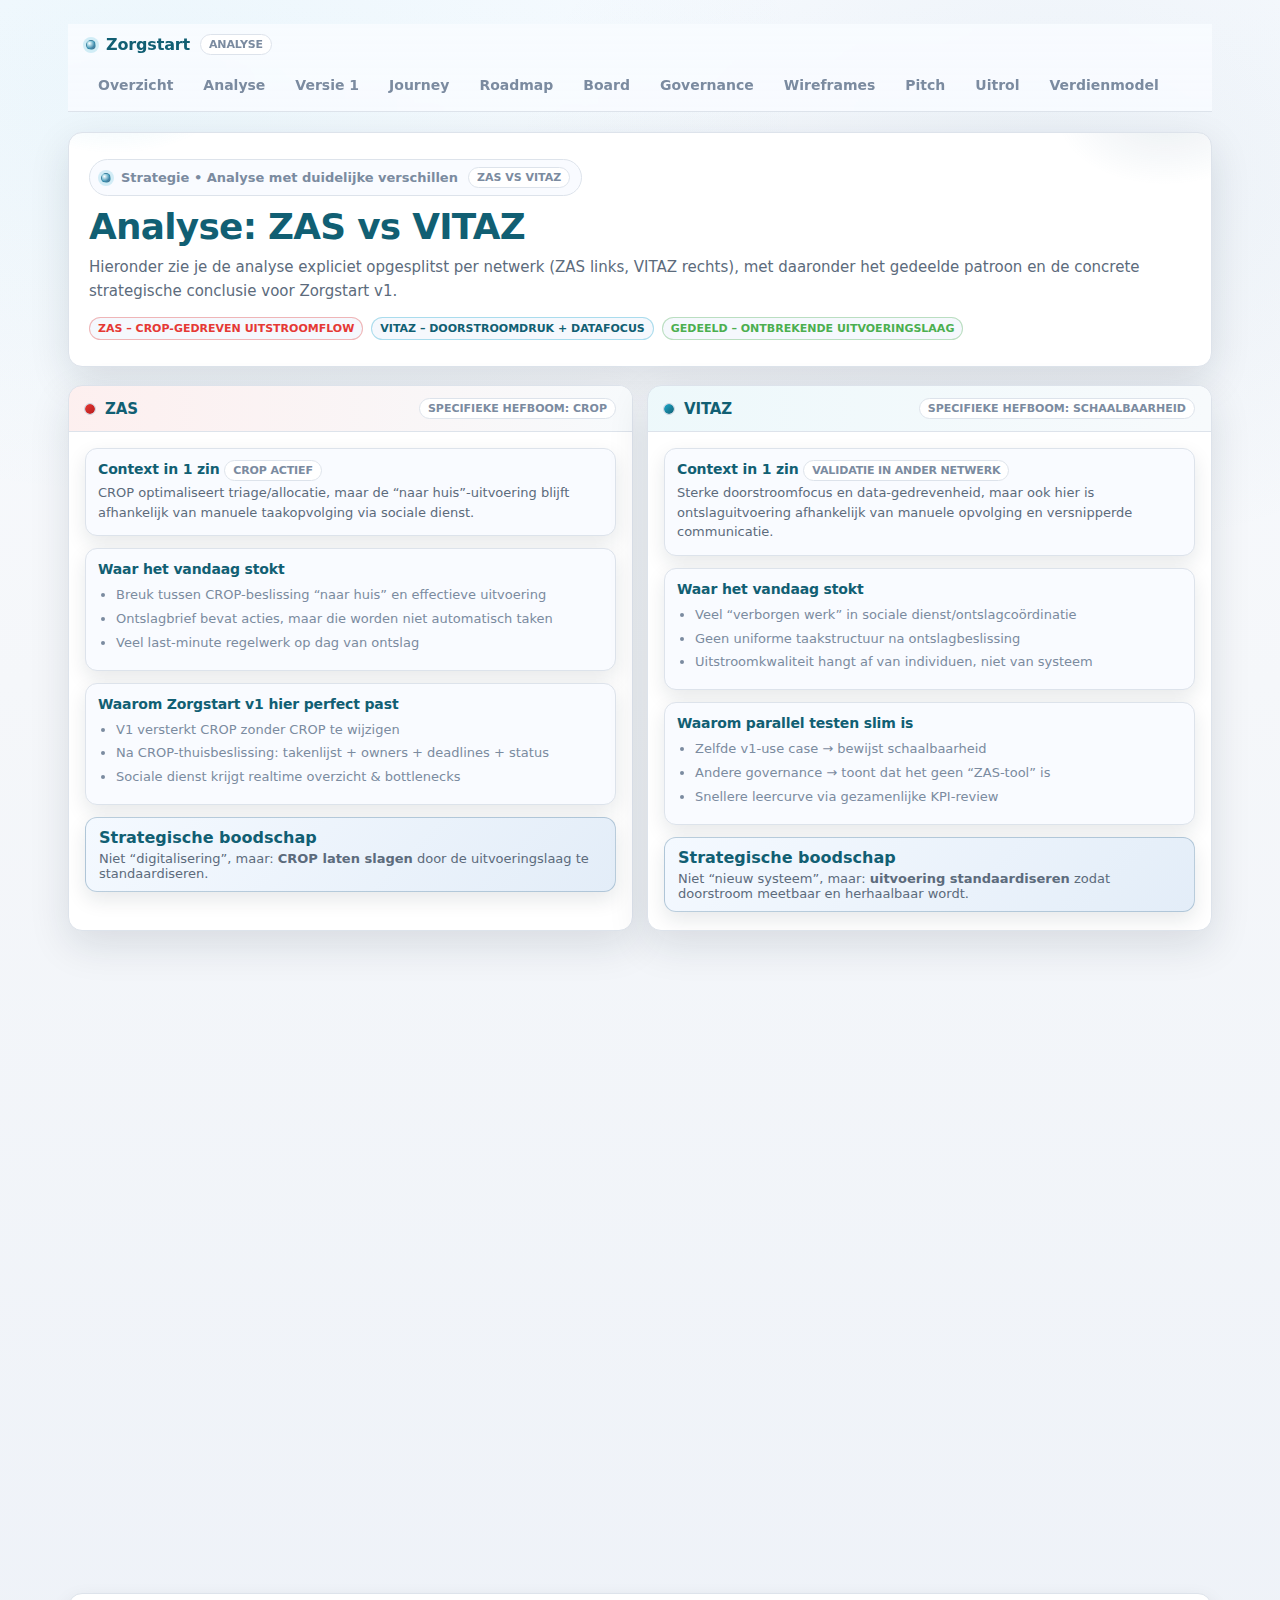
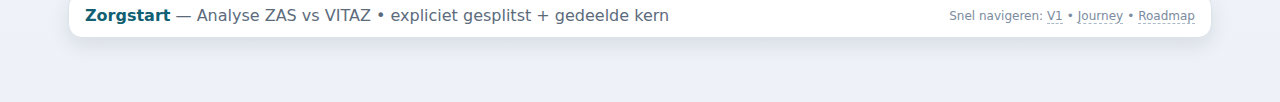
<file: analyse-zas-vitaz.html>
<!doctype html>
<html lang="nl">
<head>
  <meta charset="utf-8" />
  <meta name="viewport" content="width=device-width,initial-scale=1" />
  <title>Zorgstart — Analyse ZAS vs VITAZ</title>
  <meta name="description" content="Analyse expliciet opgesplitst per netwerk: ZAS (CROP-gedreven uitstroomflow) vs VITAZ (doorstroomdruk + datafocus), met gedeelde kernanalyse en strategische conclusie voor Zorgstart v1." />
  <link rel="stylesheet" href="style.css" />
</head>
<body>

<div class="wrap">
  <div class="topbar">
    <div class="topbar-inner">
      <div class="brand">
        <span class="dot"></span>
        <span>Zorgstart</span>
        <span class="badge">analyse</span>
      </div>
      <nav>
        <a class="navlink" href="index.html">Overzicht</a>
        <a class="navlink" href="strategy.html">Analyse</a>
        <a class="navlink" href="v1.html">Versie 1</a>
        <a class="navlink" href="journey.html">Journey</a>
        <a class="navlink" href="roadmap.html">Roadmap</a>
        <a class="navlink" href="board.html">Board</a>
        <a class="navlink" href="governance.html">Governance</a>
        <a class="navlink" href="wireframes.html">Wireframes</a>
        <a class="navlink" href="pitch.html">Pitch</a>
        <a class="navlink" href="uitrol.html">Uitrol</a>
        <a class="navlink" href="verdienmodel.html">Verdienmodel</a>
      </nav>
    </div>
  </div>

  <!-- Hero -->
  <section class="hero reveal">
    <div class="hero-inner" style="padding:26px 20px;">
      <div>
        <div class="pill">
          <span class="dot" style="width:10px;height:10px;border-radius:999px;box-shadow:0 0 0 3px rgba(31,170,205,.18);"></span>
          <span>Strategie • Analyse met duidelijke verschillen</span>
          <span class="badge">ZAS vs VITAZ</span>
        </div>
        <h1>Analyse: ZAS vs VITAZ</h1>
        <p class="sub">
          Hieronder zie je de analyse expliciet opgesplitst per netwerk (ZAS links, VITAZ rechts),
          met daaronder het gedeelde patroon en de concrete strategische conclusie voor Zorgstart v1.
        </p>
        <div style="display:flex;gap:8px;flex-wrap:wrap;margin-top:14px;">
          <span class="chip" style="border-color:rgba(229,57,53,.35);color:var(--bad);"><strong>ZAS</strong> – CROP-gedreven uitstroomflow</span>
          <span class="chip" style="border-color:rgba(31,170,205,.35);color:var(--brand-dark);"><strong>VITAZ</strong> – doorstroomdruk + datafocus</span>
          <span class="chip" style="border-color:rgba(76,175,80,.35);color:var(--accent);"><strong>Gedeeld</strong> – ontbrekende uitvoeringslaag</span>
        </div>
      </div>
    </div>
  </section>

  <!-- ZAS & VITAZ split -->
  <div class="grid2" style="margin-top:18px;">

    <!-- ZAS -->
    <section class="panel reveal">
      <div class="head" style="background:linear-gradient(90deg,rgba(229,57,53,.08),#f7fafc);">
        <div class="title"><span class="swatch bad"></span> ZAS</div>
        <span class="badge">Specifieke hefboom: CROP</span>
      </div>
      <div class="body">
        <div class="card">
          <h3>Context in 1 zin <span class="badge">CROP actief</span></h3>
          <p>CROP optimaliseert triage/allocatie, maar de “naar huis”-uitvoering blijft afhankelijk van manuele taakopvolging via sociale dienst.</p>
        </div>
        <div class="card" style="margin-top:12px;">
          <h3>Waar het vandaag stokt</h3>
          <ul>
            <li>Breuk tussen CROP-beslissing “naar huis” en effectieve uitvoering</li>
            <li>Ontslagbrief bevat acties, maar die worden niet automatisch taken</li>
            <li>Veel last-minute regelwerk op dag van ontslag</li>
          </ul>
        </div>
        <div class="card" style="margin-top:12px;">
          <h3>Waarom Zorgstart v1 hier perfect past</h3>
          <ul>
            <li>V1 versterkt CROP zonder CROP te wijzigen</li>
            <li>Na CROP-thuisbeslissing: takenlijst + owners + deadlines + status</li>
            <li>Sociale dienst krijgt realtime overzicht &amp; bottlenecks</li>
          </ul>
        </div>
        <div class="callout" style="margin-top:12px;">
          <strong>Strategische boodschap</strong>
          <p>Niet “digitalisering”, maar: <strong>CROP laten slagen</strong> door de uitvoeringslaag te standaardiseren.</p>
        </div>
      </div>
    </section>

    <!-- VITAZ -->
    <section class="panel reveal">
      <div class="head" style="background:linear-gradient(90deg,rgba(31,170,205,.08),#f7fafc);">
        <div class="title"><span class="swatch brand"></span> VITAZ</div>
        <span class="badge">Specifieke hefboom: schaalbaarheid</span>
      </div>
      <div class="body">
        <div class="card">
          <h3>Context in 1 zin <span class="badge">Validatie in ander netwerk</span></h3>
          <p>Sterke doorstroomfocus en data-gedrevenheid, maar ook hier is ontslaguitvoering afhankelijk van manuele opvolging en versnipperde communicatie.</p>
        </div>
        <div class="card" style="margin-top:12px;">
          <h3>Waar het vandaag stokt</h3>
          <ul>
            <li>Veel “verborgen werk” in sociale dienst/ontslagcoördinatie</li>
            <li>Geen uniforme taakstructuur na ontslagbeslissing</li>
            <li>Uitstroomkwaliteit hangt af van individuen, niet van systeem</li>
          </ul>
        </div>
        <div class="card" style="margin-top:12px;">
          <h3>Waarom parallel testen slim is</h3>
          <ul>
            <li>Zelfde v1-use case → bewijst schaalbaarheid</li>
            <li>Andere governance → toont dat het geen “ZAS-tool” is</li>
            <li>Snellere leercurve via gezamenlijke KPI-review</li>
          </ul>
        </div>
        <div class="callout" style="margin-top:12px;">
          <strong>Strategische boodschap</strong>
          <p>Niet “nieuw systeem”, maar: <strong>uitvoering standaardiseren</strong> zodat doorstroom meetbaar en herhaalbaar wordt.</p>
        </div>
      </div>
    </section>

  </div>

  <!-- Gedeelde kernanalyse -->
  <section class="panel reveal" style="margin-top:18px;">
    <div class="head" style="background:linear-gradient(90deg,rgba(76,175,80,.08),#f7fafc);">
      <div class="title"><span class="swatch accent"></span> Gedeelde kernanalyse</div>
      <span class="badge">Dit is de “why” van Zorgstart v1</span>
    </div>
    <div class="body">
      <div class="grid2">
        <div class="card">
          <h3>Wat beide netwerken al hebben</h3>
          <ul>
            <li>Triage / MDT / ontslagbeslissing</li>
            <li>Sociale dienst / ontslagcoördinatie</li>
            <li>Ontslagbrief als kernbron</li>
          </ul>
        </div>
        <div class="card">
          <h3>Wat beide missen</h3>
          <ul>
            <li>Digitale uitvoeringslaag: taken + toewijzing + deadlines</li>
            <li>Statusopvolging &amp; audit trail</li>
            <li>Bottleneck-beeld (waar stokt het?)</li>
          </ul>
        </div>
      </div>
      <div class="callout" style="margin-top:14px;">
        <strong>De systeembreuk (heel concreet)</strong>
        <p>De breuk zit <strong>tussen beslissing (“naar huis”) en uitvoering (“ontslag klaar”)</strong>. Daardoor ontstaan ligduurverlenging, last-minute stress en nazorgcorrecties. Zorgstart v1 vult exact dit gat: <strong>scraping → automatische taken → opvolging</strong>.</p>
      </div>
      <div class="card" style="margin-top:14px;">
        <h3>Wat v1 expliciet NIET doet (bewust voor draagvlak)</h3>
        <ul>
          <li>Geen medische beslissingen / geen triage / geen probleemgebieden</li>
          <li>Geen zorgbundels / geen patiëntvriendelijke output</li>
          <li>Geen “parallel systeem”: v1 hangt aan bestaande flow (CROP/ontslagoverleg)</li>
        </ul>
      </div>
    </div>
  </section>

  <!-- Strategische conclusie -->
  <section class="panel reveal" style="margin-top:18px;">
    <div class="head">
      <div class="title"><span class="swatch brand"></span> Strategische conclusie</div>
    </div>
    <div class="body">
      <p style="color:var(--muted);line-height:1.6;font-size:15px;margin:0;">
        ZAS is de <strong>procesreferentie</strong> (CROP-flow), VITAZ is de <strong>schaalbaarheidsvalidatie</strong>.
        De gedeelde kern is dezelfde: uitvoering na ontslagbeslissing moet systemisch en auditbaar worden.
      </p>
      <div style="display:flex;gap:10px;flex-wrap:wrap;margin-top:16px;">
        <a class="btn primary" href="#" onclick="window.print();return false;">Print / PDF</a>
        <a class="btn" href="strategy.html">Terug naar analyse</a>
      </div>
    </div>
  </section>

  <!-- Footer -->
  <div class="footer">
    <div><b>Zorgstart</b> — Analyse ZAS vs VITAZ &bull; expliciet gesplitst + gedeelde kern</div>
    <div class="small">Snel navigeren: <a href="v1.html">V1</a><span class="sep">•</span><a href="journey.html">Journey</a><span class="sep">•</span><a href="roadmap.html">Roadmap</a></div>
  </div>
</div>

<script>
const els = Array.from(document.querySelectorAll('.reveal'));
const io = new IntersectionObserver((entries)=>{
  entries.forEach(e => {
    if(e.isIntersecting){ e.target.classList.add('in'); io.unobserve(e.target); }
  });
}, {threshold:0.12});
els.forEach(el => io.observe(el));
const p=location.pathname.split('/').pop()||'index.html';
document.querySelectorAll('.navlink').forEach(a=>{
  if(a.getAttribute('href')===p) a.classList.add('active');
});
</script>

</body>
</html>
</file>
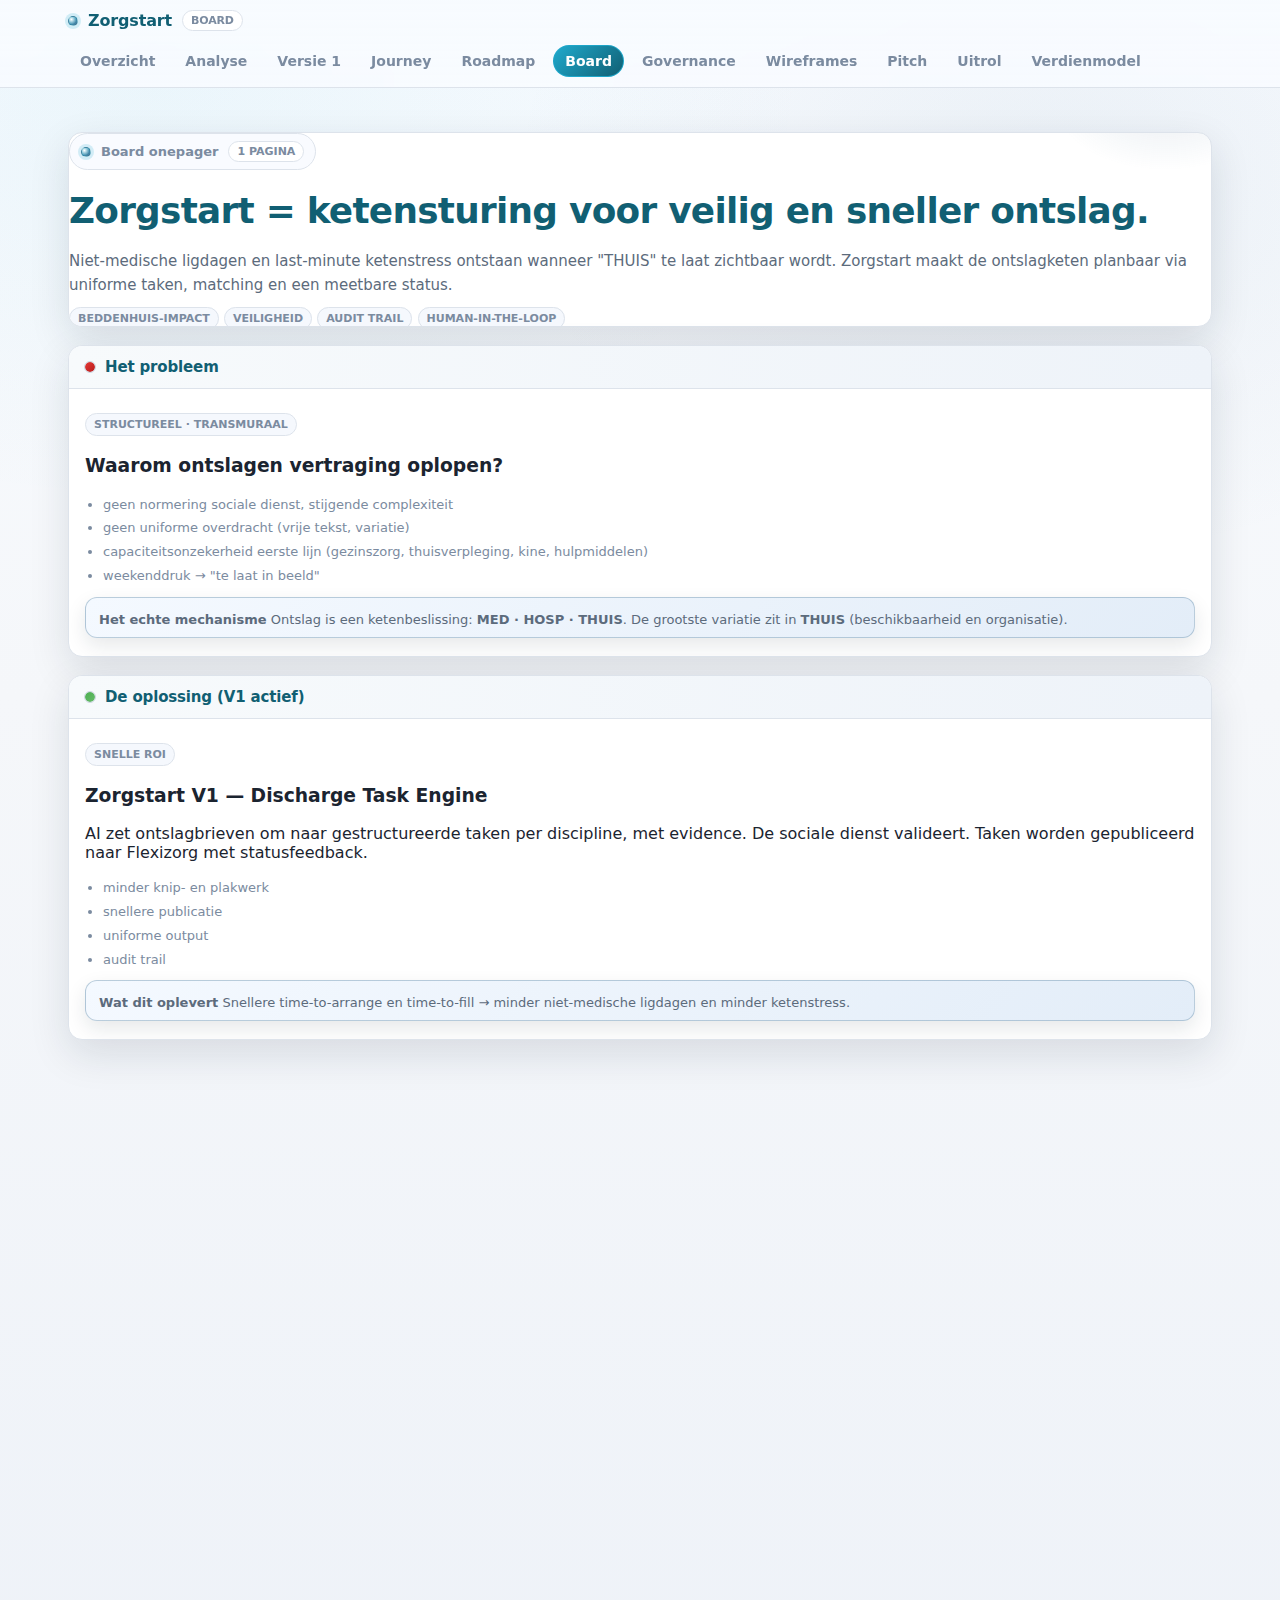
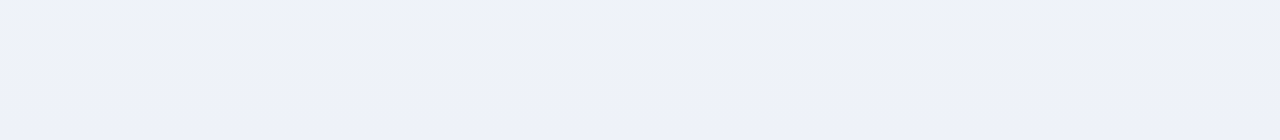
<file: board.html>
<!doctype html>
<html lang="nl">
<head>
    <meta charset="utf-8" />
    <meta name="viewport" content="width=device-width,initial-scale=1" />
    <title>Zorgstart — Board onepager</title>
    <meta name="description" content="Zorgstart Board onepager: probleem, oplossing, impact, KPI's, fasering, risico's." />

    <link rel="stylesheet" href="style.css" />
  </head>

<body>
  <div class="topbar">
    <div class="topbar-inner">
      <div class="brand">
        <span class="dot"></span>
        <span>Zorgstart</span>
        <span class="badge">board</span>
      </div>
      <nav>
        <a class="navlink" href="index.html">Overzicht</a>
        <a class="navlink" href="strategy.html">Analyse</a>
        <a class="navlink" href="v1.html">Versie 1</a>
        <a class="navlink" href="journey.html">Journey</a>
        <a class="navlink" href="roadmap.html">Roadmap</a>
        <a class="navlink" href="board.html">Board</a>
        <a class="navlink" href="governance.html">Governance</a>
        <a class="navlink" href="wireframes.html">Wireframes</a>
        <a class="navlink" href="pitch.html">Pitch</a>
        <a class="navlink" href="uitrol.html">Uitrol</a>
        <a class="navlink" href="verdienmodel.html">Verdienmodel</a>
      </nav>
    </div>
  </div>

<div class="wrap">
  <section class="hero">
    <div class="hero-inner">
      <div class="pill">
        <span class="dot" style="width:10px;height:10px;box-shadow:0 0 0 3px rgba(31,170,205,.18);"></span>
        <span>Board onepager</span>
        <span class="badge">1 pagina</span>
      </div>
      <h1>Zorgstart = ketensturing voor veilig en sneller ontslag.</h1>
      <p class="sub">
        Niet-medische ligdagen en last-minute ketenstress ontstaan wanneer "THUIS" te laat zichtbaar wordt.
        Zorgstart maakt de ontslagketen planbaar via uniforme taken, matching en een meetbare status.
      </p>
      <div class="chiprow">
        <span class="chip">beddenhuis-impact</span>
        <span class="chip">veiligheid</span>
        <span class="chip">audit trail</span>
        <span class="chip">human-in-the-loop</span>
      </div>
    </div>
  </section>

  <section class="section reveal">
    <div class="panel">
      <div class="head">
        <div class="title"><span class="swatch bad"></span> Het probleem</div>
      </div>
      <div class="body">
        <div class="chips"><span class="chip">structureel · transmuraal</span></div>
        <h3>Waarom ontslagen vertraging oplopen?</h3>
        <ul>
          <li>geen normering sociale dienst, stijgende complexiteit</li>
          <li>geen uniforme overdracht (vrije tekst, variatie)</li>
          <li>capaciteitsonzekerheid eerste lijn (gezinszorg, thuisverpleging, kine, hulpmiddelen)</li>
          <li>weekenddruk → "te laat in beeld"</li>
        </ul>
        <div class="callout" style="margin-top:10px">
          <p><b>Het echte mechanisme</b> Ontslag is een ketenbeslissing: <b>MED · HOSP · THUIS</b>. De grootste variatie zit in <b>THUIS</b> (beschikbaarheid en organisatie).</p>
        </div>
      </div>
    </div>
  </section>

  <section class="section reveal">
    <div class="panel">
      <div class="head">
        <div class="title"><span class="swatch accent"></span> De oplossing (V1 actief)</div>
      </div>
      <div class="body">
        <div class="chips"><span class="chip">snelle ROI</span></div>
        <h3>Zorgstart V1 — Discharge Task Engine</h3>
        <p>AI zet ontslagbrieven om naar gestructureerde taken per discipline, met evidence. De sociale dienst valideert. Taken worden gepubliceerd naar Flexizorg met statusfeedback.</p>
        <ul>
          <li>minder knip- en plakwerk</li>
          <li>snellere publicatie</li>
          <li>uniforme output</li>
          <li>audit trail</li>
        </ul>
        <div class="callout" style="margin-top:10px">
          <p><b>Wat dit oplevert</b> Snellere time-to-arrange en time-to-fill → minder niet-medische ligdagen en minder ketenstress.</p>
        </div>
      </div>
    </div>
  </section>

  <section class="section reveal">
    <div class="panel">
      <div class="head">
        <div class="title"><span class="swatch brand"></span> KPI's (meetbaar in V1)</div>
      </div>
      <div class="body">
        <div class="chips"><span class="chip">CMO-proof</span></div>
        <div class="kpis" style="margin-top:12px">
          <div class="kpi">
            <span class="label">Tijd upload → takenvoorstel</span>
            <span class="hint">technische throughput, schaalbaarheid</span>
            <span class="badge">efficiency</span>
          </div>
          <div class="kpi">
            <span class="label">Tijd voorstel → approve</span>
            <span class="hint">triage-efficiëntie sociale dienst</span>
            <span class="badge">workflow</span>
          </div>
          <div class="kpi">
            <span class="label">Time-to-fill per discipline</span>
            <span class="hint">ketencapaciteit en invulling</span>
            <span class="badge">keten</span>
          </div>
          <div class="kpi">
            <span class="label">% edits op AI-voorstel</span>
            <span class="hint">kwaliteit, training, governance</span>
            <span class="badge">quality</span>
          </div>
        </div>
      </div>
    </div>
  </section>

  <section class="section reveal">
    <div class="panel">
      <div class="head">
        <div class="title"><span class="swatch brand"></span> Groeipad (zonder te oversellen)</div>
      </div>
      <div class="body">
        <div class="chips"><span class="chip">V2+</span></div>
        <h3>Van V1 naar volledige Zorgstart</h3>
        <ul>
          <li>probleemgebieden (taxonomie) → zorgbundels</li>
          <li>geïntegreerd zorgplan incl. medicatieschema</li>
          <li>patiëntvertaling ("Uw zorg thuis")</li>
          <li>ketenmonitor MED/HOSP/THUIS</li>
        </ul>
        <div class="callout" style="margin-top:10px">
          <p><b>Positionering</b> V1 is de motor en datalaag. De volledige versie is de architectuur.</p>
          <div class="chips" style="margin-top:6px">
            <span class="chip">gefaseerd</span>
            <span class="chip">bestuurbaar</span>
          </div>
        </div>
      </div>
    </div>
  </section>

  <div class="footer reveal">
    <div>Extra: <a href="governance.html">Governance & GDPR</a> · <a href="wireframes.html">Wireframes</a></div>
    <div class="small"><a href="index.html">← Terug naar Home</a></div>
  </div>
</div>

<script>
const p=location.pathname.split('/').pop()||'index.html';
document.querySelectorAll('.navlink').forEach(a=>{
  if(a.getAttribute('href')===p) a.classList.add('active');
});
const els=Array.from(document.querySelectorAll('.reveal'));
const io=new IntersectionObserver(entries=>{
  entries.forEach(e=>{if(e.isIntersecting){e.target.classList.add('in');io.unobserve(e.target);}});
},{threshold:.12});
els.forEach(el=>io.observe(el));
</script>
</body>
</html>
</file>
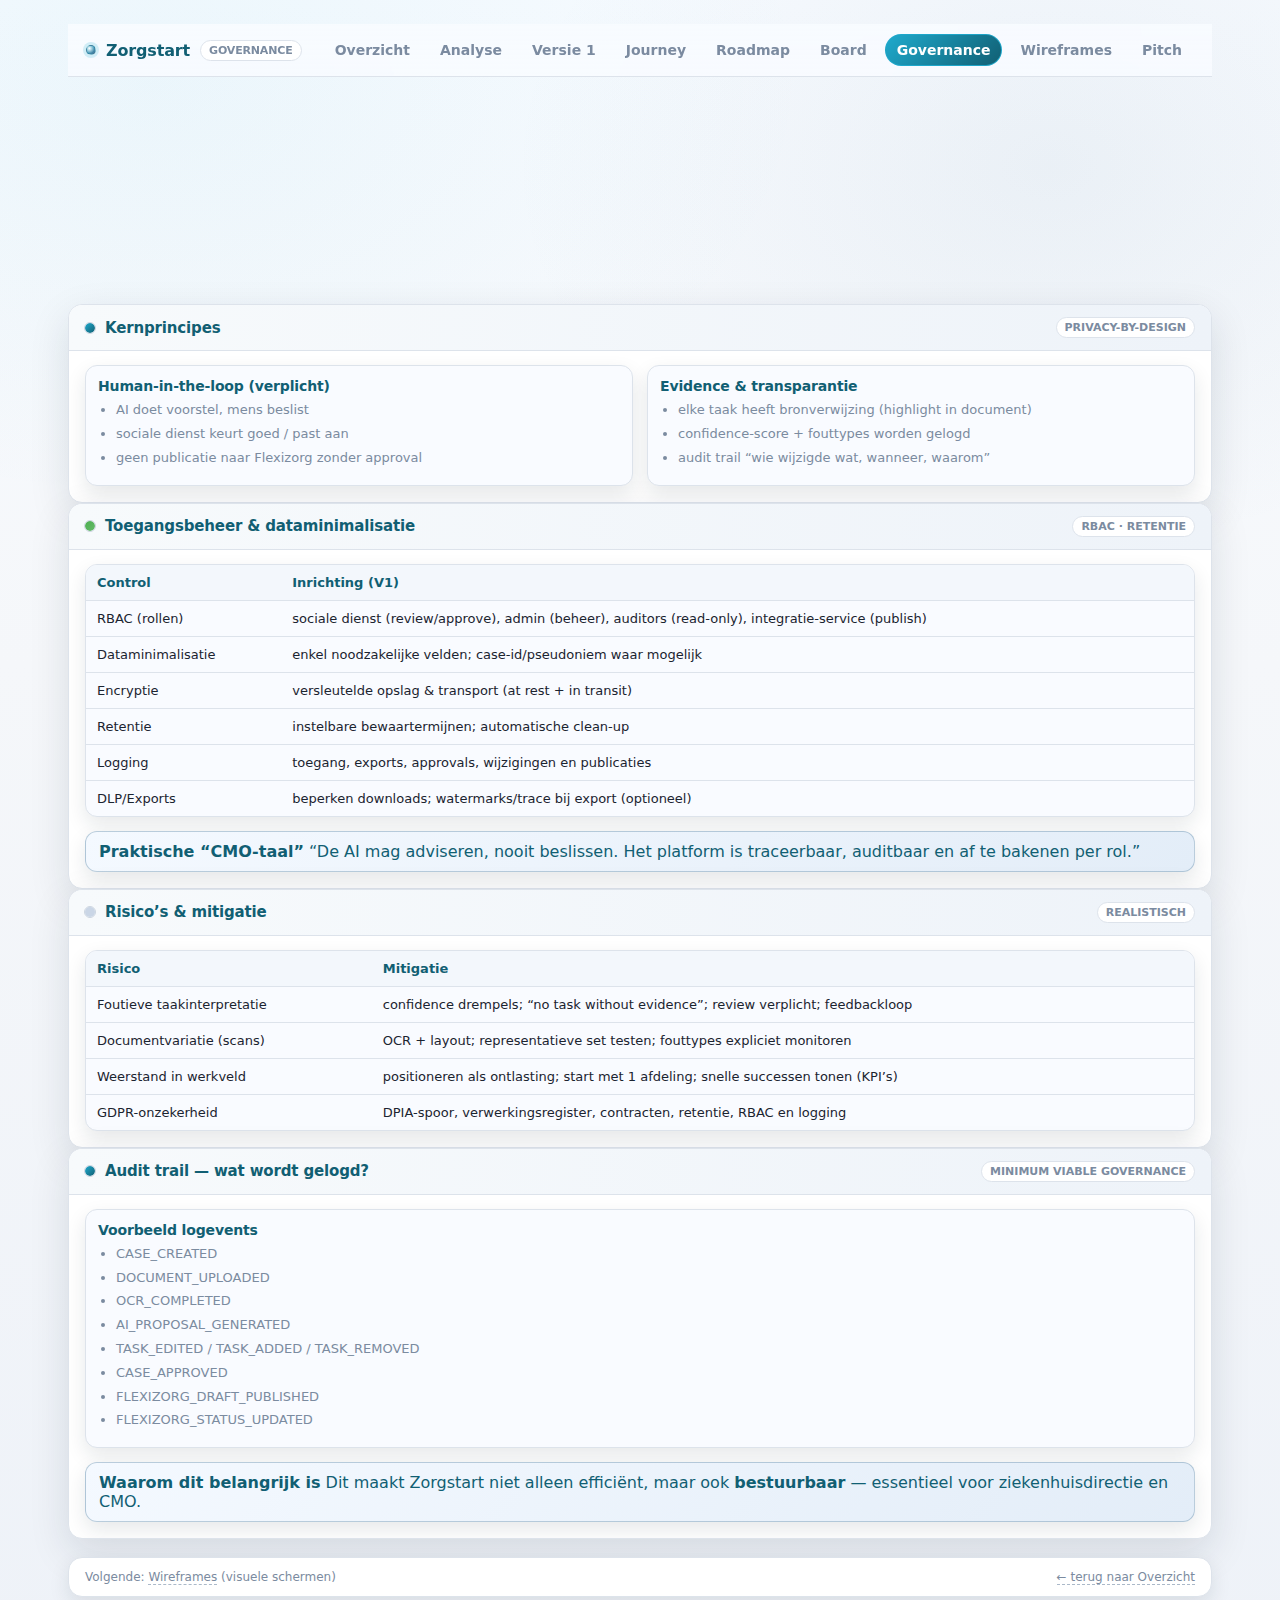
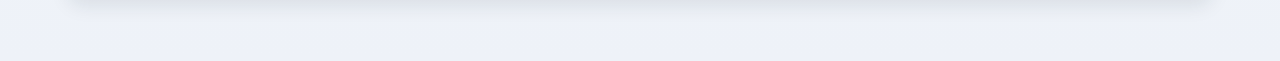
<file: governance.html>
<!doctype html>
<html lang="nl">
<head>
  <meta charset="utf-8" />
  <meta name="viewport" content="width=device-width,initial-scale=1" />
  <title>Zorgstart — Governance & compliance</title>
  <meta name="description" content="Zorgstart governance: human-in-the-loop, audit trail, privacy-by-design, rolgebaseerde toegang, risico’s en mitigatie." />

  <link rel="stylesheet" href="style.css" />
</head>

<body>
  <div class="wrap">
    <div class="topbar">
      <div class="topbar-inner">
        <div class="brand">
          <span class="dot"></span>
          <span>Zorgstart</span>
          <span class="badge">governance</span>
        </div>
        <nav>
            <a class="navlink" href="index.html">Overzicht</a>
            <a class="navlink" href="strategy.html">Analyse</a>
            <a class="navlink" href="v1.html">Versie 1</a>
            <a class="navlink" href="journey.html">Journey</a>
            <a class="navlink" href="roadmap.html">Roadmap</a>
            <a class="navlink" href="board.html">Board</a>
            <a class="navlink" href="governance.html">Governance</a>
            <a class="navlink" href="wireframes.html">Wireframes</a>
            <a class="navlink" href="pitch.html">Pitch</a>
        </nav>
      </div>
    </div>

    <section class="hero">
      <div class="hero-inner">
        <div class="pill">
          <span class="badge">Governance &amp; compliance</span>
          <span>decision support</span>
        </div>
        <h1>Veilig, traceerbaar en menselijk: AI als beslissingsondersteuning</h1>
        <p class="sub">Zorgstart is ontworpen als <strong>decision support</strong> met verplichte menselijke goedkeuring. Elke output is herleidbaar naar bronpassages (evidence), met audit trail en rolgebaseerde toegang.</p>
      </div>
    </section>

    <div class="panel">
      <div class="head">
        <div class="title"><span class="swatch brand"></span> Kernprincipes</div>
        <span class="badge">privacy-by-design</span>
      </div>
      <div class="content">
        <div class="grid2">
          <div class="card">
            <h3>Human-in-the-loop (verplicht)</h3>
            <ul class="list">
              <li>AI doet voorstel, mens beslist</li>
              <li>sociale dienst keurt goed / past aan</li>
              <li>geen publicatie naar Flexizorg zonder approval</li>
            </ul>
          </div>
          <div class="card">
            <h3>Evidence &amp; transparantie</h3>
            <ul class="list">
              <li>elke taak heeft bronverwijzing (highlight in document)</li>
              <li>confidence-score + fouttypes worden gelogd</li>
              <li>audit trail &ldquo;wie wijzigde wat, wanneer, waarom&rdquo;</li>
            </ul>
          </div>
        </div>
      </div>
    </div>

    <div class="panel">
      <div class="head">
        <div class="title"><span class="swatch accent"></span> Toegangsbeheer &amp; dataminimalisatie</div>
        <span class="badge">RBAC &middot; retentie</span>
      </div>
      <div class="content">
        <table class="table">
          <tr><th>Control</th><th>Inrichting (V1)</th></tr>
          <tr><td>RBAC (rollen)</td><td>sociale dienst (review/approve), admin (beheer), auditors (read-only), integratie-service (publish)</td></tr>
          <tr><td>Dataminimalisatie</td><td>enkel noodzakelijke velden; case-id/pseudoniem waar mogelijk</td></tr>
          <tr><td>Encryptie</td><td>versleutelde opslag &amp; transport (at rest + in transit)</td></tr>
          <tr><td>Retentie</td><td>instelbare bewaartermijnen; automatische clean-up</td></tr>
          <tr><td>Logging</td><td>toegang, exports, approvals, wijzigingen en publicaties</td></tr>
          <tr><td>DLP/Exports</td><td>beperken downloads; watermarks/trace bij export (optioneel)</td></tr>
        </table>
        <div class="callout" style="margin-top:14px">
          <b>Praktische &ldquo;CMO-taal&rdquo;</b>
          &ldquo;De AI mag adviseren, nooit beslissen. Het platform is traceerbaar, auditbaar en af te bakenen per rol.&rdquo;
        </div>
      </div>
    </div>

    <div class="panel">
      <div class="head">
        <div class="title"><span class="swatch"></span> Risico&rsquo;s &amp; mitigatie</div>
        <span class="badge">realistisch</span>
      </div>
      <div class="content">
        <table class="table">
          <tr><th>Risico</th><th>Mitigatie</th></tr>
          <tr><td>Foutieve taakinterpretatie</td><td>confidence drempels; &ldquo;no task without evidence&rdquo;; review verplicht; feedbackloop</td></tr>
          <tr><td>Documentvariatie (scans)</td><td>OCR + layout; representatieve set testen; fouttypes expliciet monitoren</td></tr>
          <tr><td>Weerstand in werkveld</td><td>positioneren als ontlasting; start met 1 afdeling; snelle successen tonen (KPI&rsquo;s)</td></tr>
          <tr><td>GDPR-onzekerheid</td><td>DPIA-spoor, verwerkingsregister, contracten, retentie, RBAC en logging</td></tr>
        </table>
      </div>
    </div>

    <div class="panel">
      <div class="head">
        <div class="title"><span class="swatch brand"></span> Audit trail &mdash; wat wordt gelogd?</div>
        <span class="badge">minimum viable governance</span>
      </div>
      <div class="content">
        <div class="card">
          <h3>Voorbeeld logevents</h3>
          <ul class="list">
            <li>CASE_CREATED</li>
            <li>DOCUMENT_UPLOADED</li>
            <li>OCR_COMPLETED</li>
            <li>AI_PROPOSAL_GENERATED</li>
            <li>TASK_EDITED / TASK_ADDED / TASK_REMOVED</li>
            <li>CASE_APPROVED</li>
            <li>FLEXIZORG_DRAFT_PUBLISHED</li>
            <li>FLEXIZORG_STATUS_UPDATED</li>
          </ul>
        </div>
        <div class="callout" style="margin-top:14px">
          <b>Waarom dit belangrijk is</b>
          Dit maakt Zorgstart niet alleen effici&euml;nt, maar ook <strong>bestuurbaar</strong> &mdash; essentieel voor ziekenhuisdirectie en CMO.
        </div>
      </div>
    </div>

    <div class="footer">
      <span class="small">Volgende: <a href="wireframes.html">Wireframes</a> (visuele schermen)</span>
      <span class="small"><a href="index.html">&larr; terug naar Overzicht</a></span>
    </div>

  </div>
  <script>
    const p=location.pathname.split('/').pop()||'index.html';
    document.querySelectorAll('.navlink').forEach(a=>{
      if(a.getAttribute('href')===p) a.classList.add('active');
    });
    document.querySelectorAll('section').forEach(s=>s.classList.add('reveal'));
  </script>

</body>
</html>
</file>
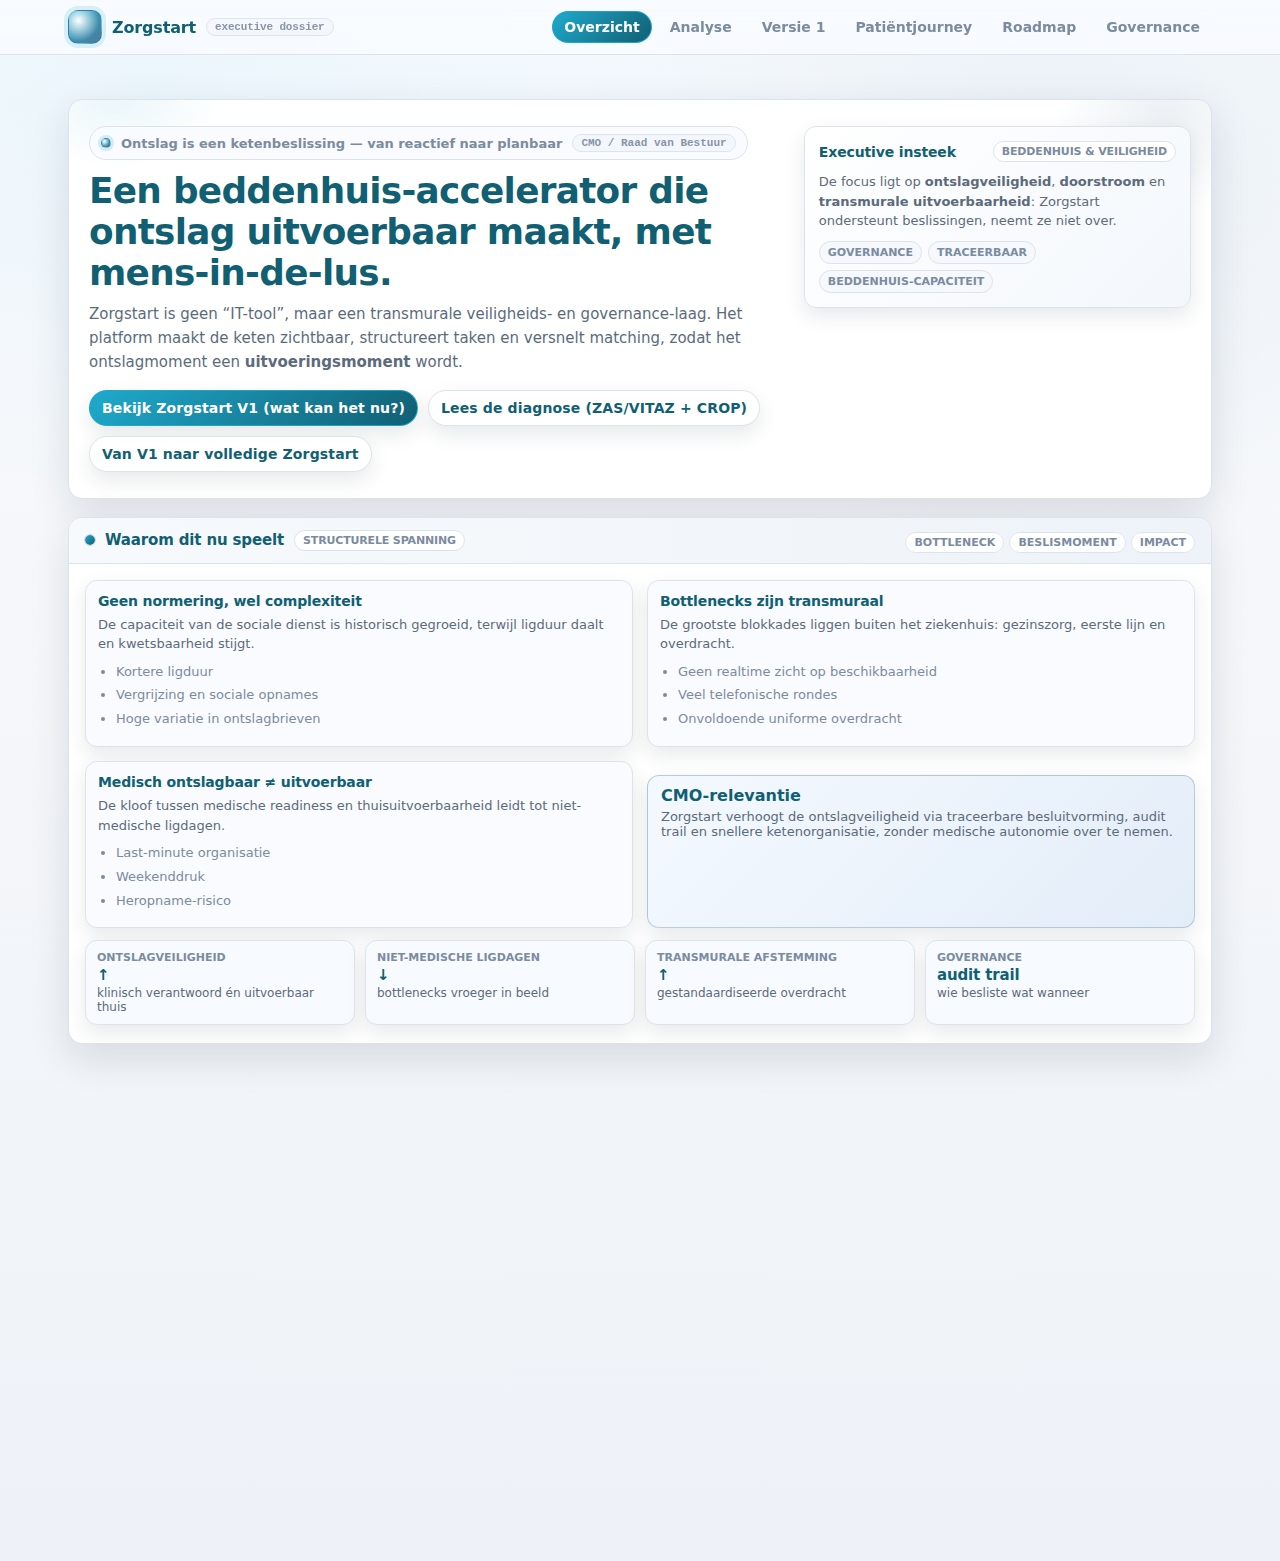
<file: index2.html>
<!doctype html>
<html lang="nl">
<head>
  <meta charset="utf-8" />
  <meta name="viewport" content="width=device-width,initial-scale=1" />
  <title>Zorgstart — Transmurale Ontslagarchitectuur</title>
  <link rel="stylesheet" href="style.css" />
</head>
<body>
  <!-- optioneel: grid-achtergrond, zelfde klasse als vorige pagina
  <div class="grid" aria-hidden="true"></div>
  -->

  <!-- Topbar -->
  <div class="topbar">
    <div class="inner">
      <div class="brand">
        <span class="logo" aria-hidden="true"></span>
        <span>Zorgstart</span>
        <span class="kbd">executive dossier</span>
      </div>
      <nav class="nav" aria-label="Hoofdnavigatie">
        <a class="active" href="index.html">Overzicht</a>
        <a href="analysis.html">Analyse</a>
        <a href="v1.html">Versie 1</a>
        <a href="journey.html">Patiëntjourney</a>
        <a href="roadmap.html">Roadmap</a>
        <a href="governance.html">Governance</a>
      </nav>
    </div>
  </div>

  <div class="wrap">
    <!-- Hero / executive intro -->
    <section class="hero reveal" id="top">
      <div class="inner">
        <div>
          <div class="pill">
            <span class="dot"></span>
            <span><b>Ontslag is een ketenbeslissing</b> — van reactief naar planbaar</span>
            <span class="kbd">CMO / Raad van Bestuur</span>
          </div>

          <h1>Een beddenhuis-accelerator die ontslag uitvoerbaar maakt, met mens-in-de-lus.</h1>
          <p class="sub">
            Zorgstart is geen “IT-tool”, maar een transmurale veiligheids- en governance-laag.
            Het platform maakt de keten zichtbaar, structureert taken en versnelt matching, zodat het ontslagmoment
            een <b>uitvoeringsmoment</b> wordt.
          </p>

          <div class="ctaRow">
            <a class="btn primary" href="v1.html">Bekijk Zorgstart V1 (wat kan het nu?)</a>
            <a class="btn" href="analysis.html">Lees de diagnose (ZAS/VITAZ + CROP)</a>
            <a class="btn" href="roadmap.html">Van V1 naar volledige Zorgstart</a>
          </div>
        </div>

        <div class="miniPanel">
          <h3>
            Executive insteek
            <span class="badge">beddenhuis & veiligheid</span>
          </h3>
          <p>
            De focus ligt op <b>ontslagveiligheid</b>, <b>doorstroom</b> en <b>transmurale uitvoerbaarheid</b>:
            Zorgstart ondersteunt beslissingen, neemt ze niet over.
          </p>
          <div class="tagRow">
            <span class="tag">governance</span>
            <span class="tag">traceerbaar</span>
            <span class="tag">beddenhuis-capaciteit</span>
          </div>
        </div>
      </div>
    </section>

    <!-- Sectie: Waarom dit nu speelt -->
    <section class="section panel reveal">
      <div class="head">
        <div class="title">
          <span class="swatch brand"></span>
          <span>Waarom dit nu speelt</span>
          <span class="badge">structurele spanning</span>
        </div>
        <div class="links">
          <span class="badge">bottleneck</span>
          <span class="badge">beslismoment</span>
          <span class="badge">impact</span>
        </div>
      </div>

      <div class="body">
        <div class="grid2">
          <div class="card">
            <h3>Geen normering, wel complexiteit</h3>
            <p>
              De capaciteit van de sociale dienst is historisch gegroeid, terwijl ligduur daalt en kwetsbaarheid stijgt.
            </p>
            <ul>
              <li>Kortere ligduur</li>
              <li>Vergrijzing en sociale opnames</li>
              <li>Hoge variatie in ontslagbrieven</li>
            </ul>
          </div>

          <div class="card">
            <h3>Bottlenecks zijn transmuraal</h3>
            <p>
              De grootste blokkades liggen buiten het ziekenhuis: gezinszorg, eerste lijn en overdracht.
            </p>
            <ul>
              <li>Geen realtime zicht op beschikbaarheid</li>
              <li>Veel telefonische rondes</li>
              <li>Onvoldoende uniforme overdracht</li>
            </ul>
          </div>
        </div>

        <div class="grid2" style="margin-top:14px">
          <div class="card">
            <h3>Medisch ontslagbaar ≠ uitvoerbaar</h3>
            <p>
              De kloof tussen medische readiness en thuisuitvoerbaarheid leidt tot niet-medische ligdagen.
            </p>
            <ul>
              <li>Last-minute organisatie</li>
              <li>Weekenddruk</li>
              <li>Heropname-risico</li>
            </ul>
          </div>

          <div class="callout">
            <b>CMO-relevantie</b>
            <p>
              Zorgstart verhoogt de ontslagveiligheid via traceerbare besluitvorming, audit trail en snellere ketenorganisatie,
              zonder medische autonomie over te nemen.
            </p>
          </div>
        </div>

        <div class="kpis">
          <div class="kpi">
            <div class="label">Ontslagveiligheid</div>
            <div class="value">↑</div>
            <div class="hint">klinisch verantwoord én uitvoerbaar thuis</div>
          </div>
          <div class="kpi">
            <div class="label">Niet-medische ligdagen</div>
            <div class="value">↓</div>
            <div class="hint">bottlenecks vroeger in beeld</div>
          </div>
          <div class="kpi">
            <div class="label">Transmurale afstemming</div>
            <div class="value">↑</div>
            <div class="hint">gestandaardiseerde overdracht</div>
          </div>
          <div class="kpi">
            <div class="label">Governance</div>
            <div class="value">audit trail</div>
            <div class="hint">wie besliste wat wanneer</div>
          </div>
        </div>
      </div>
    </section>

    <!-- Sectie: 3 stoppers -->
    <section class="section panel reveal">
      <div class="head">
        <div class="title">
          <span class="swatch accent"></span>
          <span>De 3 stoppers in elke ontslagketen</span>
          <span class="badge">GO / NO-GO</span>
        </div>
        <div class="links">
          <span class="badge">oranje = actie nodig</span>
          <span class="badge">groen = uitvoerbaar</span>
          <span class="badge">rood = blokkade</span>
        </div>
      </div>

      <div class="body">
        <div class="grid2">
          <div class="card">
            <h3>De drie kernvragen</h3>
            <div class="kpis">
              <div class="kpi">
                <div class="label">MED</div>
                <div class="value">Medisch & specialist</div>
                <div class="hint">Is ontslag klinisch verantwoord? (stabiliteit, plan afgerond, medicatie OK)</div>
              </div>
              <div class="kpi">
                <div class="label">HOSP</div>
                <div class="value">Ziekenhuisorganisatie</div>
                <div class="hint">Is het ontslag logistiek planbaar? (transport, administratie, timing, weekend)</div>
              </div>
              <div class="kpi">
                <div class="label">THUIS</div>
                <div class="value">Thuis / 1e lijn</div>
                <div class="hint">Is het thuis uitvoerbaar? (capaciteit, hulpmiddelen, mantelzorg, woning klaar)</div>
              </div>
            </div>
          </div>

          <div class="card">
            <h3>Wat Zorgstart nu al doet</h3>
            <p>
              Versie 1 pakt de traagste schakel aan: ontslagbrief → gestructureerde taken → snelle publicatie naar Flexizorg,
              zodat <b>THUIS</b> sneller groen wordt.
            </p>
            <div class="tagRow" style="margin-top:10px">
              <span class="tag">human-in-the-loop</span>
              <span class="tag">audit trail</span>
              <span class="tag">snellere time-to-fill</span>
            </div>
            <p style="margin-top:10px;font-size:12px;color:var(--muted-soft)">
              De medische beslissing blijft waar ze hoort; Zorgstart maakt de uitvoering planbaar en traceerbaar.
            </p>
          </div>
        </div>

        <div class="callout" style="margin-top:16px">
          <b>Waar we naartoe bouwen</b>
          <p>
            Van probleemgebieden naar zorgbundels en een integraal zorgplan (incl. medicatieschema) met patiëntvertaling
            en ketenmonitoring over instellingen heen.
          </p>
        </div>
      </div>
    </section>

    <!-- Footer -->
    <footer class="footer reveal">
      <div>
        <b>Zorgstart</b> — transmurale ontslagarchitectuur
        <span class="sep">•</span>
        <span class="small">Demo-site voor ziekenhuisdirectie</span>
      </div>
      <div class="small">
        Snel navigeren:
        <a href="v1.html">V1</a> <span class="sep">•</span>
        <a href="journey.html">Journey</a> <span class="sep">•</span>
        <a href="roadmap.html">Roadmap</a>
      </div>
    </footer>
  </div>

  <script>
    // Minimal reveal animatie (zelfde patroon als andere pagina)
    const els = Array.from(document.querySelectorAll('.reveal'));
    const io = new IntersectionObserver((entries)=> {
      entries.forEach(e => {
        if(e.isIntersecting){ e.target.classList.add('in'); io.unobserve(e.target); }
      });
    }, {threshold:0.12});
    els.forEach(el => io.observe(el));
  </script>
</body>
</html>
</file>
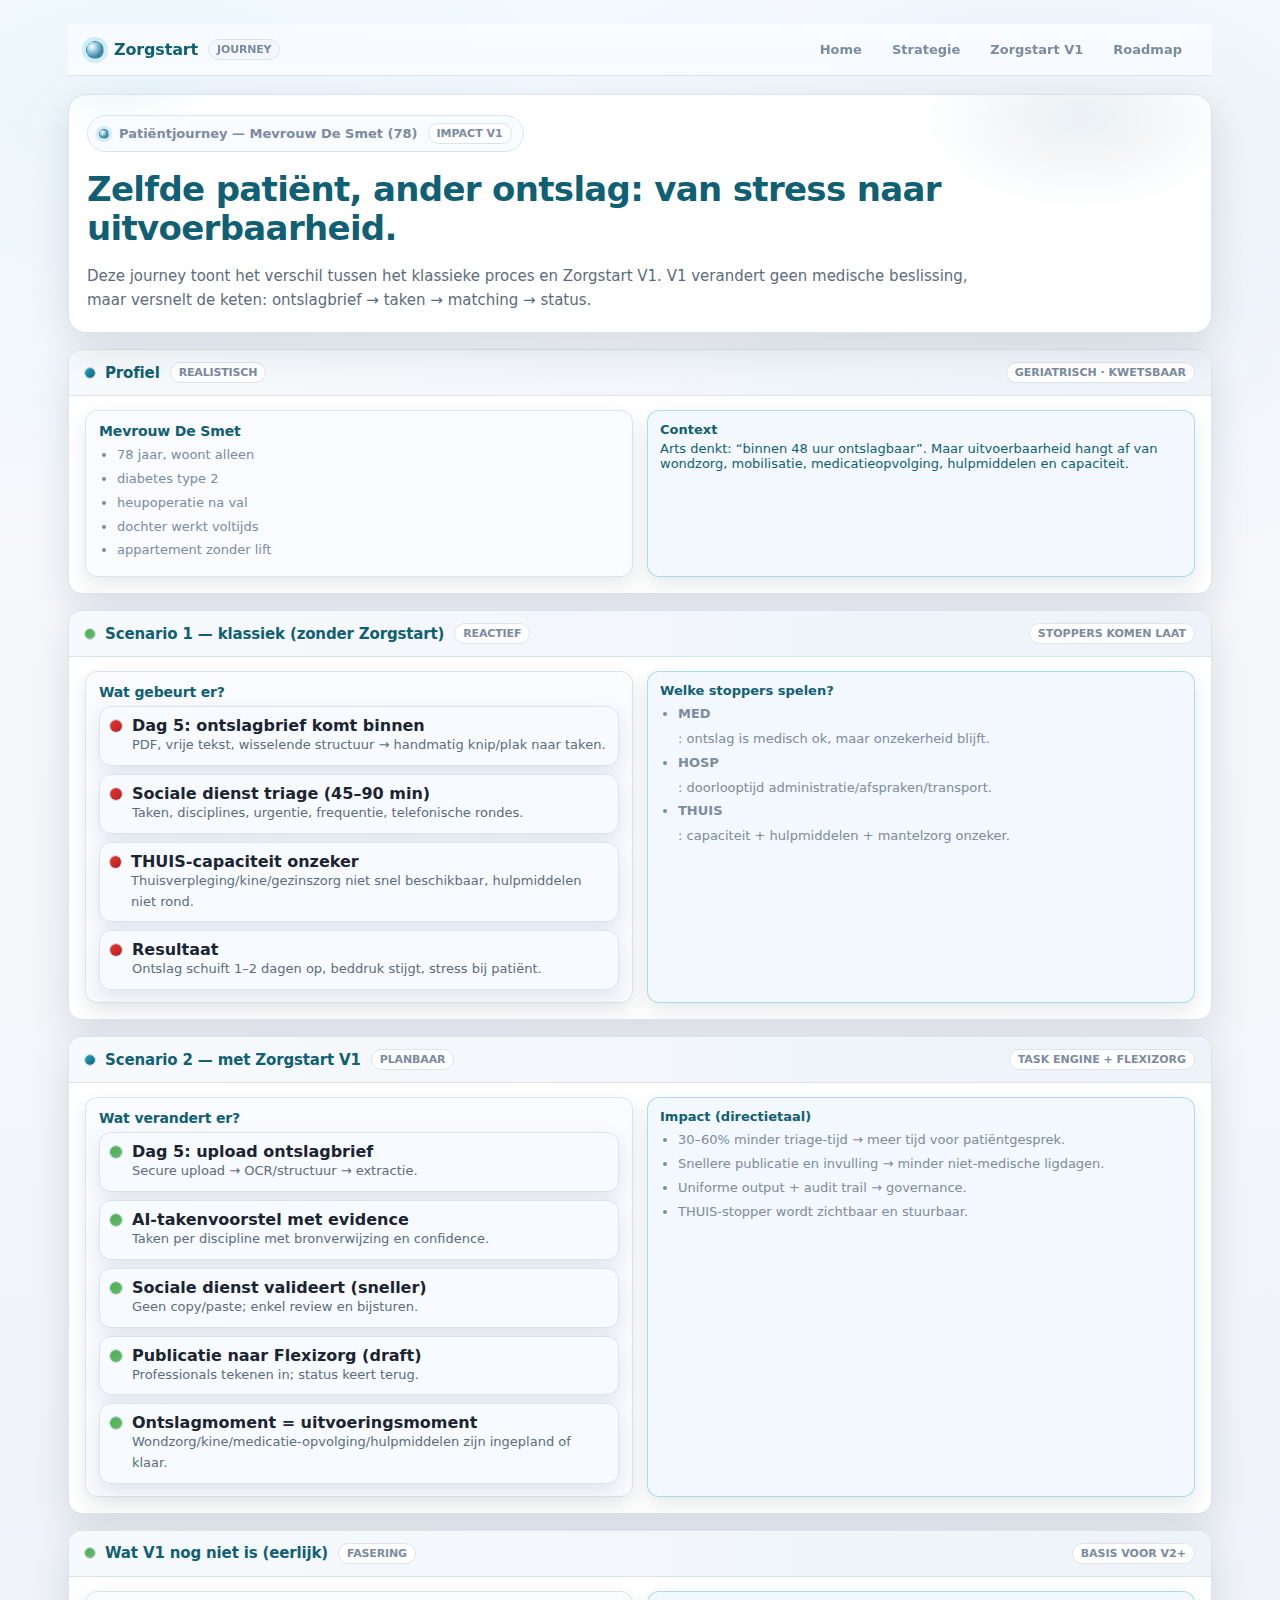
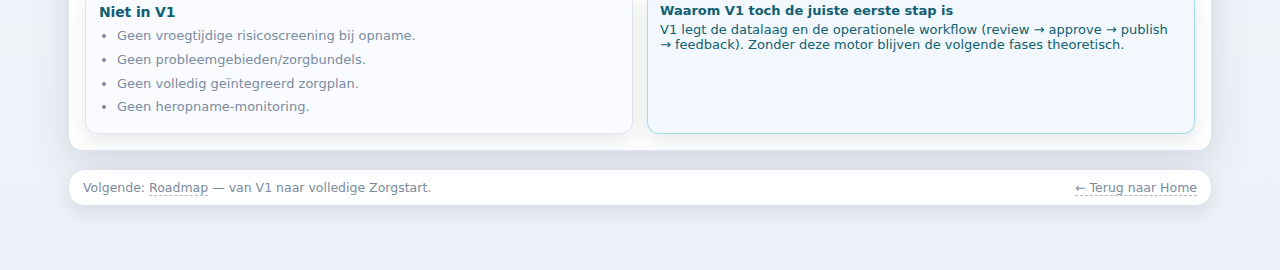
<file: journey.html>
<!doctype html>
<html lang="nl">
<head>
  <meta charset="utf-8" />
  <meta name="viewport" content="width=device-width,initial-scale=1" />
  <title>Zorgstart — Patiëntjourney (impact V1)</title>
  <meta name="description" content="Patiëntjourney: Mevrouw De Smet (78). Klassiek vs Zorgstart V1. Impact op patiënt, sociale dienst en beddenhuis." />

  <style>
    :root{
      --bg:#f5f7fa;
      --bg-soft:#ffffff;
      --border:#dde3eb;
      --border-strong:#c6d0dd;
      --text:#1b2430;
      --muted:#5c6b7c;
      --muted-soft:#7b8ba0;

      --brand:#1faacd;
      --brand-dark:#115f73;
      --accent:#4caf50;
      --bad:#e53935;

      --shadow:0 14px 40px rgba(15,35,52,.12);
      --shadow2:0 8px 20px rgba(15,35,52,.10);

      --r:14px;
      --r2:12px;

      --mono:ui-monospace,SFMono-Regular,Menlo,Monaco,Consolas,"Liberation Mono","Courier New",monospace;
      --sans:system-ui,-apple-system,Segoe UI,Roboto,Helvetica,Arial;
      --max:1180px;
    }

    *{box-sizing:border-box}
    html{scroll-behavior:smooth}
    body{
      margin:0;
      font-family:var(--sans);
      color:var(--text);
      background:
        radial-gradient(1100px 700px at 12% 5%, rgba(31,170,205,.06), transparent 60%),
        radial-gradient(900px 650px at 82% 10%, rgba(78,122,154,.08), transparent 60%),
        linear-gradient(180deg,#f8fbff 0%,var(--bg) 40%,#eef2f8 100%);
      overflow-x:hidden;
    }

    a{color:inherit; text-decoration:none}

    .wrap{max-width:var(--max);margin:0 auto;padding:24px 18px 64px}

    /* Topbar */
    .topbar{
      position:sticky; top:0; z-index:20;
      backdrop-filter: blur(12px);
      background: linear-gradient(180deg, rgba(248,251,255,.95), rgba(248,251,255,.9));
      border-bottom:1px solid var(--border);
    }
    .topbar-inner{
      max-width:var(--max); margin:0 auto;
      padding:10px 18px;
      display:flex; align-items:center; justify-content:space-between; gap:14px;
      flex-wrap:wrap;
    }
    .brand{
      display:flex; align-items:center; gap:10px;
      font-weight:800; letter-spacing:-.01em;
      color:var(--brand-dark);
    }
    .dot{
      width:18px;height:18px;border-radius:999px;
      background:
        radial-gradient(circle at 30% 30%,#ffffff,transparent 65%),
        linear-gradient(135deg,var(--brand),#4e7a9a);
      box-shadow: 0 0 0 4px rgba(31,170,205,.18);
      border:1px solid rgba(17,95,115,.20);
    }
    .badge{
      font-size:11px;
      padding:3px 8px;
      border-radius:999px;
      border:1px solid var(--border);
      background:#f3f7fc;
      color:var(--muted-soft);
      font-weight:700;
      text-transform:uppercase;
    }
    nav{
      display:flex; gap:6px; flex-wrap:wrap; align-items:center;
    }
    .navlink{
      color:var(--muted-soft);
      text-decoration:none;
      padding:7px 11px;
      border-radius:999px;
      border:1px solid transparent;
      background: transparent;
      transition: transform .12s ease, background .12s ease, border-color .12s ease, color .12s ease;
      font-weight:600;
      font-size:13px;
    }
    .navlink:hover{
      color:var(--brand-dark);
      background: rgba(31,170,205,.06);
      border-color: rgba(31,170,205,.25);
      transform: translateY(-1px);
    }

    /* Hero */
    .hero{
      margin-top:18px;
      border:1px solid var(--border);
      background:var(--bg-soft);
      border-radius:18px;
      box-shadow:var(--shadow);
      overflow:hidden;
      position:relative;
      padding:20px 18px;
    }
    .hero::before{
      content:"";
      position:absolute; inset:-120px;
      background:
        radial-gradient(closest-side at 12% 20%, rgba(31,170,205,.10), transparent 65%),
        radial-gradient(closest-side at 82% 30%, rgba(78,122,154,.12), transparent 65%);
      pointer-events:none;
      opacity:.9;
    }
    .hero-inner{
      position:relative; z-index:1;
      display:grid; gap:10px;
    }
    .pill{
      display:inline-flex; gap:10px; align-items:center;
      padding:7px 11px;
      border:1px solid var(--border);
      background: rgba(248,251,255,.95);
      border-radius:999px;
      width:fit-content;
      color:var(--muted-soft);
      font-weight:600;
      font-size:13px;
    }
    .pill .badge{background:#ffffff;}
    h1{
      margin:8px 0 6px;
      font-size:clamp(24px,2.8vw,34px);
      letter-spacing:-.02em;
      line-height:1.15;
      color:var(--brand-dark);
    }
    .sub{
      margin:0;
      color:var(--muted);
      font-size:15px;
      max-width:900px;
      line-height:1.6;
    }

    /* Panel */
    .panel{
      margin-top:16px;
      border:1px solid var(--border);
      background:var(--bg-soft);
      border-radius:var(--r);
      box-shadow:var(--shadow);
      overflow:hidden;
    }
    .head{
      padding:12px 16px;
      border-bottom:1px solid var(--border);
      display:flex; justify-content:space-between; align-items:center; gap:12px;
      flex-wrap:wrap;
      background:linear-gradient(90deg,#f7fafc,#eef3f9);
    }
    .title{
      display:flex; align-items:center; gap:10px;
      font-weight:750;
      font-size:15px;
      color:var(--brand-dark);
      letter-spacing:-.01em;
    }
    .swatch{
      width:10px;height:10px;border-radius:999px;
      background:#cad6e6;
      outline:1px solid rgba(198,208,221,.9);
    }
    .swatch.brand{background:linear-gradient(135deg,var(--brand),var(--brand-dark))}
    .swatch.accent{background:linear-gradient(135deg,var(--accent),#66bb6a)}
    .head .badge{background:#ffffff;}

    .content{
      padding:14px 16px 16px;
    }
    .grid2{
      display:grid;
      grid-template-columns:1fr 1fr;
      gap:14px;
    }
    @media(max-width:980px){
      .grid2{grid-template-columns:1fr}
    }

    .card{
      border:1px solid var(--border);
      background:#f9fbff;
      border-radius:12px;
      padding:12px 13px;
      box-shadow:var(--shadow2);
    }
    .card h3{
      margin:0 0 6px;
      font-size:14px;
      letter-spacing:-.01em;
      color:var(--brand-dark);
    }
    .card p{
      margin:0;
      color:var(--muted);
      font-size:13px;
      line-height:1.5;
    }
    .list{
      margin:6px 0 0 18px;
      padding:0;
      color:var(--muted-soft);
      font-size:13px;
      line-height:1.6;
    }
    .list li{margin:3px 0}

    .callout{
      border:1px solid rgba(31,170,205,.35);
      background:#f2f8fd;
      padding:11px 12px;
      border-radius:12px;
      box-shadow:var(--shadow2);
      font-size:13px;
      color:var(--brand-dark);
    }
    .callout b{display:block;margin-bottom:4px}

    /* Timeline */
    .timeline{
      display:grid;
      gap:8px;
    }
    .event{
      display:flex;
      gap:10px;
      align-items:flex-start;
      border:1px solid var(--border);
      background:#f7fbff;
      padding:9px 10px;
      border-radius:12px;
      box-shadow:var(--shadow2);
    }
    .dot2{
      width:12px;height:12px;border-radius:999px;
      background:#cad6e6;
      outline:1px solid rgba(198,208,221,.9);
      margin-top:4px;
    }
    .dot2.good{background:linear-gradient(135deg,var(--accent),#66bb6a);}
    .dot2.bad{background:linear-gradient(135deg,var(--bad),#b71c1c);}

    /* Footer */
    .footer{
      margin-top:18px;
      padding:10px 14px;
      border:1px solid var(--border);
      background:#ffffff;
      border-radius:16px;
      color:var(--muted);
      display:flex;
      justify-content:space-between;
      gap:12px;
      flex-wrap:wrap;
      box-shadow:var(--shadow2);
    }
    .small{font-size:12.5px;color:var(--muted-soft)}
    .footer a{
      color:var(--muted-soft);
      text-decoration:none;
      border-bottom:1px dashed rgba(162,177,195,.9);
    }
    .footer a:hover{
      color:var(--brand-dark);
      border-bottom-color:rgba(31,170,205,.8);
    }
  </style>
</head>

<body>
  <div class="wrap">
    <div class="topbar">
      <div class="topbar-inner">
        <div class="brand">
          <span class="dot"></span>
          <span>Zorgstart</span>
          <span class="badge">journey</span>
        </div>
        <nav>
          <a class="navlink" href="index.html">Home</a>
          <a class="navlink" href="strategy.html">Strategie</a>
          <a class="navlink" href="v1.html">Zorgstart V1</a>
          <a class="navlink" href="roadmap.html">Roadmap</a>
        </nav>
      </div>
    </div>

    <section class="hero">
      <div class="hero-inner">
        <div class="pill">
          <span class="dot" style="width:10px;height:10px;box-shadow:0 0 0 3px rgba(31,170,205,.18);"></span>
          <span>Patiëntjourney — Mevrouw De Smet (78)</span>
          <span class="badge">impact V1</span>
        </div>
        <h1>Zelfde patiënt, ander ontslag: van stress naar uitvoerbaarheid.</h1>
        <p class="sub">
          Deze journey toont het verschil tussen het klassieke proces en Zorgstart V1. V1 verandert geen medische beslissing,
          maar versnelt de keten: ontslagbrief → taken → matching → status.
        </p>
      </div>
    </section>

    <section class="panel">
      <div class="head">
        <div class="title">
          <span class="swatch brand"></span>
          <span>Profiel</span>
          <span class="badge">realistisch</span>
        </div>
        <div class="badge">geriatrisch · kwetsbaar</div>
      </div>
      <div class="content grid2">
        <div class="card">
          <h3>Mevrouw De Smet</h3>
          <ul class="list">
            <li>78 jaar, woont alleen</li>
            <li>diabetes type 2</li>
            <li>heupoperatie na val</li>
            <li>dochter werkt voltijds</li>
            <li>appartement zonder lift</li>
          </ul>
        </div>
        <div class="callout">
          <b>Context</b>
          Arts denkt: “binnen 48 uur ontslagbaar”.  
          Maar uitvoerbaarheid hangt af van wondzorg, mobilisatie, medicatieopvolging, hulpmiddelen en capaciteit.
        </div>
      </div>
    </section>

    <section class="panel">
      <div class="head">
        <div class="title">
          <span class="swatch accent"></span>
          <span>Scenario 1 — klassiek (zonder Zorgstart)</span>
          <span class="badge">reactief</span>
        </div>
        <div class="badge">stoppers komen laat</div>
      </div>
      <div class="content grid2">
        <div class="card">
          <h3>Wat gebeurt er?</h3>
          <div class="timeline">
            <div class="event">
              <span class="dot2 bad"></span>
              <div>
                <b>Dag 5: ontslagbrief komt binnen</b>
                <div class="sub" style="font-size:13px">
                  PDF, vrije tekst, wisselende structuur → handmatig knip/plak naar taken.
                </div>
              </div>
            </div>
            <div class="event">
              <span class="dot2 bad"></span>
              <div>
                <b>Sociale dienst triage (45–90 min)</b>
                <div class="sub" style="font-size:13px">
                  Taken, disciplines, urgentie, frequentie, telefonische rondes.
                </div>
              </div>
            </div>
            <div class="event">
              <span class="dot2 bad"></span>
              <div>
                <b>THUIS-capaciteit onzeker</b>
                <div class="sub" style="font-size:13px">
                  Thuisverpleging/kine/gezinszorg niet snel beschikbaar, hulpmiddelen niet rond.
                </div>
              </div>
            </div>
            <div class="event">
              <span class="dot2 bad"></span>
              <div>
                <b>Resultaat</b>
                <div class="sub" style="font-size:13px">
                  Ontslag schuift 1–2 dagen op, beddruk stijgt, stress bij patiënt.
                </div>
              </div>
            </div>
          </div>
        </div>
        <div class="callout">
          <b>Welke stoppers spelen?</b>
          <ul class="list">
            <li><b>MED</b>: ontslag is medisch ok, maar onzekerheid blijft.</li>
            <li><b>HOSP</b>: doorlooptijd administratie/afspraken/transport.</li>
            <li><b>THUIS</b>: capaciteit + hulpmiddelen + mantelzorg onzeker.</li>
          </ul>
        </div>
      </div>
    </section>

    <section class="panel">
      <div class="head">
        <div class="title">
          <span class="swatch brand"></span>
          <span>Scenario 2 — met Zorgstart V1</span>
          <span class="badge">planbaar</span>
        </div>
        <div class="badge">task engine + Flexizorg</div>
      </div>
      <div class="content grid2">
        <div class="card">
          <h3>Wat verandert er?</h3>
          <div class="timeline">
            <div class="event">
              <span class="dot2 good"></span>
              <div>
                <b>Dag 5: upload ontslagbrief</b>
                <div class="sub" style="font-size:13px">
                  Secure upload → OCR/structuur → extractie.
                </div>
              </div>
            </div>
            <div class="event">
              <span class="dot2 good"></span>
              <div>
                <b>AI-takenvoorstel met evidence</b>
                <div class="sub" style="font-size:13px">
                  Taken per discipline met bronverwijzing en confidence.
                </div>
              </div>
            </div>
            <div class="event">
              <span class="dot2 good"></span>
              <div>
                <b>Sociale dienst valideert (sneller)</b>
                <div class="sub" style="font-size:13px">
                  Geen copy/paste; enkel review en bijsturen.
                </div>
              </div>
            </div>
            <div class="event">
              <span class="dot2 good"></span>
              <div>
                <b>Publicatie naar Flexizorg (draft)</b>
                <div class="sub" style="font-size:13px">
                  Professionals tekenen in; status keert terug.
                </div>
              </div>
            </div>
            <div class="event">
              <span class="dot2 good"></span>
              <div>
                <b>Ontslagmoment = uitvoeringsmoment</b>
                <div class="sub" style="font-size:13px">
                  Wondzorg/kine/medicatie-opvolging/hulpmiddelen zijn ingepland of klaar.
                </div>
              </div>
            </div>
          </div>
        </div>

        <div class="callout">
          <b>Impact (directietaal)</b>
          <ul class="list">
            <li>30–60% minder triage-tijd → meer tijd voor patiëntgesprek.</li>
            <li>Snellere publicatie en invulling → minder niet-medische ligdagen.</li>
            <li>Uniforme output + audit trail → governance.</li>
            <li>THUIS-stopper wordt zichtbaar en stuurbaar.</li>
          </ul>
        </div>
      </div>
    </section>

    <section class="panel">
      <div class="head">
        <div class="title">
          <span class="swatch accent"></span>
          <span>Wat V1 nog niet is (eerlijk)</span>
          <span class="badge">fasering</span>
        </div>
        <div class="badge">basis voor V2+</div>
      </div>
      <div class="content grid2">
        <div class="card">
          <h3>Niet in V1</h3>
          <ul class="list">
            <li>Geen vroegtijdige risicoscreening bij opname.</li>
            <li>Geen probleemgebieden/zorgbundels.</li>
            <li>Geen volledig geïntegreerd zorgplan.</li>
            <li>Geen heropname-monitoring.</li>
          </ul>
        </div>
        <div class="callout">
          <b>Waarom V1 toch de juiste eerste stap is</b>
          V1 legt de datalaag en de operationele workflow (review → approve → publish → feedback).  
          Zonder deze motor blijven de volgende fases theoretisch.
        </div>
      </div>
    </section>

    <div class="footer">
      <div class="small">
        Volgende:
        <a href="roadmap.html">Roadmap</a> — van V1 naar volledige Zorgstart.
      </div>
      <div class="small">
        <a href="index.html">← Terug naar Home</a>
      </div>
    </div>
  </div>
</body>
</html>
</file>
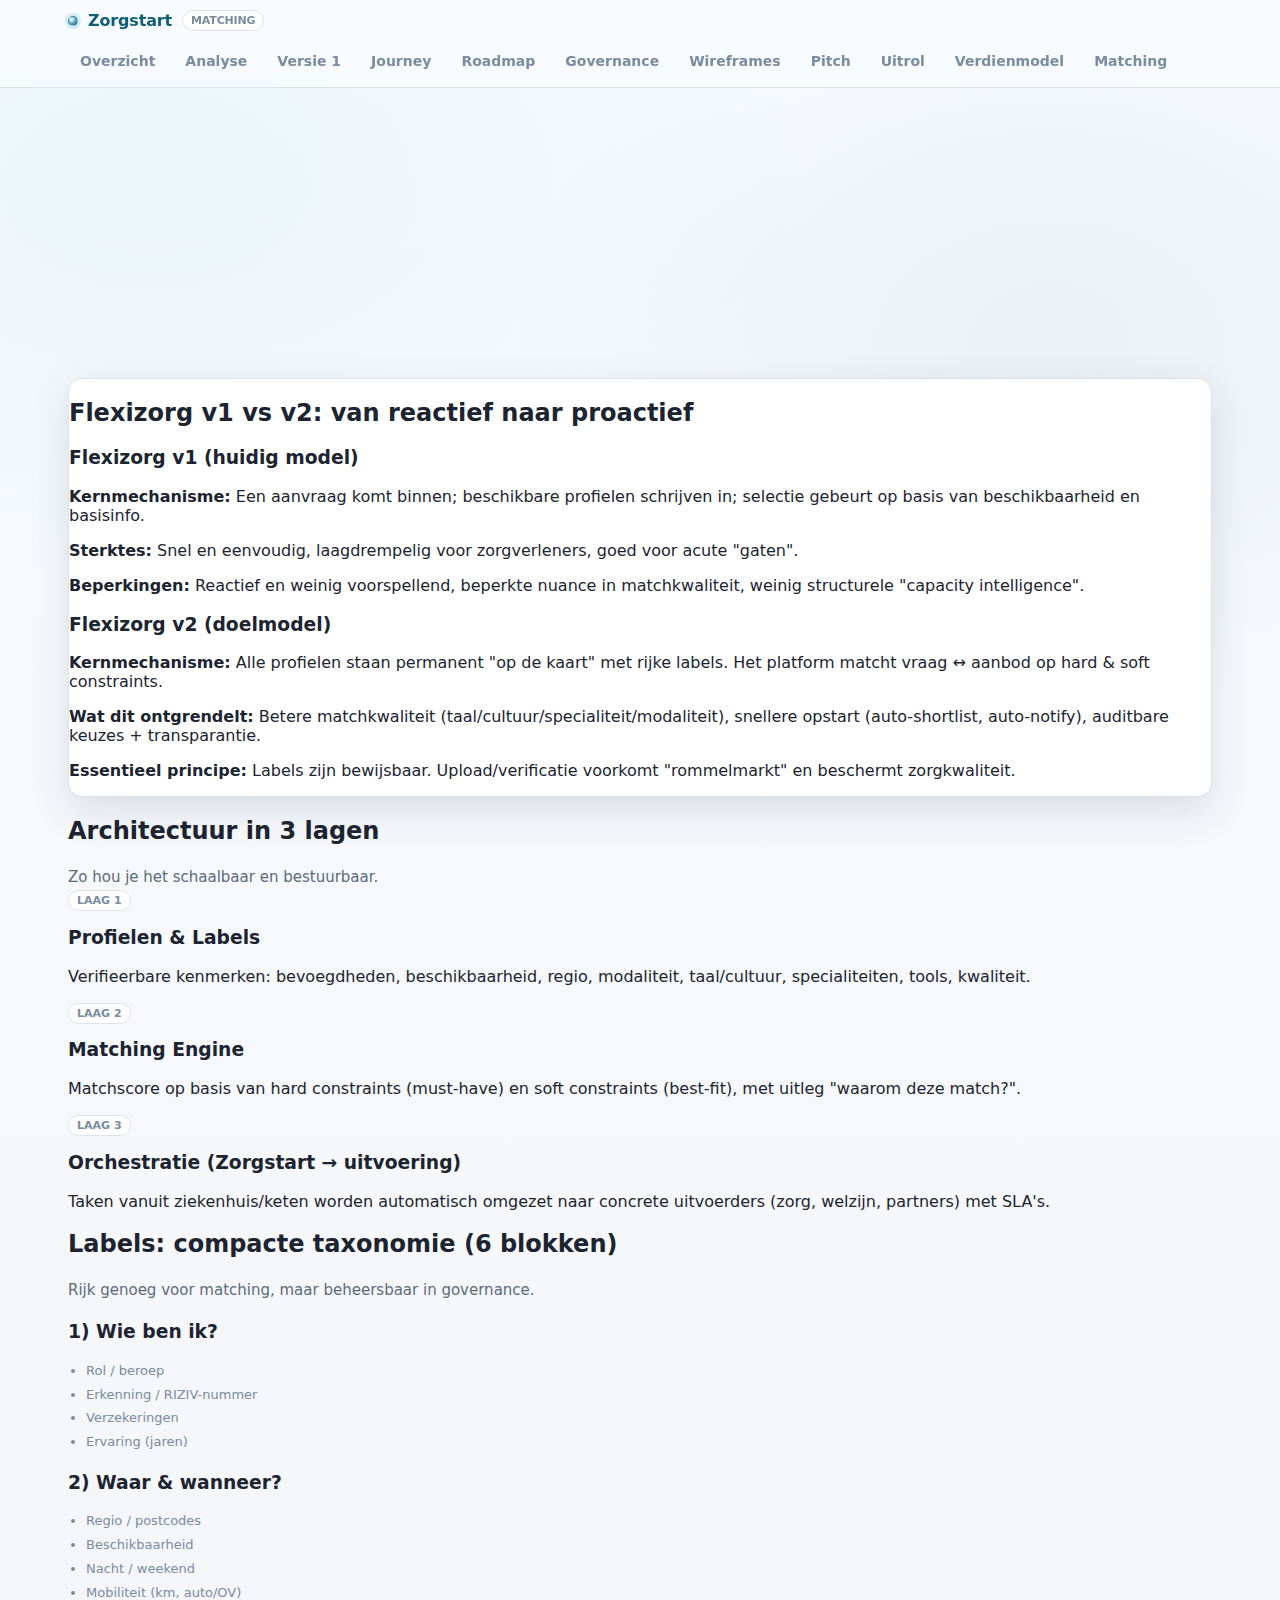
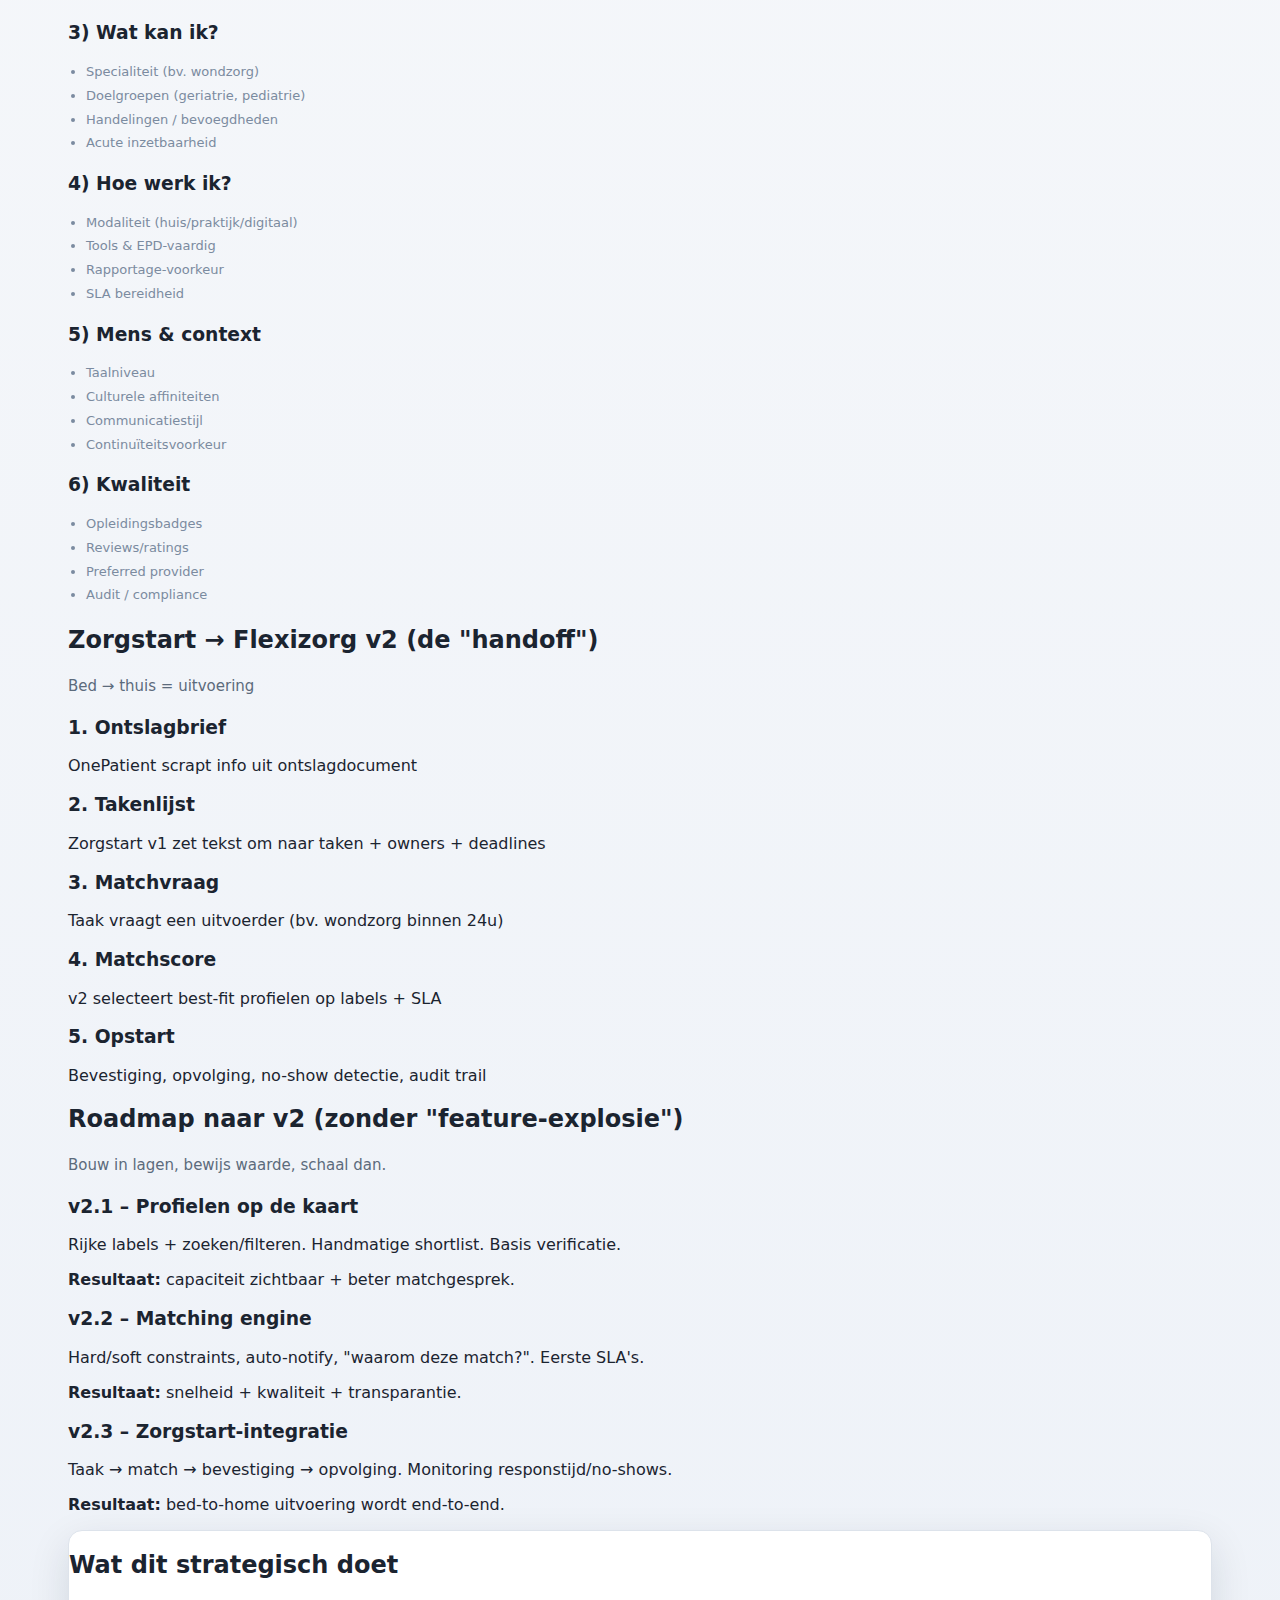
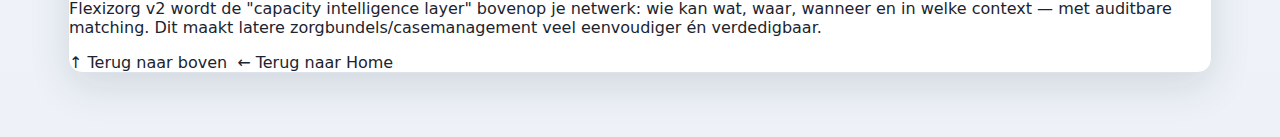
<file: matching.html>
<!doctype html>
<html lang="nl">
<head>
    <meta charset="utf-8" />
    <meta name="viewport" content="width=device-width,initial-scale=1" />
        <title>Zorgstart — Flexizorg v2 & Matching</title>
    <link rel="stylesheet" href="style.css" />
</head>
<body>

<div class="topbar">
    <div class="topbar-inner">
        <div class="brand">
            <span class="dot"></span>
            <span>Zorgstart</span>
            <span class="badge">Matching</span>
        </div>
        <nav>
            <a class="navlink" href="index.html">Overzicht</a>
            <a class="navlink" href="strategy.html">Analyse</a>
            <a class="navlink" href="v1.html">Versie 1</a>
            <a class="navlink" href="journey.html">Journey</a>
            <a class="navlink" href="roadmap.html">Roadmap</a>
            <a class="navlink" href="governance.html">Governance</a>
            <a class="navlink" href="wireframes.html">Wireframes</a>
            <a class="navlink" href="pitch.html">Pitch</a>
            <a class="navlink" href="uitrol.html">Uitrol</a>
            <a class="navlink" href="verdienmodel.html">Verdienmodel</a>
                        <a class="navlink" href="matching.html">Matching</a>
        </nav>
    </div>
</div>

<div class="wrap">
    <!-- Hero / executive intro -->
    <section class="hero reveal" id="top">
        <div class="hero-inner">
            <div>
                <div class="pill">
                    <span class="dot"></span>
                    <span><b><a href="matching.html">Flexizorg</a> v2</b> — van inschrijven naar ecosysteem</span>
                    <span class="badge">matching intelligence</span>
                </div>

                <h1><a href="matching.html">Flexizorg</a> v2: Van reactief naar aanbod-gestuurd matching platform</h1>
                <p class="sub">
                    <a href="matching.html">Flexizorg</a> v2 is een platform waar zorgverleners, welzijnswerkers en commerciële partners zich permanent kunnen "plaatsen" met rijke labels (taal, cultuur, specialiteit, regio, modaliteit), zodat matching voorspelbaar, auditbaar en schaalbaar wordt — en Zorgstart-taken rechtstreeks kunnen doorstromen naar uitvoerders.
                </p>

                <div class="hero-actions">
                    <a href="#v1-vs-v2" class="primary">v1 vs v2 vergelijking</a>
                    <a href="#architecture" class="secondary">Architectuur in 3 lagen</a>
                    <a href="#labels" class="secondary">Label taxonomie</a>
                </div>
            </div>
        </div>
    </section>

    <!-- v1 vs v2 comparison -->
    <section id="v1-vs-v2" class="panel">
        <h2><a href="matching.html">Flexizorg</a> v1 vs v2: van reactief naar proactief</h2>
        <div class="grid-2">
            <div class="box">
                <h3><a href="matching.html">Flexizorg</a> v1 (huidig model)</h3>
                <p><b>Kernmechanisme:</b> Een aanvraag komt binnen; beschikbare profielen schrijven in; selectie gebeurt op basis van beschikbaarheid en basisinfo.</p>
                <p><b>Sterktes:</b> Snel en eenvoudig, laagdrempelig voor zorgverleners, goed voor acute "gaten".</p>
                <p><b>Beperkingen:</b> Reactief en weinig voorspellend, beperkte nuance in matchkwaliteit, weinig structurele "capacity intelligence".</p>
            </div>
            <div class="box">
                <h3><a href="matching.html">Flexizorg</a> v2 (doelmodel)</h3>
                <p><b>Kernmechanisme:</b> Alle profielen staan permanent "op de kaart" met rijke labels. Het platform matcht vraag ↔ aanbod op hard & soft constraints.</p>
                <p><b>Wat dit ontgrendelt:</b> Betere matchkwaliteit (taal/cultuur/specialiteit/modaliteit), snellere opstart (auto-shortlist, auto-notify), auditbare keuzes + transparantie.</p>
                <p><b>Essentieel principe:</b> Labels zijn bewijsbaar. Upload/verificatie voorkomt "rommelmarkt" en beschermt zorgkwaliteit.</p>
            </div>
        </div>
    </section>

    <!-- Architecture in 3 layers -->
    <section id="architecture">
        <h2>Architectuur in 3 lagen</h2>
        <p class="sub">Zo hou je het schaalbaar en bestuurbaar.</p>
        <div class="grid-3">
            <div class="box">
                <span class="badge">Laag 1</span>
                <h3>Profielen & Labels</h3>
                <p>Verifieerbare kenmerken: bevoegdheden, beschikbaarheid, regio, modaliteit, taal/cultuur, specialiteiten, tools, kwaliteit.</p>
            </div>
            <div class="box">
                <span class="badge">Laag 2</span>
                <h3>Matching Engine</h3>
                <p>Matchscore op basis van hard constraints (must-have) en soft constraints (best-fit), met uitleg "waarom deze match?".</p>
            </div>
            <div class="box">
                <span class="badge">Laag 3</span>
                <h3>Orchestratie (Zorgstart → uitvoering)</h3>
                <p>Taken vanuit ziekenhuis/keten worden automatisch omgezet naar concrete uitvoerders (zorg, welzijn, partners) met SLA's.</p>
            </div>
        </div>
    </section>

    <!-- Label taxonomy -->
    <section id="labels">
        <h2>Labels: compacte taxonomie (6 blokken)</h2>
        <p class="sub">Rijk genoeg voor matching, maar beheersbaar in governance.</p>
        <div class="grid-2">
            <div class="box">
                <h3>1) Wie ben ik?</h3>
                <ul>
                    <li>Rol / beroep</li>
                    <li>Erkenning / RIZIV-nummer</li>
                    <li>Verzekeringen</li>
                    <li>Ervaring (jaren)</li>
                </ul>
            </div>
            <div class="box">
                <h3>2) Waar & wanneer?</h3>
                <ul>
                    <li>Regio / postcodes</li>
                    <li>Beschikbaarheid</li>
                    <li>Nacht / weekend</li>
                    <li>Mobiliteit (km, auto/OV)</li>
                </ul>
            </div>
            <div class="box">
                <h3>3) Wat kan ik?</h3>
                <ul>
                    <li>Specialiteit (bv. wondzorg)</li>
                    <li>Doelgroepen (geriatrie, pediatrie)</li>
                    <li>Handelingen / bevoegdheden</li>
                    <li>Acute inzetbaarheid</li>
                </ul>
            </div>
            <div class="box">
                <h3>4) Hoe werk ik?</h3>
                <ul>
                    <li>Modaliteit (huis/praktijk/digitaal)</li>
                    <li>Tools & EPD-vaardig</li>
                    <li>Rapportage-voorkeur</li>
                    <li>SLA bereidheid</li>
                </ul>
            </div>
            <div class="box">
                <h3>5) Mens & context</h3>
                <ul>
                    <li>Taalniveau</li>
                    <li>Culturele affiniteiten</li>
                    <li>Communicatiestijl</li>
                    <li>Continuïteitsvoorkeur</li>
                </ul>
            </div>
            <div class="box">
                <h3>6) Kwaliteit</h3>
                <ul>
                    <li>Opleidingsbadges</li>
                    <li>Reviews/ratings</li>
                    <li>Preferred provider</li>
                    <li>Audit / compliance</li>
                </ul>
            </div>
        </div>
    </section>

    <!-- Zorgstart handoff -->
    <section>
        <h2>Zorgstart → <a href="matching.html">Flexizorg</a> v2 (de "handoff")</h2>
        <p class="sub">Bed → thuis = uitvoering</p>
        <div class="grid-5">
            <div class="box">
                <h3>1. Ontslagbrief</h3>
                <p>OnePatient scrapt info uit ontslagdocument</p>
            </div>
            <div class="box">
                <h3>2. Takenlijst</h3>
                <p>Zorgstart v1 zet tekst om naar taken + owners + deadlines</p>
            </div>
            <div class="box">
                <h3>3. Matchvraag</h3>
                <p>Taak vraagt een uitvoerder (bv. wondzorg binnen 24u)</p>
            </div>
            <div class="box">
                <h3>4. Matchscore</h3>
                <p>v2 selecteert best-fit profielen op labels + SLA</p>
            </div>
            <div class="box">
                <h3>5. Opstart</h3>
                <p>Bevestiging, opvolging, no-show detectie, audit trail</p>
            </div>
        </div>
    </section>

    <!-- Roadmap -->
    <section>
        <h2>Roadmap naar v2 (zonder "feature-explosie")</h2>
        <p class="sub">Bouw in lagen, bewijs waarde, schaal dan.</p>
        <div class="grid-3">
            <div class="box">
                <h3>v2.1 – Profielen op de kaart</h3>
                <p>Rijke labels + zoeken/filteren. Handmatige shortlist. Basis verificatie.</p>
                <p><b>Resultaat:</b> capaciteit zichtbaar + beter matchgesprek.</p>
            </div>
            <div class="box">
                <h3>v2.2 – Matching engine</h3>
                <p>Hard/soft constraints, auto-notify, "waarom deze match?". Eerste SLA's.</p>
                <p><b>Resultaat:</b> snelheid + kwaliteit + transparantie.</p>
            </div>
            <div class="box">
                <h3>v2.3 – Zorgstart-integratie</h3>
                <p>Taak → match → bevestiging → opvolging. Monitoring responstijd/no-shows.</p>
                <p><b>Resultaat:</b> bed-to-home uitvoering wordt end-to-end.</p>
            </div>
        </div>
    </section>

    <!-- Strategic value -->
    <section class="panel">
        <h2>Wat dit strategisch doet</h2>
        <p>
            <a href="matching.html">Flexizorg</a> v2 wordt de "capacity intelligence layer" bovenop je netwerk: wie kan wat, waar, wanneer en in welke context — met auditbare matching. Dit maakt latere zorgbundels/casemanagement veel eenvoudiger én verdedigbaar.
        </p>
        <div class="hero-actions">
            <a href="#top" class="secondary">↑ Terug naar boven</a>
            <a href="index.html" class="secondary">← Terug naar Home</a>
        </div>
    </section>

</div>

</body>
</html>
</file>
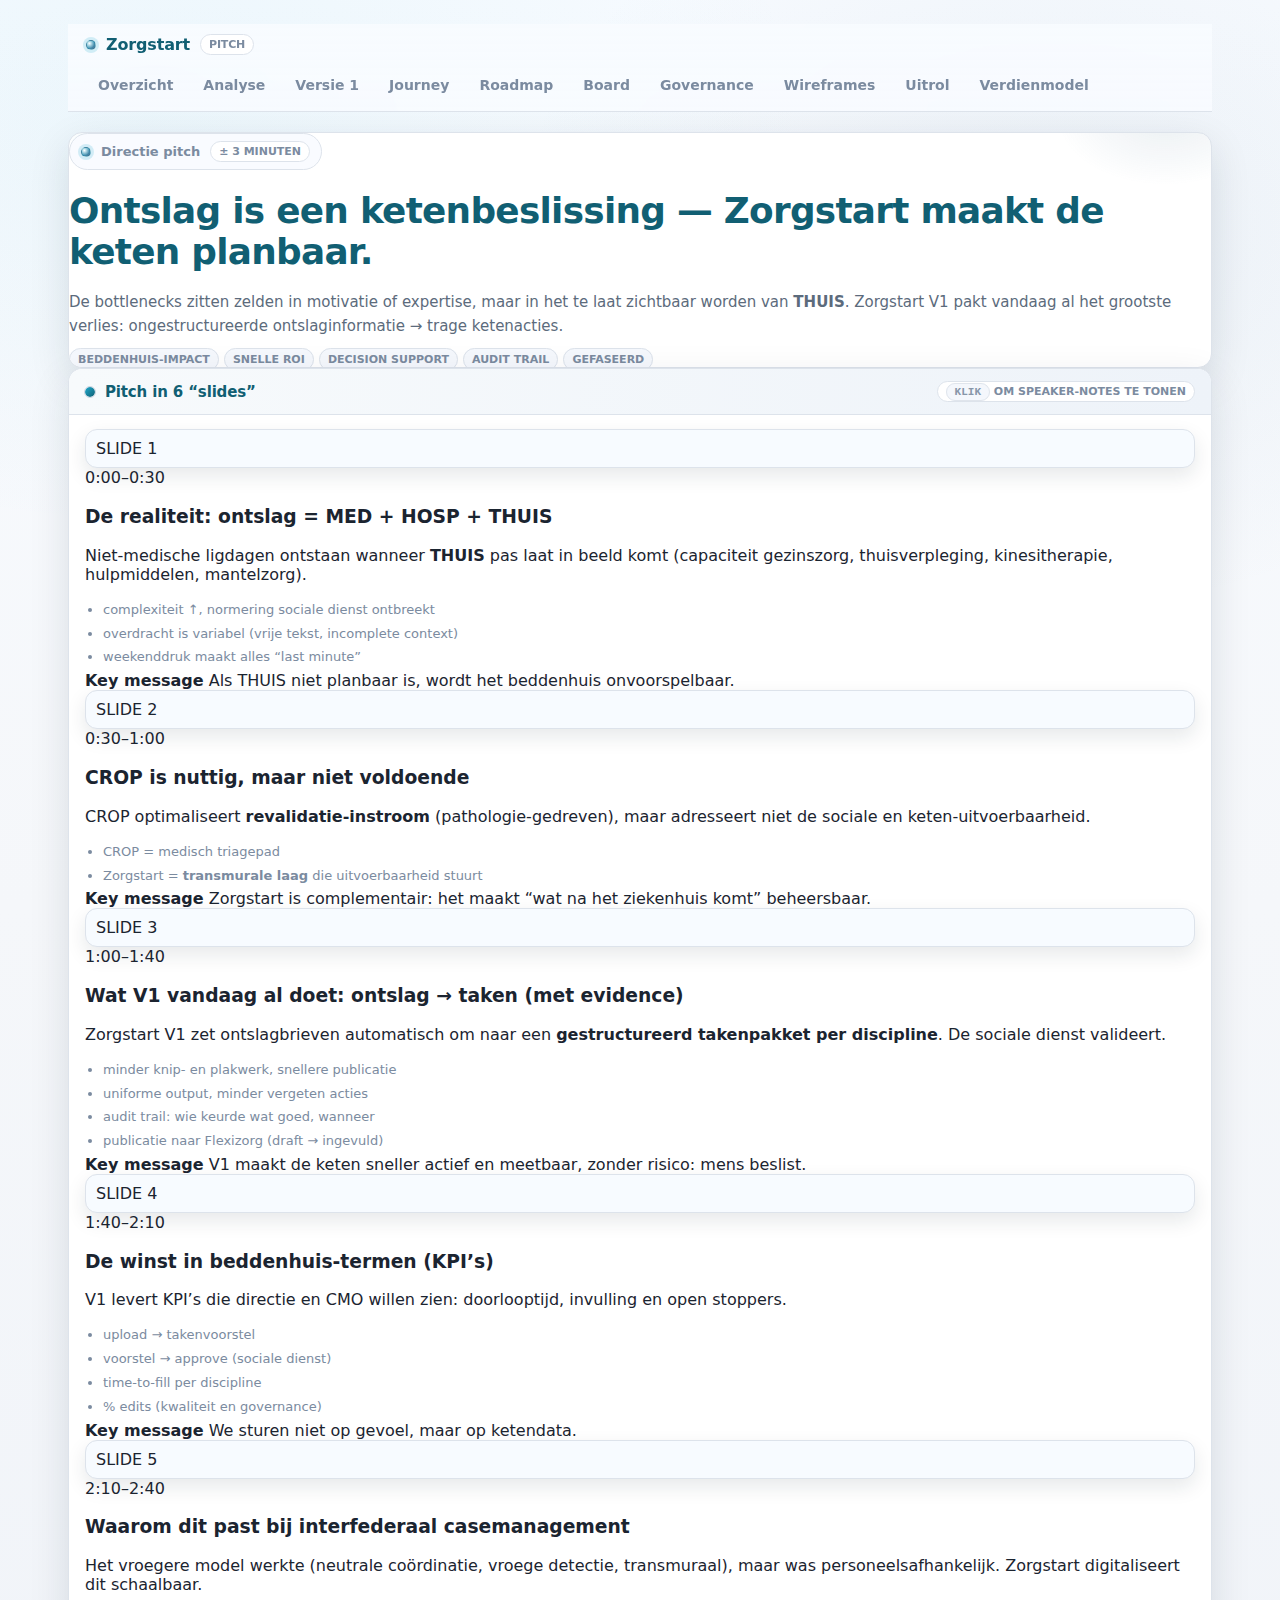
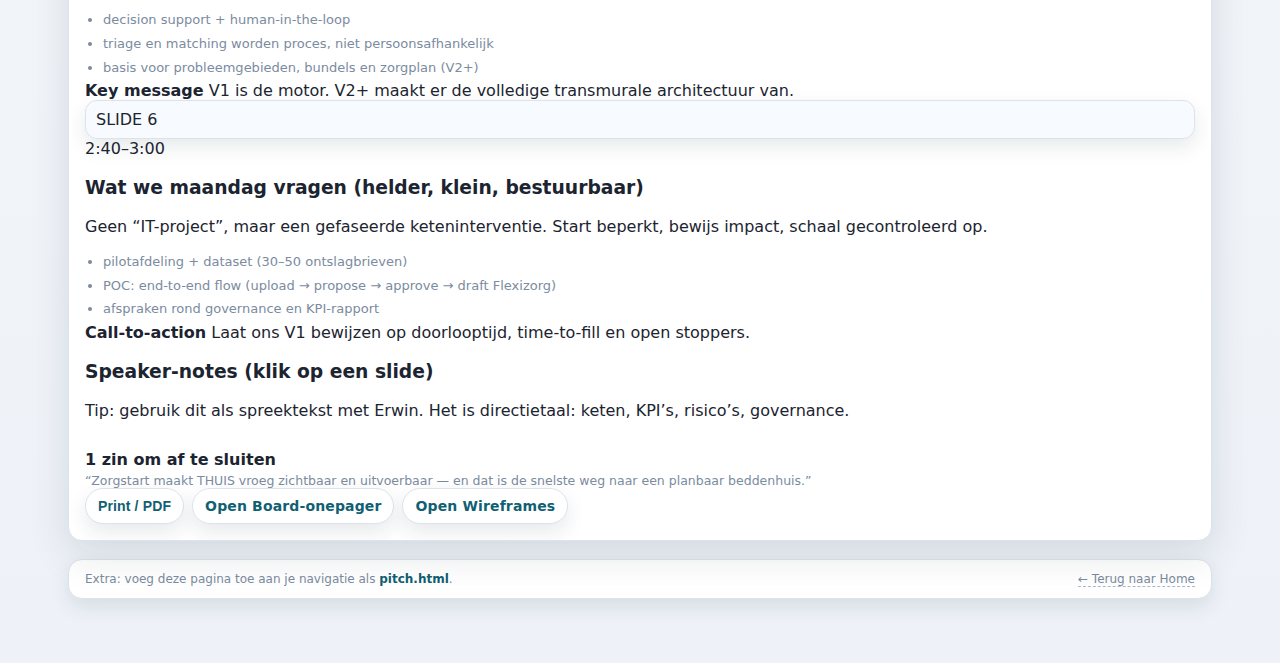
<file: pitch.html>
<!doctype html>
<html lang="nl">
<head>
  <meta charset="utf-8" />
  <meta name="viewport" content="width=device-width,initial-scale=1" />
  <title>Zorgstart — Directie pitch (3 minuten)</title>
  <meta name="description" content="3-minuten directiepitch voor Zorgstart: probleem, oplossing V1, ketenbeslissing, KPI’s, roadmap, call-to-action." />

  <!-- Zelfde ziekenhuisstijl als andere pagina's -->
  <link rel="stylesheet" href="style.css" />
</head>

<body>
  <div class="wrap">
    <div class="topbar">
      <div class="topbar-inner">
        <div class="brand">
          <span class="dot"></span>
          <span>Zorgstart</span>
          <span class="badge">pitch</span>
        </div>
        <nav>
                      <a class="navlink" href="index.html">Overzicht</a>
            <a class="navlink" href="strategy.html">Analyse</a>
            <a class="navlink" href="v1.html">Versie 1</a>
            <a class="navlink" href="journey.html">Journey</a>
            <a class="navlink" href="roadmap.html">Roadmap</a>
            <a class="navlink" href="board.html">Board</a>
            <a class="navlink" href="governance.html">Governance</a>
            <a class="navlink" href="wireframes.html">Wireframes</a>
                      <a class="navlink" href="uitrol.html">Uitrol</a>
                      <a class="navlink" href="verdienmodel.html">Verdienmodel</a>
        </nav>
      </div>
    </div>

    <section class="hero reveal">
      <div class="hero-inner">
        <div class="pill">
          <span class="dot" style="width:10px;height:10px;box-shadow:0 0 0 3px rgba(31,170,205,.18);"></span>
          <span>Directie pitch</span>
          <span class="badge">± 3 minuten</span>
        </div>
        <h1>Ontslag is een ketenbeslissing — Zorgstart maakt de keten planbaar.</h1>
        <p class="sub">
          De bottlenecks zitten zelden in motivatie of expertise, maar in het te laat zichtbaar worden van <b>THUIS</b>.
          Zorgstart V1 pakt vandaag al het grootste verlies: ongestructureerde ontslaginformatie → trage ketenacties.
        </p>
        <div class="chiprow">
          <span class="chip">beddenhuis-impact</span>
          <span class="chip">snelle ROI</span>
          <span class="chip">decision support</span>
          <span class="chip">audit trail</span>
          <span class="chip">gefaseerd</span>
        </div>
      </div>
    </section>

    <section class="panel reveal">
      <div class="head">
        <div class="title">
          <span class="swatch brand"></span>
          <span>Pitch in 6 “slides”</span>
        </div>
        <div class="badge"><span class="kbd">klik</span> om speaker-notes te tonen</div>
      </div>

      <div class="content row2">
        <div class="slides" id="slides">

          <!-- 1 -->
          <article class="slide" data-note="n1">
            <div class="slide-inner">
              <div class="slide-top">
                <span class="step">SLIDE 1</span>
                <span class="timer">0:00–0:30</span>
              </div>
              <h3>De realiteit: ontslag = MED + HOSP + THUIS</h3>
              <p>
                Niet-medische ligdagen ontstaan wanneer <b>THUIS</b> pas laat in beeld komt
                (capaciteit gezinszorg, thuisverpleging, kinesitherapie, hulpmiddelen, mantelzorg).
              </p>
              <ul class="bullets">
                <li>complexiteit ↑, normering sociale dienst ontbreekt</li>
                <li>overdracht is variabel (vrije tekst, incomplete context)</li>
                <li>weekenddruk maakt alles “last minute”</li>
              </ul>
              <div class="keyline">
                <b>Key message</b>
                Als THUIS niet planbaar is, wordt het beddenhuis onvoorspelbaar.
              </div>
            </div>
          </article>

          <!-- 2 -->
          <article class="slide" data-note="n2">
            <div class="slide-inner">
              <div class="slide-top">
                <span class="step">SLIDE 2</span>
                <span class="timer">0:30–1:00</span>
              </div>
              <h3>CROP is nuttig, maar niet voldoende</h3>
              <p>
                CROP optimaliseert <b>revalidatie-instroom</b> (pathologie-gedreven),
                maar adresseert niet de sociale en keten-uitvoerbaarheid.
              </p>
              <ul class="bullets">
                <li>CROP = medisch triagepad</li>
                <li>Zorgstart = <b>transmurale laag</b> die uitvoerbaarheid stuurt</li>
              </ul>
              <div class="keyline">
                <b>Key message</b>
                Zorgstart is complementair: het maakt “wat na het ziekenhuis komt” beheersbaar.
              </div>
            </div>
          </article>

          <!-- 3 -->
          <article class="slide" data-note="n3">
            <div class="slide-inner">
              <div class="slide-top">
                <span class="step">SLIDE 3</span>
                <span class="timer">1:00–1:40</span>
              </div>
              <h3>Wat V1 vandaag al doet: ontslag → taken (met evidence)</h3>
              <p>
                Zorgstart V1 zet ontslagbrieven automatisch om naar een
                <b>gestructureerd takenpakket per discipline</b>. De sociale dienst valideert.
              </p>
              <ul class="bullets">
                <li>minder knip- en plakwerk, snellere publicatie</li>
                <li>uniforme output, minder vergeten acties</li>
                <li>audit trail: wie keurde wat goed, wanneer</li>
                <li>publicatie naar Flexizorg (draft → ingevuld)</li>
              </ul>
              <div class="keyline">
                <b>Key message</b>
                V1 maakt de keten sneller actief en meetbaar, zonder risico: mens beslist.
              </div>
            </div>
          </article>

          <!-- 4 -->
          <article class="slide" data-note="n4">
            <div class="slide-inner">
              <div class="slide-top">
                <span class="step">SLIDE 4</span>
                <span class="timer">1:40–2:10</span>
              </div>
              <h3>De winst in beddenhuis-termen (KPI’s)</h3>
              <p>
                V1 levert KPI’s die directie en CMO willen zien: doorlooptijd,
                invulling en open stoppers.
              </p>
              <ul class="bullets">
                <li>upload → takenvoorstel</li>
                <li>voorstel → approve (sociale dienst)</li>
                <li>time-to-fill per discipline</li>
                <li>% edits (kwaliteit en governance)</li>
              </ul>
              <div class="keyline">
                <b>Key message</b>
                We sturen niet op gevoel, maar op ketendata.
              </div>
            </div>
          </article>

          <!-- 5 -->
          <article class="slide" data-note="n5">
            <div class="slide-inner">
              <div class="slide-top">
                <span class="step">SLIDE 5</span>
                <span class="timer">2:10–2:40</span>
              </div>
              <h3>Waarom dit past bij interfederaal casemanagement</h3>
              <p>
                Het vroegere model werkte (neutrale coördinatie, vroege detectie, transmuraal),
                maar was personeelsafhankelijk. Zorgstart digitaliseert dit schaalbaar.
              </p>
              <ul class="bullets">
                <li>decision support + human-in-the-loop</li>
                <li>triage en matching worden proces, niet persoonsafhankelijk</li>
                <li>basis voor probleemgebieden, bundels en zorgplan (V2+)</li>
              </ul>
              <div class="keyline">
                <b>Key message</b>
                V1 is de motor. V2+ maakt er de volledige transmurale architectuur van.
              </div>
            </div>
          </article>

          <!-- 6 -->
          <article class="slide" data-note="n6">
            <div class="slide-inner">
              <div class="slide-top">
                <span class="step">SLIDE 6</span>
                <span class="timer">2:40–3:00</span>
              </div>
              <h3>Wat we maandag vragen (helder, klein, bestuurbaar)</h3>
              <p>
                Geen “IT-project”, maar een gefaseerde keteninterventie. Start beperkt,
                bewijs impact, schaal gecontroleerd op.
              </p>
              <ul class="bullets">
                <li>pilotafdeling + dataset (30–50 ontslagbrieven)</li>
                <li>POC: end-to-end flow (upload → propose → approve → draft Flexizorg)</li>
                <li>afspraken rond governance en KPI-rapport</li>
              </ul>
              <div class="keyline">
                <b>Call-to-action</b>
                Laat ons V1 bewijzen op doorlooptijd, time-to-fill en open stoppers.
              </div>
            </div>
          </article>
        </div>

        <aside class="notes" id="notes">
          <h3>Speaker-notes (klik op een slide)</h3>
          <div class="mono" id="noteBody">
            <div><span class="label">Tip:</span> gebruik dit als spreektekst met Erwin. Het is directietaal: keten, KPI’s, risico’s, governance.</div>
          </div>
        </aside>
      </div>

      <div class="content">
        <div class="cta">
          <div>
            <b>1 zin om af te sluiten</b>
            <div class="small" style="margin-top:4px">
              “Zorgstart maakt THUIS vroeg zichtbaar en uitvoerbaar — en dat is de snelste weg naar een planbaar beddenhuis.”
            </div>
          </div>
          <div style="display:flex; gap:8px; flex-wrap:wrap">
            <button class="btn" id="printBtn">Print / PDF</button>
            <a class="btn" href="board.html">Open Board-onepager</a>
            <a class="btn" href="wireframes.html">Open Wireframes</a>
          </div>
        </div>
      </div>
    </section>

    <div class="footer">
      <div class="small">Extra: voeg deze pagina toe aan je navigatie als <b>pitch.html</b>.</div>
      <div class="small"><a href="index.html">← Terug naar Home</a></div>
    </div>
  </div>

  <script>
    const noteMap = {
      n1: [
        "Open met ketenlogica. Geen schuldvraag, wel mechanisme.",
        "Leg MED/HOSP/THUIS uit: MED = klinisch, HOSP = processen/weekend, THUIS = capaciteit/mantelzorg/hulpmiddelen.",
        "Zeg expliciet: bottlenecks zijn transmuraal, niet intern."
      ],
      n2: [
        "Positioneer CROP positief: nuttig voor reva-instroom en bedflow.",
        "Maar: CROP is pathologie-gedreven; sociale/ketencomplexiteit ontbreekt.",
        "Zorgstart is de transmurale laag bovenop CROP: uitvoerbaarheid en matching."
      ],
      n3: [
        "V1 is een concrete, snelle bouwsteen: ontslagbrief → taken per discipline.",
        "Benadruk evidence + audit trail + human-in-the-loop: AI beslist niet.",
        "Link met Flexizorg: sneller posten, sneller invullen, status terug."
      ],
      n4: [
        "Directie wil KPI’s: doorlooptijd, invulling, open stoppers.",
        "Zeg: hiermee maken we ketenbeslissing zichtbaar en bestuurbaar.",
        "Je kan dit per afdeling tonen: waar zit verlies? (ergo/gezinszorg/hulpmiddelen)."
      ],
      n5: [
        "Interfederaal casemanagement: concept werkte maar was niet schaalbaar (FTE-afhankelijk).",
        "Zorgstart digitaliseert de principes: vroeg detecteren, coördineren, transmuraal.",
        "V1 levert de datalaag; V2+ maakt probleemgebieden/bundels/zorgplan mogelijk."
      ],
      n6: [
        "Vraag een beperkte pilot: 1 afdeling, 30–50 brieven, 1 flow end-to-end.",
        "Afspraken: governance (RBAC, retentie, logging), KPI-rapport, evaluatiemoment.",
        "Afsluiten: klein starten, snel bewijzen, gecontroleerd opschalen."
      ]
    };

    const noteBody = document.getElementById('noteBody');
    const slides = Array.from(document.querySelectorAll('.slide'));
    slides.forEach(slide => {
      slide.addEventListener('click', () => {
        const k = slide.dataset.note;
        const lines = noteMap[k] || [];
        noteBody.innerHTML = lines.map(x => `<div>• ${x}</div>`).join("") || "<div>Geen notes.</div>";
        slides.forEach(s => s.style.outline = 'none');
        slide.style.outline = '2px solid rgba(31,170,205,.45)';
        slide.style.outlineOffset = '-2px';
      });
    });

    document.getElementById('printBtn').addEventListener('click', () => window.print());

    // Optionele reveal
    const els = Array.from(document.querySelectorAll('.reveal'));
    const io = new IntersectionObserver((entries)=>{
      entries.forEach(e=>{
        if(e.isIntersecting){ e.target.classList.add('in'); io.unobserve(e.target); }
      });
    },{threshold:0.12});
    els.forEach(el=>io.observe(el));
  </script>
  <script>
    const p=location.pathname.split('/').pop()||'index.html';
    document.querySelectorAll('.navlink').forEach(a=>{
      if(a.getAttribute('href')===p) a.classList.add('active');
    });
    document.querySelectorAll('section').forEach(s=>s.classList.add('reveal'));
  </script>

</body>
</html>
</file>
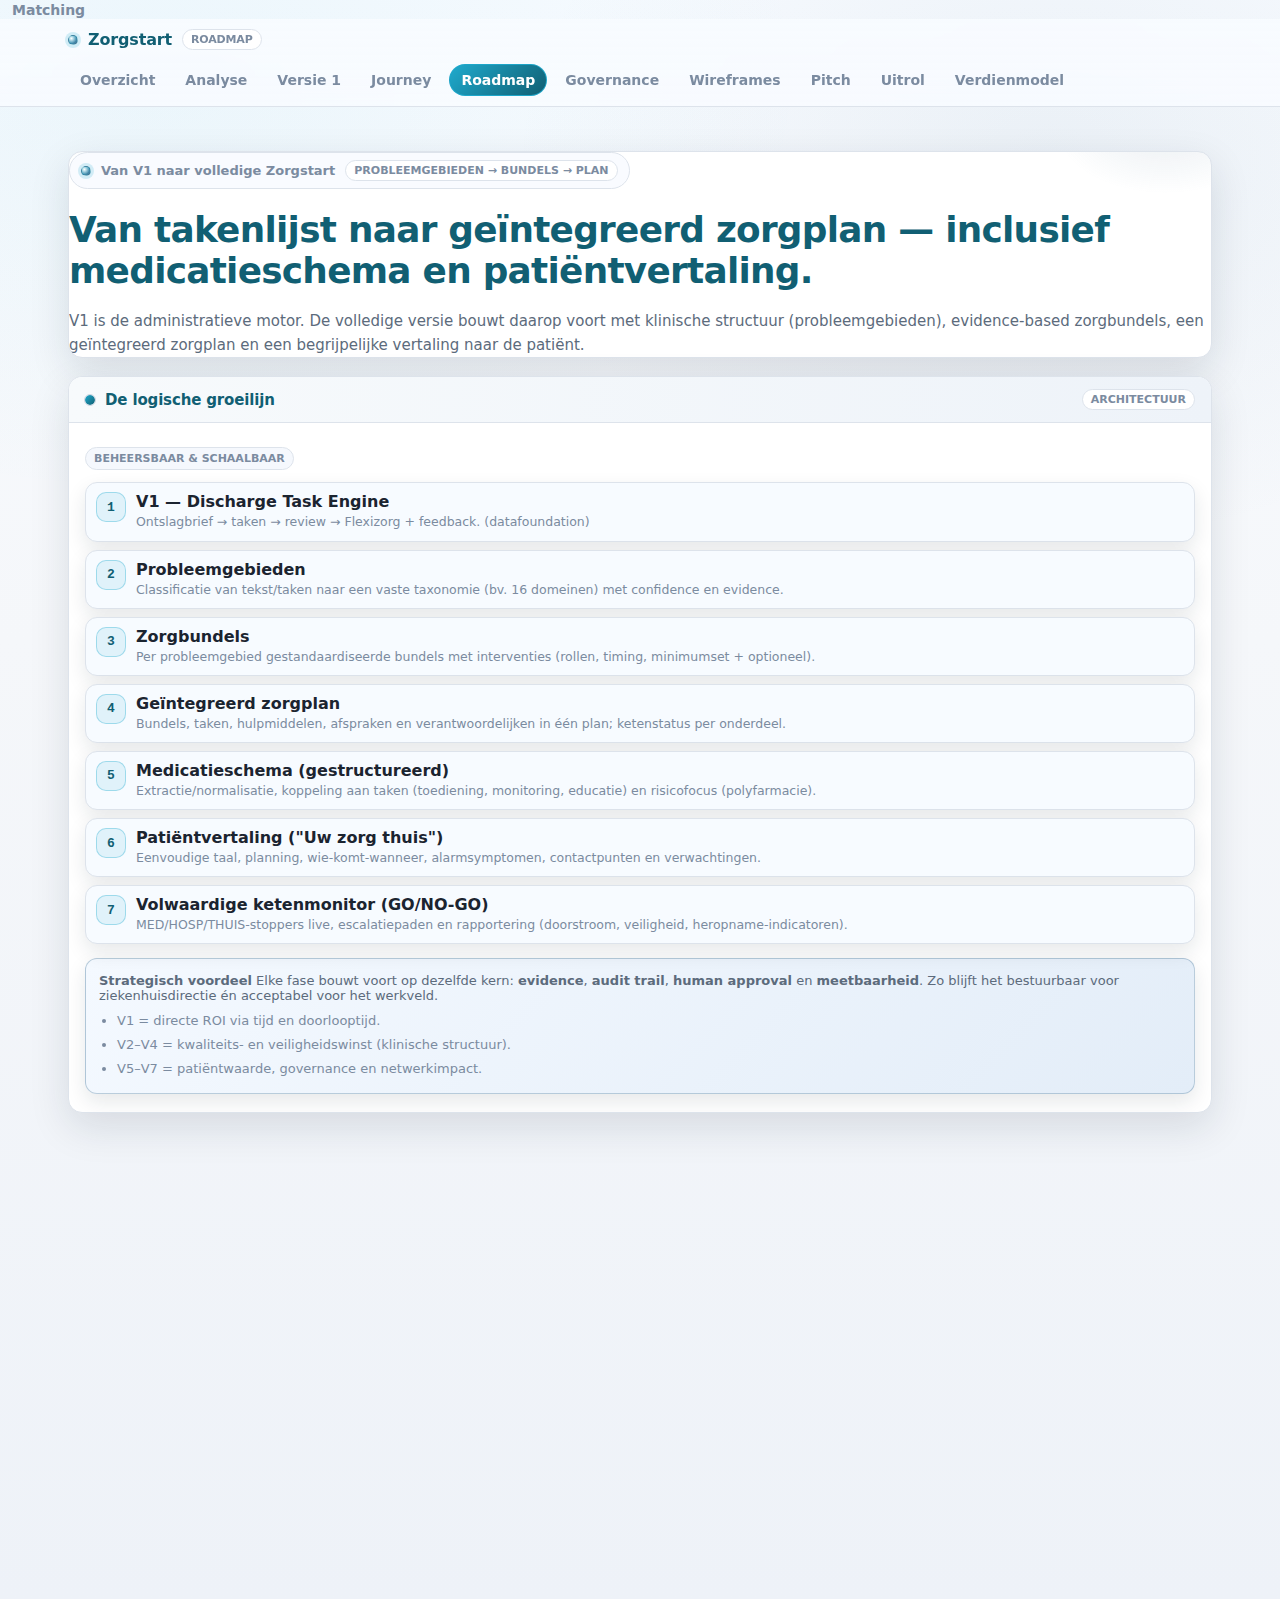
<file: roadmap.html>
<!doctype html>
            <a class="navlink" href="matching.html">Matching</a>
<html lang="nl">
<head>
    <meta charset="utf-8" />
    <meta name="viewport" content="width=device-width,initial-scale=1" />
    <title>Zorgstart — Roadmap naar volledige versie</title>
    <meta name="description" content="Roadmap: V1 task engine naar probleemgebieden, zorgbundels, geïntegreerd zorgplan, medicatieschema en patiëntvertaling." />

    <link rel="stylesheet" href="style.css" />
  </head>

<body>
  <div class="topbar">
    <div class="topbar-inner">
      <div class="brand">
        <span class="dot"></span>
        <span>Zorgstart</span>
        <span class="badge">Roadmap</span>
      </div>
      <nav>
        <a class="navlink" href="index.html">Overzicht</a>
        <a class="navlink" href="strategy.html">Analyse</a>
        <a class="navlink" href="v1.html">Versie 1</a>
        <a class="navlink" href="journey.html">Journey</a>
        <a class="navlink" href="roadmap.html">Roadmap</a>
        <a class="navlink" href="governance.html">Governance</a>
        <a class="navlink" href="wireframes.html">Wireframes</a>
        <a class="navlink" href="pitch.html">Pitch</a>
        <a class="navlink" href="uitrol.html">Uitrol</a>
        <a class="navlink" href="verdienmodel.html">Verdienmodel</a>
      </nav>
    </div>
  </div>

<div class="wrap">
  <section class="hero">
    <div class="hero-inner">
      <div class="pill">
        <span class="dot" style="width:10px;height:10px;box-shadow:0 0 0 3px rgba(31,170,205,.18);"></span>
        <span>Van V1 naar volledige Zorgstart</span>
        <span class="badge">probleemgebieden → bundels → plan</span>
      </div>
      <h1>Van takenlijst naar geïntegreerd zorgplan — inclusief medicatieschema en patiëntvertaling.</h1>
      <p class="sub">
        V1 is de administratieve motor. De volledige versie bouwt daarop voort met klinische structuur (probleemgebieden),
        evidence-based zorgbundels, een geïntegreerd zorgplan en een begrijpelijke vertaling naar de patiënt.
      </p>
    </div>
  </section>

  <section class="section reveal">
    <div class="panel">
      <div class="head">
        <div class="title"><span class="swatch brand"></span> De logische groeilijn</div>
        <span class="badge">architectuur</span>
      </div>
      <div class="body">
        <div class="chips"><span class="chip">beheersbaar & schaalbaar</span></div>
        <div class="steps" style="margin-top:12px">
          <div class="step"><div class="num">1</div><div><b>V1 — Discharge Task Engine</b><div class="mini">Ontslagbrief → taken → review → Flexizorg + feedback. (datafoundation)</div></div></div>
          <div class="step"><div class="num">2</div><div><b>Probleemgebieden</b><div class="mini">Classificatie van tekst/taken naar een vaste taxonomie (bv. 16 domeinen) met confidence en evidence.</div></div></div>
          <div class="step"><div class="num">3</div><div><b>Zorgbundels</b><div class="mini">Per probleemgebied gestandaardiseerde bundels met interventies (rollen, timing, minimumset + optioneel).</div></div></div>
          <div class="step"><div class="num">4</div><div><b>Geïntegreerd zorgplan</b><div class="mini">Bundels, taken, hulpmiddelen, afspraken en verantwoordelijken in één plan; ketenstatus per onderdeel.</div></div></div>
          <div class="step"><div class="num">5</div><div><b>Medicatieschema (gestructureerd)</b><div class="mini">Extractie/normalisatie, koppeling aan taken (toediening, monitoring, educatie) en risicofocus (polyfarmacie).</div></div></div>
          <div class="step"><div class="num">6</div><div><b>Patiëntvertaling ("Uw zorg thuis")</b><div class="mini">Eenvoudige taal, planning, wie-komt-wanneer, alarmsymptomen, contactpunten en verwachtingen.</div></div></div>
          <div class="step"><div class="num">7</div><div><b>Volwaardige ketenmonitor (GO/NO-GO)</b><div class="mini">MED/HOSP/THUIS-stoppers live, escalatiepaden en rapportering (doorstroom, veiligheid, heropname-indicatoren).</div></div></div>
        </div>
        <div class="callout" style="margin-top:14px">
          <p><b>Strategisch voordeel</b> Elke fase bouwt voort op dezelfde kern: <b>evidence</b>, <b>audit trail</b>, <b>human approval</b> en <b>meetbaarheid</b>. Zo blijft het bestuurbaar voor ziekenhuisdirectie én acceptabel voor het werkveld.</p>
          <ul>
            <li>V1 = directe ROI via tijd en doorlooptijd.</li>
            <li>V2–V4 = kwaliteits- en veiligheidswinst (klinische structuur).</li>
            <li>V5–V7 = patiëntwaarde, governance en netwerkimpact.</li>
          </ul>
        </div>
      </div>
    </div>
  </section>

  <section class="section reveal">
    <div class="panel">
      <div class="head">
        <div class="title"><span class="swatch brand"></span> Hoe de volledige versie eruit ziet (concept)</div>
        <span class="badge">zorgplan</span>
      </div>
      <div class="body">
        <div class="chips"><span class="chip">probleemgebieden → bundels → taken</span></div>
        <div class="grid2" style="margin-top:12px">
          <div class="card">
            <h3>Professioneel zorgplan (voor keten)</h3>
            <p>Een plan met tabbladen:</p>
            <ul>
              <li><b>Probleemgebieden</b> (bv. Mobiliteit, Valrisico, Wondzorg, Medicatiebeheer, Cognitie, Voeding, …).</li>
              <li><b>Zorgbundels</b> per probleemgebied (standaard + maatwerk).</li>
              <li><b>Taken</b> per discipline (met status, eigenaar, timing).</li>
              <li><b>Medicatieschema</b> (gestructureerd + opvolgtaken).</li>
              <li><b>Afspraken & hulpmiddelen</b> (levering, plaatsing, controle).</li>
            </ul>
          </div>
          <div class="card">
            <h3>Patiëntplan ("Uw zorg thuis")</h3>
            <p>Een vertaalslag in begrijpelijke taal:</p>
            <ul>
              <li>Wat gebeurt er de komende dagen?</li>
              <li>Wie komt wanneer?</li>
              <li>Waarop moet u letten (alarmsymptomen)?</li>
              <li>Contactpunten en afspraken.</li>
              <li>Medicatie: eenvoudig schema.</li>
            </ul>
          </div>
        </div>
      </div>
    </div>
  </section>

  <div class="footer reveal">
    <div>Terug naar: <a href="v1.html">V1</a> of <a href="strategy.html">Strategie</a></div>
    <div class="small"><a href="index.html">← Terug naar Home</a></div>
  </div>
</div>

<script>
const p=location.pathname.split('/').pop()||'index.html';
document.querySelectorAll('.navlink').forEach(a=>{
  if(a.getAttribute('href')===p) a.classList.add('active');
});
const els=Array.from(document.querySelectorAll('.reveal'));
const io=new IntersectionObserver(entries=>{
  entries.forEach(e=>{if(e.isIntersecting){e.target.classList.add('in');io.unobserve(e.target);}});
},{threshold:.12});
els.forEach(el=>io.observe(el));
</script>
</body>
</html>
</file>
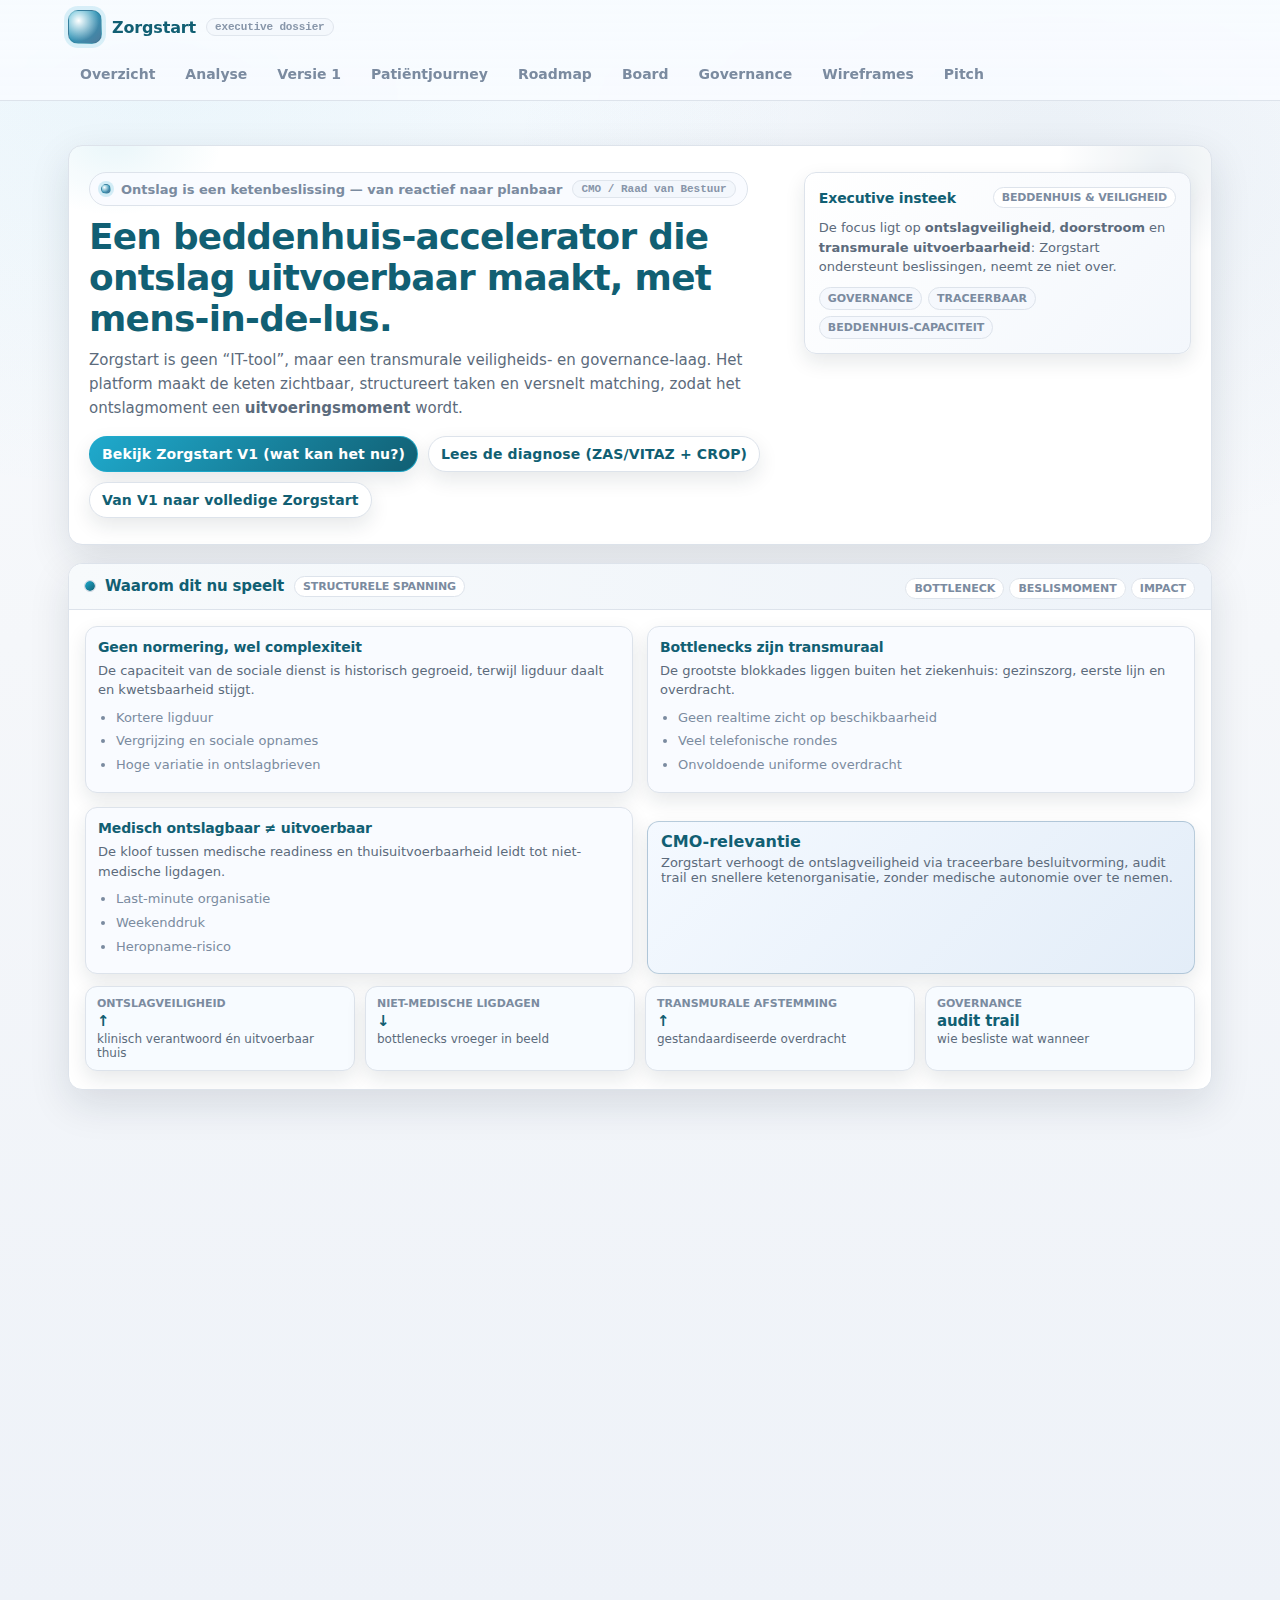
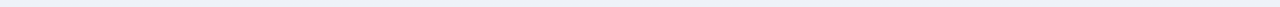
<file: strategy.html>
<!doctype html>
<html lang="nl">
<head>
  <meta charset="utf-8" />
  <meta name="viewport" content="width=device-width,initial-scale=1" />
  <title>Zorgstart — Transmurale Ontslagarchitectuur</title>
  <link rel="stylesheet" href="style.css" />
</head>
<body>
  <!-- optioneel: grid-achtergrond, zelfde klasse als vorige pagina
  <div class="grid" aria-hidden="true"></div>
  -->

  <!-- Topbar -->
  <div class="topbar">
    <div class="inner">
      <div class="brand">
        <span class="logo" aria-hidden="true"></span>
        <span>Zorgstart</span>
        <span class="kbd">executive dossier</span>
      </div>
      <nav class="nav" aria-label="Hoofdnavigatie">
              <a href="index.html">Overzicht</a>
        <a href="strategy.html">Analyse</a>
        <a href="v1.html">Versie 1</a>
        <a href="journey.html">Patiëntjourney</a>
        <a href="roadmap.html">Roadmap</a>
              <a href="board.html">Board</a>
        <a href="governance.html">Governance</a>
              <a href="wireframes.html">Wireframes</a>
        <a href="pitch.html">Pitch</a>
      </nav>
    </div>
  </div>

  <div class="wrap">
    <!-- Hero / executive intro -->
    <section class="hero reveal" id="top">
      <div class="inner">
        <div>
          <div class="pill">
            <span class="dot"></span>
            <span><b>Ontslag is een ketenbeslissing</b> — van reactief naar planbaar</span>
            <span class="kbd">CMO / Raad van Bestuur</span>
          </div>

          <h1>Een beddenhuis-accelerator die ontslag uitvoerbaar maakt, met mens-in-de-lus.</h1>
          <p class="sub">
            Zorgstart is geen “IT-tool”, maar een transmurale veiligheids- en governance-laag.
            Het platform maakt de keten zichtbaar, structureert taken en versnelt matching, zodat het ontslagmoment
            een <b>uitvoeringsmoment</b> wordt.
          </p>

          <div class="ctaRow">
            <a class="btn primary" href="v1.html">Bekijk Zorgstart V1 (wat kan het nu?)</a>
            <a class="btn" href="strategy.html">Lees de diagnose (ZAS/VITAZ + CROP)</a>
            <a class="btn" href="roadmap.html">Van V1 naar volledige Zorgstart</a>
          </div>
        </div>

        <div class="miniPanel">
          <h3>
            Executive insteek
            <span class="badge">beddenhuis & veiligheid</span>
          </h3>
          <p>
            De focus ligt op <b>ontslagveiligheid</b>, <b>doorstroom</b> en <b>transmurale uitvoerbaarheid</b>:
            Zorgstart ondersteunt beslissingen, neemt ze niet over.
          </p>
          <div class="tagRow">
            <span class="tag">governance</span>
            <span class="tag">traceerbaar</span>
            <span class="tag">beddenhuis-capaciteit</span>
          </div>
        </div>
      </div>
    </section>

    <!-- Sectie: Waarom dit nu speelt -->
    <section class="section panel reveal">
      <div class="head">
        <div class="title">
          <span class="swatch brand"></span>
          <span>Waarom dit nu speelt</span>
          <span class="badge">structurele spanning</span>
        </div>
        <div class="links">
          <span class="badge">bottleneck</span>
          <span class="badge">beslismoment</span>
          <span class="badge">impact</span>
        </div>
      </div>

      <div class="body">
        <div class="grid2">
          <div class="card">
            <h3>Geen normering, wel complexiteit</h3>
            <p>
              De capaciteit van de sociale dienst is historisch gegroeid, terwijl ligduur daalt en kwetsbaarheid stijgt.
            </p>
            <ul>
              <li>Kortere ligduur</li>
              <li>Vergrijzing en sociale opnames</li>
              <li>Hoge variatie in ontslagbrieven</li>
            </ul>
          </div>

          <div class="card">
            <h3>Bottlenecks zijn transmuraal</h3>
            <p>
              De grootste blokkades liggen buiten het ziekenhuis: gezinszorg, eerste lijn en overdracht.
            </p>
            <ul>
              <li>Geen realtime zicht op beschikbaarheid</li>
              <li>Veel telefonische rondes</li>
              <li>Onvoldoende uniforme overdracht</li>
            </ul>
          </div>
        </div>

        <div class="grid2" style="margin-top:14px">
          <div class="card">
            <h3>Medisch ontslagbaar ≠ uitvoerbaar</h3>
            <p>
              De kloof tussen medische readiness en thuisuitvoerbaarheid leidt tot niet-medische ligdagen.
            </p>
            <ul>
              <li>Last-minute organisatie</li>
              <li>Weekenddruk</li>
              <li>Heropname-risico</li>
            </ul>
          </div>

          <div class="callout">
            <b>CMO-relevantie</b>
            <p>
              Zorgstart verhoogt de ontslagveiligheid via traceerbare besluitvorming, audit trail en snellere ketenorganisatie,
              zonder medische autonomie over te nemen.
            </p>
          </div>
        </div>

        <div class="kpis">
          <div class="kpi">
            <div class="label">Ontslagveiligheid</div>
            <div class="value">↑</div>
            <div class="hint">klinisch verantwoord én uitvoerbaar thuis</div>
          </div>
          <div class="kpi">
            <div class="label">Niet-medische ligdagen</div>
            <div class="value">↓</div>
            <div class="hint">bottlenecks vroeger in beeld</div>
          </div>
          <div class="kpi">
            <div class="label">Transmurale afstemming</div>
            <div class="value">↑</div>
            <div class="hint">gestandaardiseerde overdracht</div>
          </div>
          <div class="kpi">
            <div class="label">Governance</div>
            <div class="value">audit trail</div>
            <div class="hint">wie besliste wat wanneer</div>
          </div>
        </div>
      </div>
    </section>

    <!-- Sectie: 3 stoppers -->
    <section class="section panel reveal">
      <div class="head">
        <div class="title">
          <span class="swatch accent"></span>
          <span>De 3 stoppers in elke ontslagketen</span>
          <span class="badge">GO / NO-GO</span>
        </div>
        <div class="links">
          <span class="badge">oranje = actie nodig</span>
          <span class="badge">groen = uitvoerbaar</span>
          <span class="badge">rood = blokkade</span>
        </div>
      </div>

      <div class="body">
        <div class="grid2">
          <div class="card">
            <h3>De drie kernvragen</h3>
            <div class="kpis">
              <div class="kpi">
                <div class="label">MED</div>
                <div class="value">Medisch & specialist</div>
                <div class="hint">Is ontslag klinisch verantwoord? (stabiliteit, plan afgerond, medicatie OK)</div>
              </div>
              <div class="kpi">
                <div class="label">HOSP</div>
                <div class="value">Ziekenhuisorganisatie</div>
                <div class="hint">Is het ontslag logistiek planbaar? (transport, administratie, timing, weekend)</div>
              </div>
              <div class="kpi">
                <div class="label">THUIS</div>
                <div class="value">Thuis / 1e lijn</div>
                <div class="hint">Is het thuis uitvoerbaar? (capaciteit, hulpmiddelen, mantelzorg, woning klaar)</div>
              </div>
            </div>
          </div>

          <div class="card">
            <h3>Wat Zorgstart nu al doet</h3>
            <p>
              Versie 1 pakt de traagste schakel aan: ontslagbrief → gestructureerde taken → snelle publicatie naar Flexizorg,
              zodat <b>THUIS</b> sneller groen wordt.
            </p>
            <div class="tagRow" style="margin-top:10px">
              <span class="tag">human-in-the-loop</span>
              <span class="tag">audit trail</span>
              <span class="tag">snellere time-to-fill</span>
            </div>
            <p style="margin-top:10px;font-size:12px;color:var(--muted-soft)">
              De medische beslissing blijft waar ze hoort; Zorgstart maakt de uitvoering planbaar en traceerbaar.
            </p>
          </div>
        </div>

        <div class="callout" style="margin-top:16px">
          <b>Waar we naartoe bouwen</b>
          <p>
            Van probleemgebieden naar zorgbundels en een integraal zorgplan (incl. medicatieschema) met patiëntvertaling
            en ketenmonitoring over instellingen heen.
          </p>
        </div>
      </div>
    </section>

    <!-- Footer -->
    <footer class="footer reveal">
      <div>
        <b>Zorgstart</b> — transmurale ontslagarchitectuur
        <span class="sep">•</span>
        <span class="small">Demo-site voor ziekenhuisdirectie</span>
      </div>
      <div class="small">
        Snel navigeren:
        <a href="v1.html">V1</a> <span class="sep">•</span>
        <a href="journey.html">Journey</a> <span class="sep">•</span>
        <a href="roadmap.html">Roadmap</a>
      </div>
    </footer>
  </div>

  <script>
    // Minimal reveal animatie (zelfde patroon als andere pagina)
    const els = Array.from(document.querySelectorAll('.reveal'));
    const io = new IntersectionObserver((entries)=> {
      entries.forEach(e => {
        if(e.isIntersecting){ e.target.classList.add('in'); io.unobserve(e.target); }
      });
    }, {threshold:0.12});
    els.forEach(el => io.observe(el));
  </script>
</body>
</html>
</file>
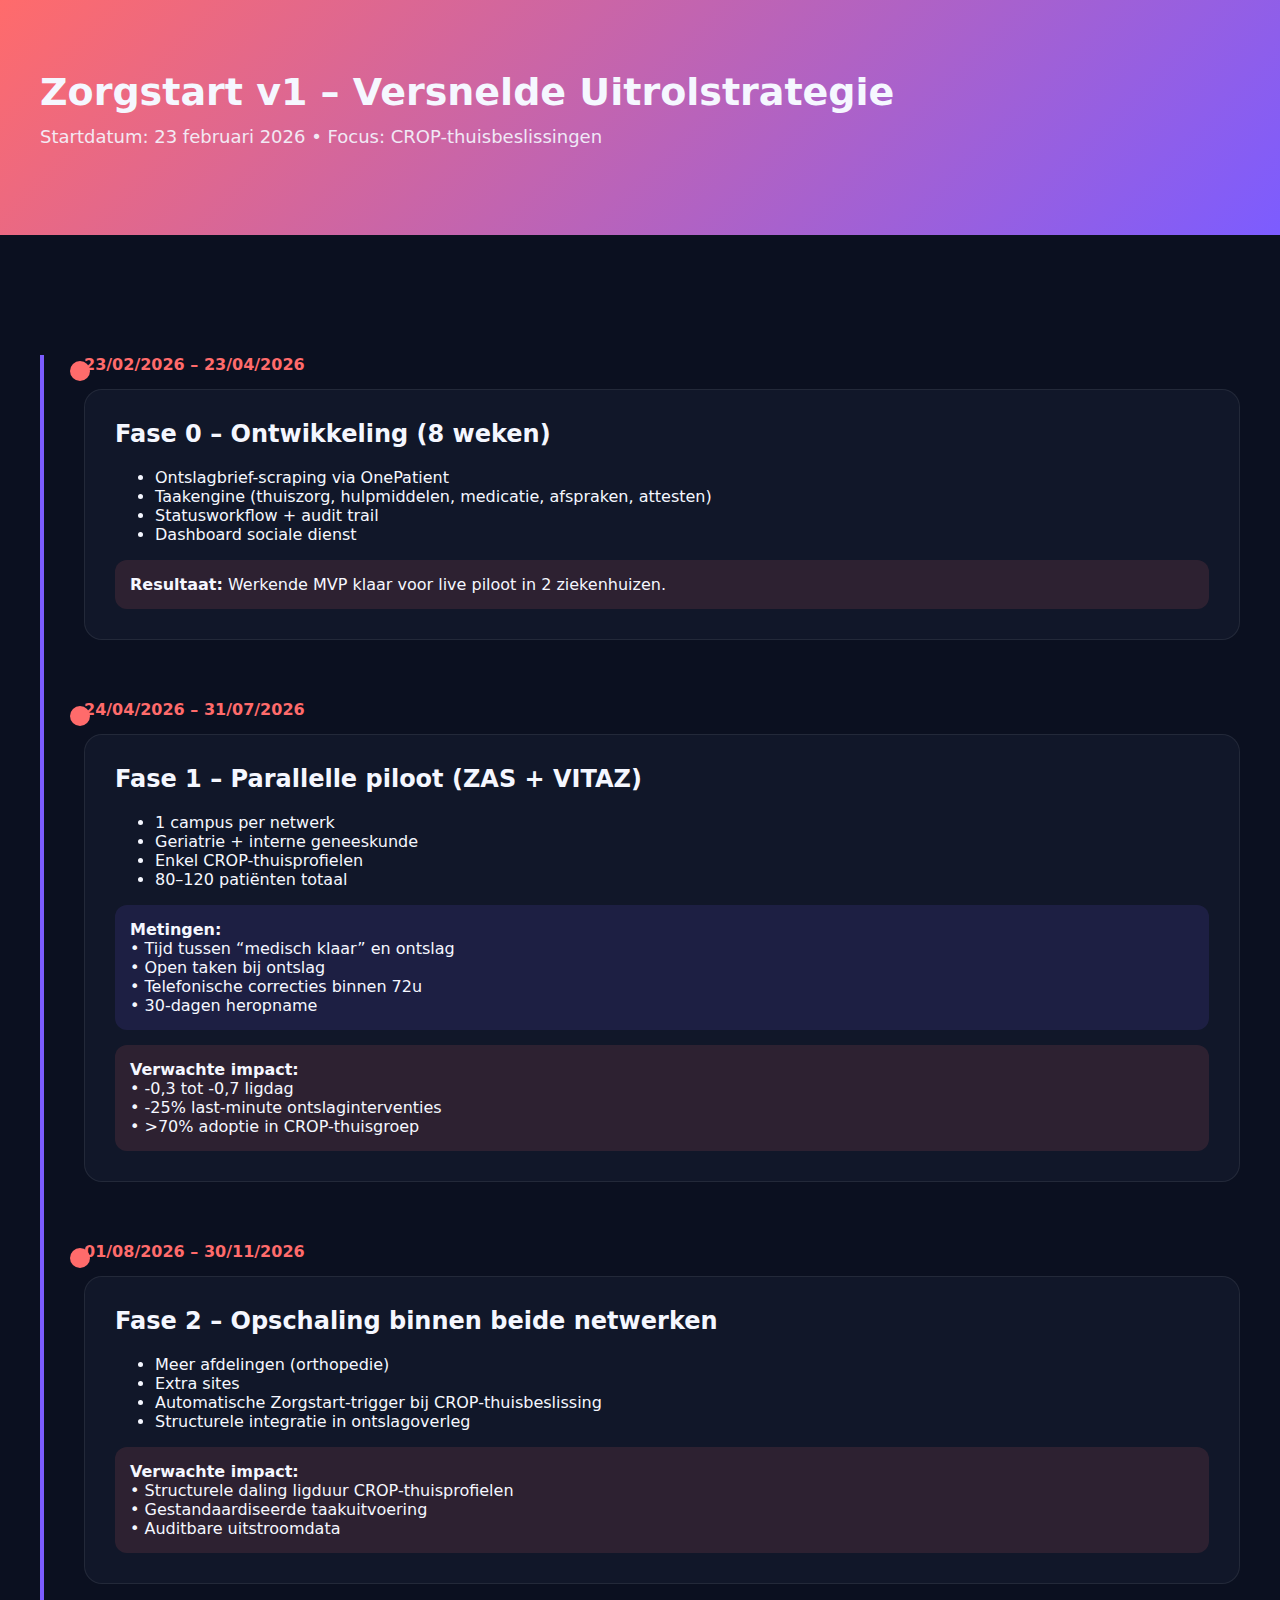
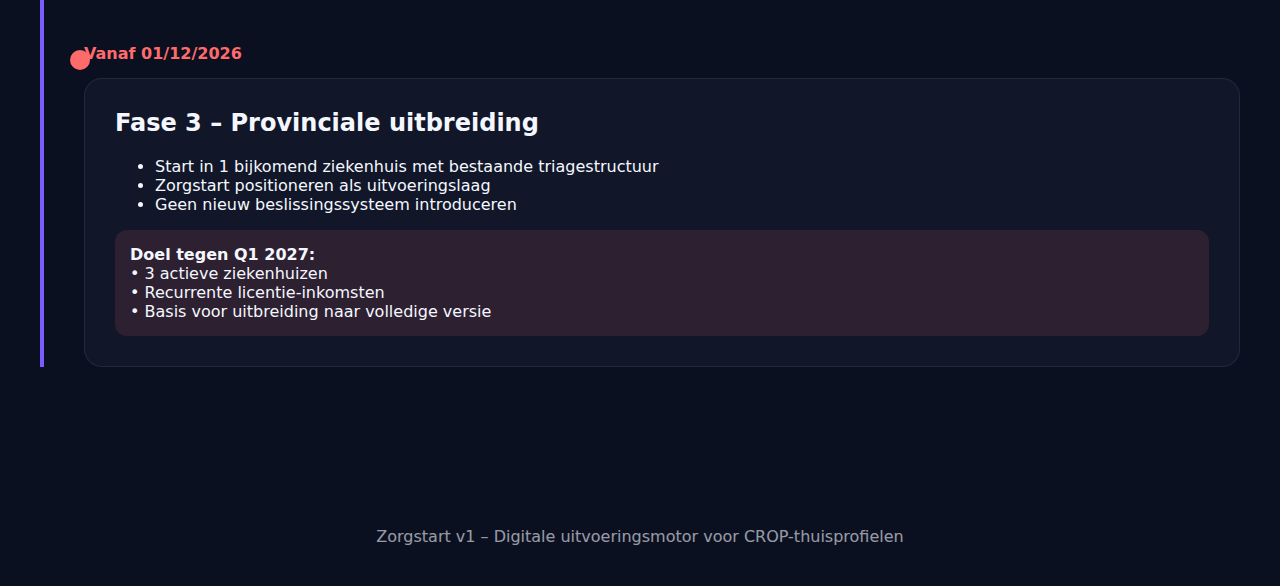
<file: uitrol-tijdslijn.html>
<!DOCTYPE html>
<html lang="nl">
<head>
<meta charset="UTF-8">
<meta name="viewport" content="width=device-width, initial-scale=1.0">
<title>Zorgstart v1 – Uitroltijdslijn</title>

<style>
body{
  margin:0;
  font-family:system-ui, -apple-system, sans-serif;
  background:#0b1020;
  color:#f5f7ff;
}

header{
  padding:70px 40px;
  background:linear-gradient(135deg,#ff6b6b,#7c5cff);
}

header h1{
  margin:0;
  font-size:38px;
}

header p{
  margin-top:12px;
  font-size:18px;
  opacity:.9;
}

.section{
  max-width:1200px;
  margin:auto;
  padding:60px 40px;
}

.timeline{
  position:relative;
  margin-top:60px;
  padding-left:40px;
  border-left:4px solid #7c5cff;
}

.milestone{
  margin-bottom:60px;
  position:relative;
}

.milestone::before{
  content:"";
  position:absolute;
  left:-14px;
  top:6px;
  width:20px;
  height:20px;
  border-radius:50%;
  background:#ff6b6b;
}

.date{
  font-weight:700;
  font-size:16px;
  color:#ff6b6b;
}

.card{
  margin-top:15px;
  background:#111729;
  padding:30px;
  border-radius:18px;
  border:1px solid rgba(255,255,255,.08);
}

.card h2{
  margin-top:0;
}

.kpi{
  margin-top:15px;
  padding:15px;
  background:rgba(124,92,255,.12);
  border-radius:12px;
}

.result{
  margin-top:15px;
  padding:15px;
  background:rgba(255,107,107,.12);
  border-radius:12px;
}

footer{
  text-align:center;
  padding:40px;
  opacity:.6;
}
</style>
</head>

<body>

<header>
  <h1>Zorgstart v1 – Versnelde Uitrolstrategie</h1>
  <p>Startdatum: 23 februari 2026 • Focus: CROP-thuisbeslissingen</p>
</header>

<div class="section">

<div class="timeline">

  <div class="milestone">
    <div class="date">23/02/2026 – 23/04/2026</div>
    <div class="card">
      <h2>Fase 0 – Ontwikkeling (8 weken)</h2>
      <ul>
        <li>Ontslagbrief-scraping via OnePatient</li>
        <li>Taakengine (thuiszorg, hulpmiddelen, medicatie, afspraken, attesten)</li>
        <li>Statusworkflow + audit trail</li>
        <li>Dashboard sociale dienst</li>
      </ul>
      <div class="result">
        <strong>Resultaat:</strong> Werkende MVP klaar voor live piloot in 2 ziekenhuizen.
      </div>
    </div>
  </div>

  <div class="milestone">
    <div class="date">24/04/2026 – 31/07/2026</div>
    <div class="card">
      <h2>Fase 1 – Parallelle piloot (ZAS + VITAZ)</h2>
      <ul>
        <li>1 campus per netwerk</li>
        <li>Geriatrie + interne geneeskunde</li>
        <li>Enkel CROP-thuisprofielen</li>
        <li>80–120 patiënten totaal</li>
      </ul>
      <div class="kpi">
        <strong>Metingen:</strong><br>
        • Tijd tussen “medisch klaar” en ontslag<br>
        • Open taken bij ontslag<br>
        • Telefonische correcties binnen 72u<br>
        • 30-dagen heropname
      </div>
      <div class="result">
        <strong>Verwachte impact:</strong><br>
        • -0,3 tot -0,7 ligdag<br>
        • -25% last-minute ontslaginterventies<br>
        • >70% adoptie in CROP-thuisgroep
      </div>
    </div>
  </div>

  <div class="milestone">
    <div class="date">01/08/2026 – 30/11/2026</div>
    <div class="card">
      <h2>Fase 2 – Opschaling binnen beide netwerken</h2>
      <ul>
        <li>Meer afdelingen (orthopedie)</li>
        <li>Extra sites</li>
        <li>Automatische Zorgstart-trigger bij CROP-thuisbeslissing</li>
        <li>Structurele integratie in ontslagoverleg</li>
      </ul>
      <div class="result">
        <strong>Verwachte impact:</strong><br>
        • Structurele daling ligduur CROP-thuisprofielen<br>
        • Gestandaardiseerde taakuitvoering<br>
        • Auditbare uitstroomdata
      </div>
    </div>
  </div>

  <div class="milestone">
    <div class="date">Vanaf 01/12/2026</div>
    <div class="card">
      <h2>Fase 3 – Provinciale uitbreiding</h2>
      <ul>
        <li>Start in 1 bijkomend ziekenhuis met bestaande triagestructuur</li>
        <li>Zorgstart positioneren als uitvoeringslaag</li>
        <li>Geen nieuw beslissingssysteem introduceren</li>
      </ul>
      <div class="result">
        <strong>Doel tegen Q1 2027:</strong><br>
        • 3 actieve ziekenhuizen<br>
        • Recurrente licentie-inkomsten<br>
        • Basis voor uitbreiding naar volledige versie
      </div>
    </div>
  </div>

</div>

</div>

<footer>
Zorgstart v1 – Digitale uitvoeringsmotor voor CROP-thuisprofielen
</footer>

</body>
</html>
</file>
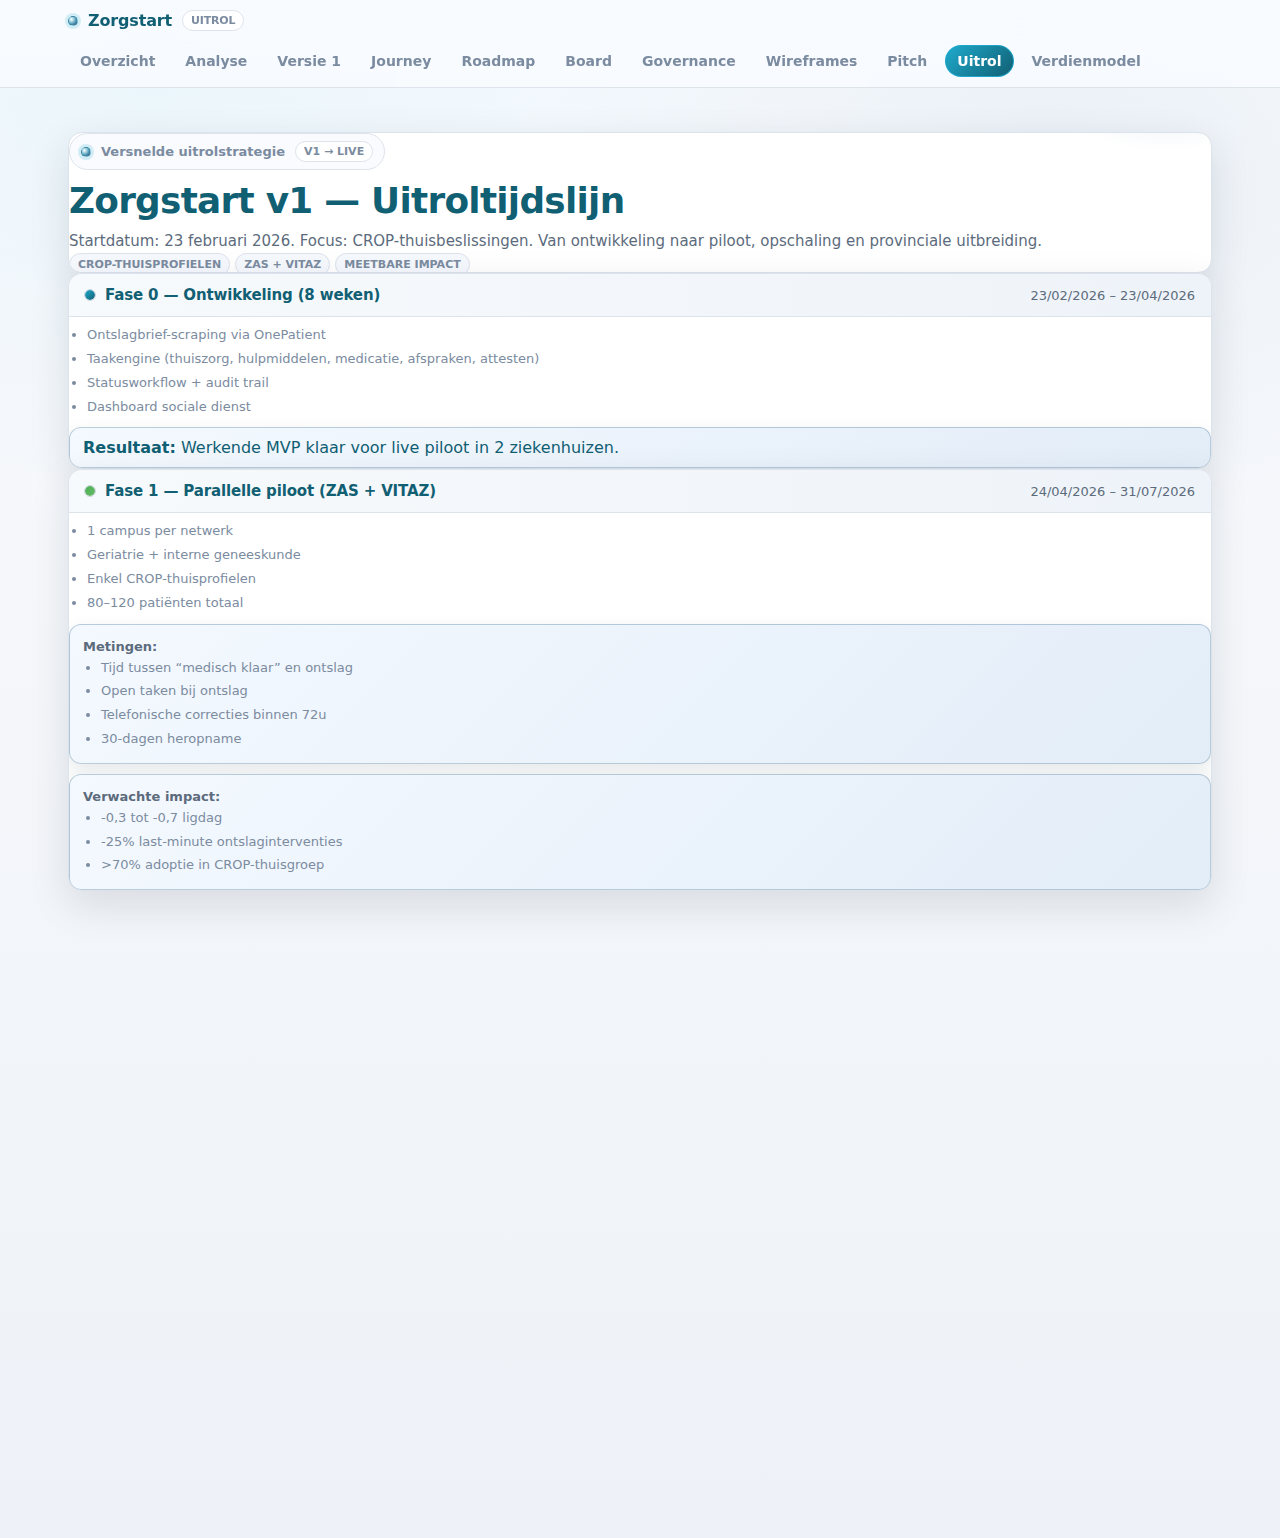
<file: uitrol.html>
<!doctype html>
<html lang="nl">
<head>
    <meta charset="utf-8" />
    <meta name="viewport" content="width=device-width,initial-scale=1" />
    <title>Zorgstart — Uitrolstrategie</title>
    <meta name="description" content="Versnelde uitrolstrategie Zorgstart v1: van ontwikkeling naar piloot, opschaling en provinciale uitbreiding." />
    <link rel="stylesheet" href="style.css" />
</head>
<body>
<div class="topbar">
    <div class="topbar-inner">
        <div class="brand">
            <span class="dot"></span>
            <span>Zorgstart</span>
            <span class="badge">Uitrol</span>
        </div>
        <nav>
            <a class="navlink" href="index.html">Overzicht</a>
            <a class="navlink" href="strategy.html">Analyse</a>
            <a class="navlink" href="v1.html">Versie 1</a>
            <a class="navlink" href="journey.html">Journey</a>
            <a class="navlink" href="roadmap.html">Roadmap</a>
            <a class="navlink" href="board.html">Board</a>
            <a class="navlink" href="governance.html">Governance</a>
            <a class="navlink" href="wireframes.html">Wireframes</a>
            <a class="navlink" href="pitch.html">Pitch</a>
            <a class="navlink" href="uitrol.html">Uitrol</a>
            <a class="navlink" href="verdienmodel.html">Verdienmodel</a>
        </nav>
    </div>
</div>

<div class="wrap">
    <section class="hero reveal" id="top">
        <div class="hero-inner">
            <div>
                <div class="pill">
                    <span class="dot"></span>
                    <span>Versnelde uitrolstrategie</span>
                    <span class="badge">v1 → live</span>
                </div>

                <h1>Zorgstart v1 — Uitroltijdslijn</h1>
                <p class="sub">
                    Startdatum: 23 februari 2026. Focus: CROP-thuisbeslissingen.
                    Van ontwikkeling naar piloot, opschaling en provinciale uitbreiding.
                </p>
                <div class="chiprow">
                    <span class="chip">CROP-thuisprofielen</span>
                    <span class="chip">ZAS + VITAZ</span>
                    <span class="chip">meetbare impact</span>
                </div>
            </div>
        </div>
    </section>

    <!-- Fase 0 -->
    <section class="panel reveal">
        <div class="head">
            <div class="title"><span class="swatch brand"></span> Fase 0 — Ontwikkeling (8 weken)</div>
            <div class="date-label" style="font-size:13px;color:var(--muted);">23/02/2026 – 23/04/2026</div>
        </div>
        <ul>
            <li>Ontslagbrief-scraping via OnePatient</li>
            <li>Taakengine (thuiszorg, hulpmiddelen, medicatie, afspraken, attesten)</li>
            <li>Statusworkflow + audit trail</li>
            <li>Dashboard sociale dienst</li>
        </ul>
        <div class="callout" style="margin-top:10px">
            <b>Resultaat:</b> Werkende MVP klaar voor live piloot in 2 ziekenhuizen.
        </div>
    </section>

    <!-- Fase 1 -->
    <section class="panel reveal">
        <div class="head">
            <div class="title"><span class="swatch accent"></span> Fase 1 — Parallelle piloot (ZAS + VITAZ)</div>
            <div class="date-label" style="font-size:13px;color:var(--muted);">24/04/2026 – 31/07/2026</div>
        </div>
        <ul>
            <li>1 campus per netwerk</li>
            <li>Geriatrie + interne geneeskunde</li>
            <li>Enkel CROP-thuisprofielen</li>
            <li>80–120 patiënten totaal</li>
        </ul>

        <div class="callout" style="margin-top:10px">
            <p><b>Metingen:</b></p>
            <ul style="margin:4px 0 0 0;padding-left:18px">
                <li>Tijd tussen “medisch klaar” en ontslag</li>
                <li>Open taken bij ontslag</li>
                <li>Telefonische correcties binnen 72u</li>
                <li>30-dagen heropname</li>
            </ul>
        </div>

        <div class="callout" style="margin-top:10px">
            <p><b>Verwachte impact:</b></p>
            <ul style="margin:4px 0 0 0;padding-left:18px">
                <li>-0,3 tot -0,7 ligdag</li>
                <li>-25% last-minute ontslaginterventies</li>
                <li>&gt;70% adoptie in CROP-thuisgroep</li>
            </ul>
        </div>
    </section>

    <!-- Fase 2 -->
    <section class="panel reveal">
        <div class="head">
            <div class="title"><span class="swatch accent"></span> Fase 2 — Opschaling binnen beide netwerken</div>
            <div class="date-label" style="font-size:13px;color:var(--muted);">01/08/2026 – 30/11/2026</div>
        </div>
        <ul>
            <li>Meer afdelingen (orthopedie)</li>
            <li>Extra sites</li>
            <li>Automatische Zorgstart-trigger bij CROP-thuisbeslissing</li>
            <li>Structurele integratie in ontslagoverleg</li>
        </ul>

        <div class="callout" style="margin-top:10px">
            <p><b>Verwachte impact:</b></p>
            <ul style="margin:4px 0 0 0;padding-left:18px">
                <li>Structurele daling ligduur CROP-thuisprofielen</li>
                <li>Gestandaardiseerde taakuitvoering</li>
                <li>Auditbare uitstroomdata</li>
            </ul>
        </div>
    </section>

    <!-- Fase 3 -->
    <section class="panel reveal">
        <div class="head">
            <div class="title"><span class="swatch brand"></span> Fase 3 — Provinciale uitbreiding</div>
            <div class="date-label" style="font-size:13px;color:var(--muted);">Vanaf 01/12/2026</div>
        </div>
        <ul>
            <li>Start in 1 bijkomend ziekenhuis met bestaande triagestructuur</li>
            <li>Zorgstart positioneren als uitvoeringslaag</li>
            <li>Geen nieuw beslissingssysteem introduceren</li>
        </ul>

        <div class="callout" style="margin-top:10px">
            <p><b>Doel tegen Q1 2027:</b></p>
            <ul style="margin:4px 0 0 0;padding-left:18px">
                <li>3 actieve ziekenhuizen</li>
                <li>Recurrente licentie-inkomsten</li>
                <li>Basis voor uitbreiding naar volledige versie</li>
            </ul>
        </div>
    </section>

    <div class="footer reveal">
        <div>Extra: <a href="verdienmodel.html">Verdienmodel</a> &middot; <a href="roadmap.html">Roadmap</a></div>
        <div class="small"><a href="index.html">← Terug naar Home</a></div>
    </div>
</div>

<script>
    const p=location.pathname.split('/').pop()||'index.html';
    document.querySelectorAll('.navlink').forEach(a=>{
        if(a.getAttribute('href')===p) a.classList.add('active');
    });
    const els=Array.from(document.querySelectorAll('.reveal'));
    const io=new IntersectionObserver(entries=>{
        entries.forEach(e=>{if(e.isIntersecting){e.target.classList.add('in');io.unobserve(e.target);}});
    },{threshold:.12});
    els.forEach(el=>io.observe(el));
</script>
</body>
</html>
</file>
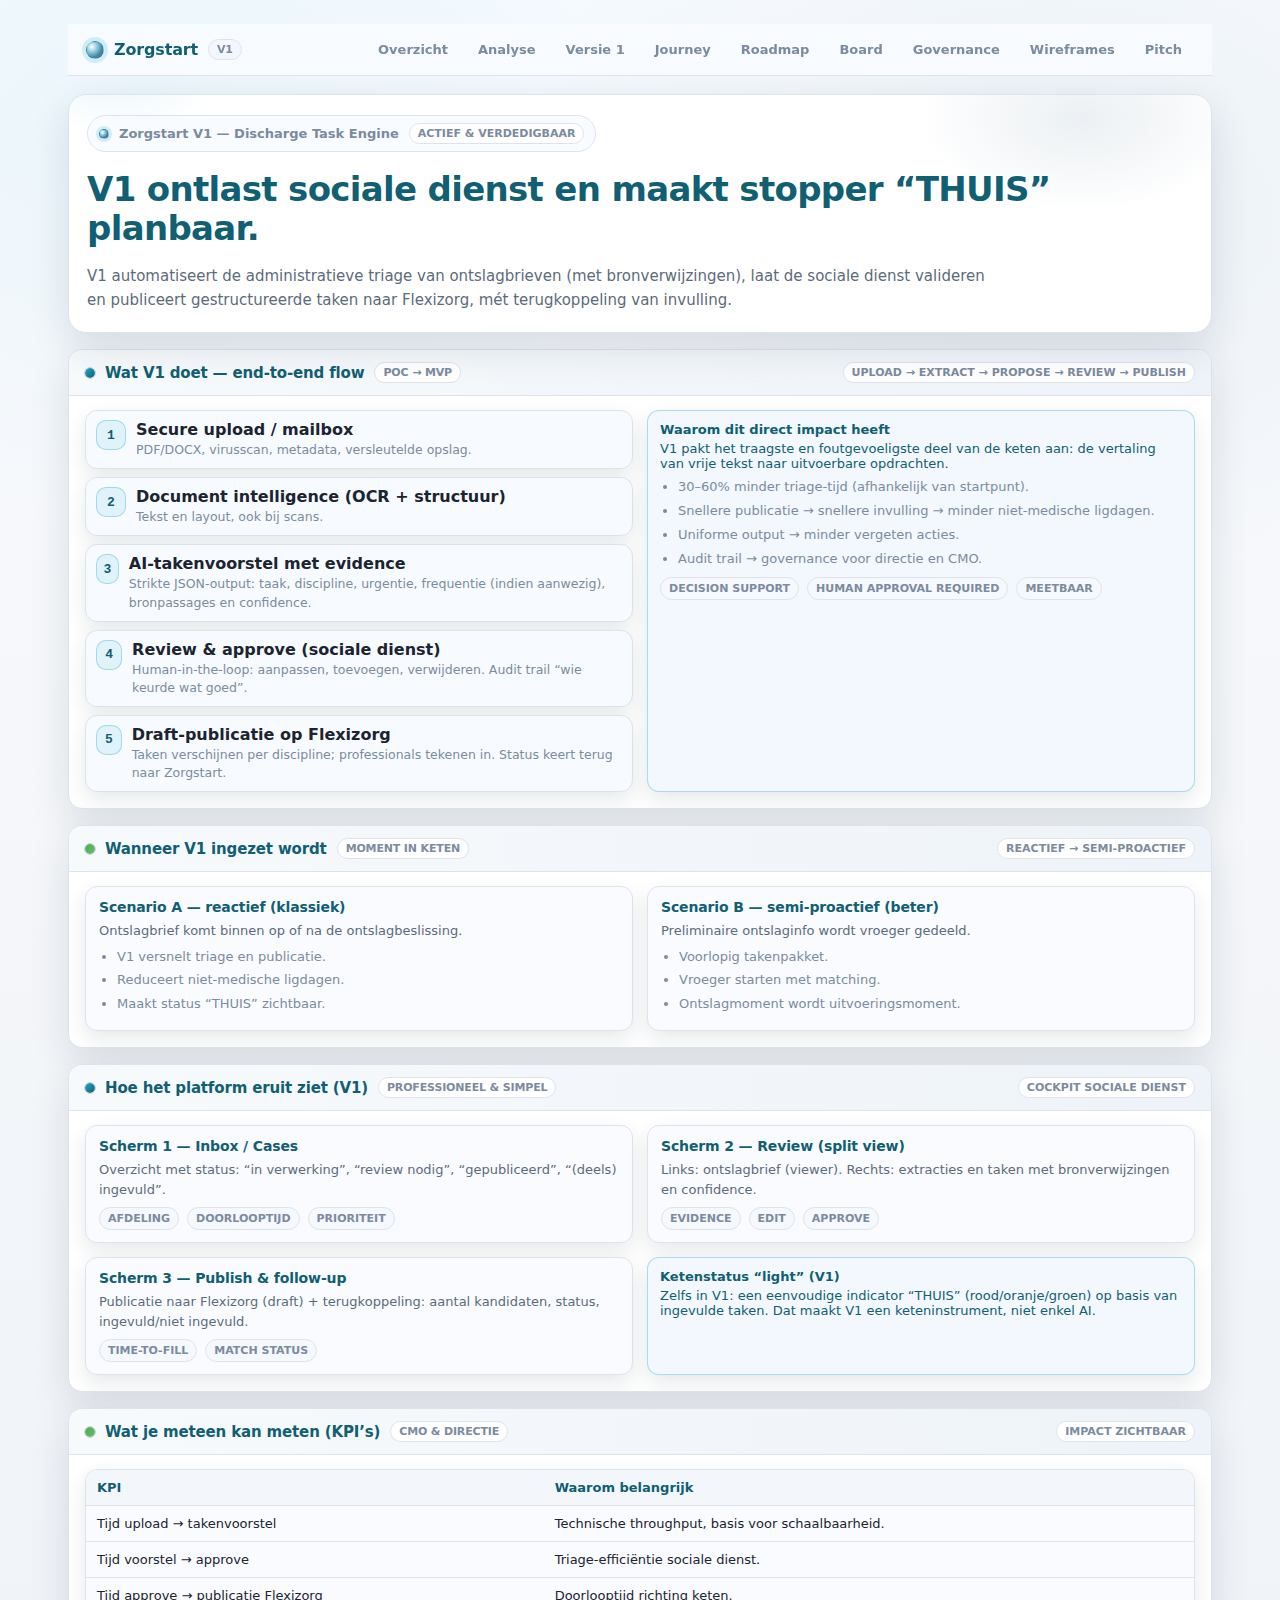
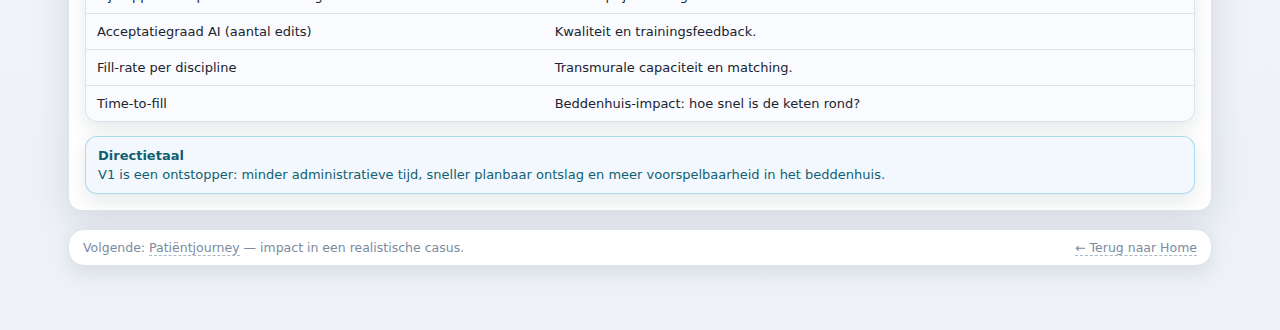
<file: v1.html>
<!doctype html>
<html lang="nl">
<head>
  <meta charset="utf-8" />
  <meta name="viewport" content="width=device-width,initial-scale=1" />
  <title>Zorgstart V1 — Discharge Task Engine</title>
  <meta name="description" content="Zorgstart V1: AI vertaalt ontslagbrieven naar zorgtaken met evidence, review door sociale dienst, publicatie naar Flexizorg, KPI’s." />

  <style>
    :root{
      --bg:#f5f7fa;
      --bg-soft:#ffffff;
      --border:#dde3eb;
      --border-strong:#c6d0dd;
      --text:#1b2430;
      --muted:#5c6b7c;
      --muted-soft:#7b8ba0;

      --brand:#1faacd;
      --brand-dark:#115f73;
      --accent:#4caf50;
      --bad:#e53935;

      --shadow:0 14px 40px rgba(15,35,52,.12);
      --shadow2:0 8px 20px rgba(15,35,52,.10);

      --r:14px;
      --r2:12px;

      --mono:ui-monospace,SFMono-Regular,Menlo,Monaco,Consolas,"Liberation Mono","Courier New",monospace;
      --sans:system-ui,-apple-system,Segoe UI,Roboto,Helvetica,Arial;
      --max:1180px;
    }

    *{box-sizing:border-box}
    html{scroll-behavior:smooth}
    body{
      margin:0;
      font-family:var(--sans);
      color:var(--text);
      background:
        radial-gradient(1100px 700px at 12% 5%, rgba(31,170,205,.06), transparent 60%),
        radial-gradient(900px 650px at 82% 10%, rgba(78,122,154,.08), transparent 60%),
        linear-gradient(180deg,#f8fbff 0%,var(--bg) 40%,#eef2f8 100%);
      overflow-x:hidden;
    }

    a{color:inherit; text-decoration:none}

    .wrap{max-width:var(--max);margin:0 auto;padding:24px 18px 64px}

    /* Topbar */
    .topbar{
      position:sticky; top:0; z-index:20;
      backdrop-filter: blur(12px);
      background: linear-gradient(180deg, rgba(248,251,255,.95), rgba(248,251,255,.9));
      border-bottom:1px solid var(--border);
    }
    .topbar-inner{
      max-width:var(--max); margin:0 auto;
      padding:10px 18px;
      display:flex; align-items:center; justify-content:space-between; gap:14px;
      flex-wrap:wrap;
    }
    .brand{
      display:flex; align-items:center; gap:10px;
      font-weight:800; letter-spacing:-.01em;
      color:var(--brand-dark);
    }
    .dot{
      width:18px;height:18px;border-radius:999px;
      background:
        radial-gradient(circle at 30% 30%,#ffffff,transparent 65%),
        linear-gradient(135deg,var(--brand),#4e7a9a);
      box-shadow: 0 0 0 4px rgba(31,170,205,.18);
      border:1px solid rgba(17,95,115,.20);
    }
    .badge{
      font-size:11px;
      padding:3px 8px;
      border-radius:999px;
      border:1px solid var(--border);
      background:#f3f7fc;
      color:var(--muted-soft);
      font-weight:700;
      text-transform:uppercase;
    }
    nav{
      display:flex; gap:6px; flex-wrap:wrap; align-items:center;
    }
    .navlink{
      color:var(--muted-soft);
      text-decoration:none;
      padding:7px 11px;
      border-radius:999px;
      border:1px solid transparent;
      background: transparent;
      transition: transform .12s ease, background .12s ease, border-color .12s ease, color .12s ease;
      font-weight:600;
      font-size:13px;
    }
    .navlink:hover{
      color:var(--brand-dark);
      background: rgba(31,170,205,.06);
      border-color: rgba(31,170,205,.25);
      transform: translateY(-1px);
    }

    /* Hero */
    .hero{
      margin-top:18px;
      border:1px solid var(--border);
      background:var(--bg-soft);
      border-radius:18px;
      box-shadow:var(--shadow);
      overflow:hidden;
      position:relative;
      padding:20px 18px;
    }
    .hero::before{
      content:"";
      position:absolute; inset:-120px;
      background:
        radial-gradient(closest-side at 12% 20%, rgba(31,170,205,.10), transparent 65%),
        radial-gradient(closest-side at 82% 30%, rgba(78,122,154,.12), transparent 65%);
      pointer-events:none;
      opacity:.9;
    }
    .hero-inner{
      position:relative; z-index:1;
      display:grid; gap:10px;
    }
    .pill{
      display:inline-flex; gap:10px; align-items:center;
      padding:7px 11px;
      border:1px solid var(--border);
      background: rgba(248,251,255,.95);
      border-radius:999px;
      width:fit-content;
      color:var(--muted-soft);
      font-weight:600;
      font-size:13px;
    }
    .pill .badge{background:#ffffff;}
    h1{
      margin:8px 0 6px;
      font-size:clamp(24px,2.8vw,34px);
      letter-spacing:-.02em;
      line-height:1.15;
      color:var(--brand-dark);
    }
    .sub{
      margin:0;
      color:var(--muted);
      font-size:15px;
      max-width:900px;
      line-height:1.6;
    }

    /* Panel */
    .panel{
      margin-top:16px;
      border:1px solid var(--border);
      background:var(--bg-soft);
      border-radius:var(--r);
      box-shadow:var(--shadow);
      overflow:hidden;
    }
    .head{
      padding:12px 16px;
      border-bottom:1px solid var(--border);
      display:flex; justify-content:space-between; align-items:center; gap:12px;
      flex-wrap:wrap;
      background:linear-gradient(90deg,#f7fafc,#eef3f9);
    }
    .title{
      display:flex; align-items:center; gap:10px;
      font-weight:750;
      font-size:15px;
      color:var(--brand-dark);
      letter-spacing:-.01em;
    }
    .swatch{
      width:10px;height:10px;border-radius:999px;
      background:#cad6e6;
      outline:1px solid rgba(198,208,221,.9);
    }
    .swatch.brand{background:linear-gradient(135deg,var(--brand),var(--brand-dark))}
    .swatch.accent{background:linear-gradient(135deg,var(--accent),#66bb6a)}
    .head .badge{background:#ffffff;}

    .content{
      padding:14px 16px 16px;
    }
    .grid2{
      display:grid;
      grid-template-columns:1fr 1fr;
      gap:14px;
    }
    @media(max-width:980px){
      .grid2{grid-template-columns:1fr}
    }

    .card{
      border:1px solid var(--border);
      background:#f9fbff;
      border-radius:12px;
      padding:12px 13px;
      box-shadow:var(--shadow2);
    }
    .card h3{
      margin:0 0 6px;
      font-size:14px;
      letter-spacing:-.01em;
      color:var(--brand-dark);
    }
    .card p{
      margin:0;
      color:var(--muted);
      font-size:13px;
      line-height:1.5;
    }
    .list{
      margin:6px 0 0 18px;
      padding:0;
      color:var(--muted-soft);
      font-size:13px;
      line-height:1.6;
    }
    .list li{margin:3px 0}

    .callout{
      border:1px solid rgba(31,170,205,.35);
      background:#f2f8fd;
      padding:11px 12px;
      border-radius:12px;
      box-shadow:var(--shadow2);
      font-size:13px;
      color:var(--brand-dark);
    }
    .callout b{display:block;margin-bottom:4px}

    /* Steps */
    .steps{
      display:grid;
      gap:8px;
    }
    .step{
      display:flex;
      gap:10px;
      align-items:flex-start;
      border:1px solid var(--border);
      background:#f7fbff;
      padding:9px 10px;
      border-radius:12px;
      box-shadow:var(--shadow2);
    }
    .num{
      width:30px;height:30px;border-radius:10px;
      display:grid;place-items:center;
      font-weight:800;
      font-size:13px;
      background:rgba(31,170,205,.10);
      border:1px solid rgba(31,170,205,.35);
      color:var(--brand-dark);
      font-family:var(--mono);
    }
    .mini{
      font-size:12.5px;
      color:var(--muted-soft);
      line-height:1.45;
      margin-top:2px;
    }

    .chips{
      display:flex; gap:8px; flex-wrap:wrap; margin-top:8px;
    }
    .chip{
      border:1px solid var(--border);
      background:#f5f8fd;
      padding:4px 8px;
      border-radius:999px;
      font-size:11px;
      color:var(--muted-soft);
      font-weight:700;
      text-transform:uppercase;
    }

    /* Table */
    .table{
      width:100%;
      border-collapse:separate;
      border-spacing:0;
      overflow:hidden;
      border-radius:12px;
      border:1px solid var(--border);
      background:#f9fbff;
      box-shadow:var(--shadow2);
      font-size:13px;
    }
    .table th,
    .table td{
      padding:10px 11px;
      border-bottom:1px solid var(--border);
      text-align:left;
      vertical-align:top;
    }
    .table th{
      background:#f3f7fc;
      font-weight:700;
      color:var(--brand-dark);
    }
    .table tr:last-child td{
      border-bottom:none;
    }

    /* Footer */
    .footer{
      margin-top:18px;
      padding:10px 14px;
      border:1px solid var(--border);
      background:#ffffff;
      border-radius:16px;
      color:var(--muted);
      display:flex;
      justify-content:space-between;
      gap:12px;
      flex-wrap:wrap;
      box-shadow:var(--shadow2);
    }
    .small{font-size:12.5px;color:var(--muted-soft)}
    .footer a{
      color:var(--muted-soft);
      text-decoration:none;
      border-bottom:1px dashed rgba(162,177,195,.9);
    }
    .footer a:hover{
      color:var(--brand-dark);
      border-bottom-color:rgba(31,170,205,.8);
    }
  </style>
</head>

<body>
  <div class="wrap">
    <div class="topbar">
      <div class="topbar-inner">
        <div class="brand">
          <span class="dot"></span>
          <span>Zorgstart</span>
          <span class="badge">V1</span>
        </div>
        <nav>
                  <a class="navlink" href="index.html">Overzicht</a>
        <a class="navlink" href="strategy.html">Analyse</a>
        <a class="navlink" href="v1.html">Versie 1</a>
        <a class="navlink" href="journey.html">Journey</a>
        <a class="navlink" href="roadmap.html">Roadmap</a>
        <a class="navlink" href="board.html">Board</a>
        <a class="navlink" href="governance.html">Governance</a>
        <a class="navlink" href="wireframes.html">Wireframes</a>
        <a class="navlink" href="pitch.html">Pitch</a>
      </div>
    </div>

    <section class="hero">
      <div class="hero-inner">
        <div class="pill">
          <span class="dot" style="width:10px;height:10px;box-shadow:0 0 0 3px rgba(31,170,205,.18);"></span>
          <span>Zorgstart V1 — Discharge Task Engine</span>
          <span class="badge">actief & verdedigbaar</span>
        </div>
        <h1>V1 ontlast sociale dienst en maakt stopper “THUIS” planbaar.</h1>
        <p class="sub">
          V1 automatiseert de administratieve triage van ontslagbrieven (met bronverwijzingen), laat de sociale dienst valideren
          en publiceert gestructureerde taken naar Flexizorg, mét terugkoppeling van invulling.
        </p>
      </div>
    </section>

    <section class="panel">
      <div class="head">
        <div class="title">
          <span class="swatch brand"></span>
          <span>Wat V1 doet — end-to-end flow</span>
          <span class="badge">POC → MVP</span>
        </div>
        <div class="badge">upload → extract → propose → review → publish</div>
      </div>

      <div class="content grid2">
        <div class="steps">
          <div class="step">
            <div class="num">1</div>
            <div>
              <b>Secure upload / mailbox</b>
              <div class="mini">PDF/DOCX, virusscan, metadata, versleutelde opslag.</div>
            </div>
          </div>
          <div class="step">
            <div class="num">2</div>
            <div>
              <b>Document intelligence (OCR + structuur)</b>
              <div class="mini">Tekst en layout, ook bij scans.</div>
            </div>
          </div>
          <div class="step">
            <div class="num">3</div>
            <div>
              <b>AI-takenvoorstel met evidence</b>
              <div class="mini">
                Strikte JSON-output: taak, discipline, urgentie, frequentie (indien aanwezig),
                bronpassages en confidence.
              </div>
            </div>
          </div>
          <div class="step">
            <div class="num">4</div>
            <div>
              <b>Review & approve (sociale dienst)</b>
              <div class="mini">
                Human-in-the-loop: aanpassen, toevoegen, verwijderen.
                Audit trail “wie keurde wat goed”.
              </div>
            </div>
          </div>
          <div class="step">
            <div class="num">5</div>
            <div>
              <b>Draft-publicatie op Flexizorg</b>
              <div class="mini">
                Taken verschijnen per discipline; professionals tekenen in.
                Status keert terug naar Zorgstart.
              </div>
            </div>
          </div>
        </div>

        <div class="callout">
          <b>Waarom dit direct impact heeft</b>
          V1 pakt het traagste en foutgevoeligste deel van de keten aan: de vertaling van vrije tekst naar uitvoerbare opdrachten.
          <ul class="list">
            <li>30–60% minder triage-tijd (afhankelijk van startpunt).</li>
            <li>Snellere publicatie → snellere invulling → minder niet-medische ligdagen.</li>
            <li>Uniforme output → minder vergeten acties.</li>
            <li>Audit trail → governance voor directie en CMO.</li>
          </ul>
          <div class="chips">
            <span class="chip">decision support</span>
            <span class="chip">human approval required</span>
            <span class="chip">meetbaar</span>
          </div>
        </div>
      </div>
    </section>

    <section class="panel" id="when">
      <div class="head">
        <div class="title">
          <span class="swatch accent"></span>
          <span>Wanneer V1 ingezet wordt</span>
          <span class="badge">moment in keten</span>
        </div>
        <div class="badge">reactief → semi-proactief</div>
      </div>

      <div class="content grid2">
        <div class="card">
          <h3>Scenario A — reactief (klassiek)</h3>
          <p>Ontslagbrief komt binnen op of na de ontslagbeslissing.</p>
          <ul class="list">
            <li>V1 versnelt triage en publicatie.</li>
            <li>Reduceert niet-medische ligdagen.</li>
            <li>Maakt status “THUIS” zichtbaar.</li>
          </ul>
        </div>
        <div class="card">
          <h3>Scenario B — semi-proactief (beter)</h3>
          <p>Preliminaire ontslaginfo wordt vroeger gedeeld.</p>
          <ul class="list">
            <li>Voorlopig takenpakket.</li>
            <li>Vroeger starten met matching.</li>
            <li>Ontslagmoment wordt uitvoeringsmoment.</li>
          </ul>
        </div>
      </div>
    </section>

    <section class="panel" id="ui">
      <div class="head">
        <div class="title">
          <span class="swatch brand"></span>
          <span>Hoe het platform eruit ziet (V1)</span>
          <span class="badge">professioneel & simpel</span>
        </div>
        <div class="badge">cockpit sociale dienst</div>
      </div>
      <div class="content grid2">
        <div class="card">
          <h3>Scherm 1 — Inbox / Cases</h3>
          <p>Overzicht met status: “in verwerking”, “review nodig”, “gepubliceerd”, “(deels) ingevuld”.</p>
          <div class="chips">
            <span class="chip">afdeling</span>
            <span class="chip">doorlooptijd</span>
            <span class="chip">prioriteit</span>
          </div>
        </div>
        <div class="card">
          <h3>Scherm 2 — Review (split view)</h3>
          <p>Links: ontslagbrief (viewer). Rechts: extracties en taken met bronverwijzingen en confidence.</p>
          <div class="chips">
            <span class="chip">evidence</span>
            <span class="chip">edit</span>
            <span class="chip">approve</span>
          </div>
        </div>
        <div class="card">
          <h3>Scherm 3 — Publish & follow-up</h3>
          <p>Publicatie naar Flexizorg (draft) + terugkoppeling: aantal kandidaten, status, ingevuld/niet ingevuld.</p>
          <div class="chips">
            <span class="chip">time-to-fill</span>
            <span class="chip">match status</span>
          </div>
        </div>
        <div class="callout">
          <b>Ketenstatus “light” (V1)</b>
          Zelfs in V1: een eenvoudige indicator “THUIS” (rood/oranje/groen) op basis van ingevulde taken.
          Dat maakt V1 een keteninstrument, niet enkel AI.
        </div>
      </div>
    </section>

    <section class="panel" id="kpi">
      <div class="head">
        <div class="title">
          <span class="swatch accent"></span>
          <span>Wat je meteen kan meten (KPI’s)</span>
          <span class="badge">CMO & directie</span>
        </div>
        <div class="badge">impact zichtbaar</div>
      </div>
      <div class="content">
        <table class="table" aria-label="KPI's">
          <tr><th>KPI</th><th>Waarom belangrijk</th></tr>
          <tr>
            <td>Tijd upload → takenvoorstel</td>
            <td>Technische throughput, basis voor schaalbaarheid.</td>
          </tr>
          <tr>
            <td>Tijd voorstel → approve</td>
            <td>Triage-efficiëntie sociale dienst.</td>
          </tr>
          <tr>
            <td>Tijd approve → publicatie Flexizorg</td>
            <td>Doorlooptijd richting keten.</td>
          </tr>
          <tr>
            <td>Acceptatiegraad AI (aantal edits)</td>
            <td>Kwaliteit en trainingsfeedback.</td>
          </tr>
          <tr>
            <td>Fill-rate per discipline</td>
            <td>Transmurale capaciteit en matching.</td>
          </tr>
          <tr>
            <td>Time-to-fill</td>
            <td>Beddenhuis-impact: hoe snel is de keten rond?</td>
          </tr>
        </table>
        <div class="callout" style="margin-top:14px">
          <b>Directietaal</b>
          V1 is een ontstopper: minder administratieve tijd, sneller planbaar ontslag en meer voorspelbaarheid in het beddenhuis.
        </div>
      </div>
    </section>

    <div class="footer">
      <div class="small">
        Volgende:
        <a href="journey.html">Patiëntjourney</a> — impact in een realistische casus.
      </div>
      <div class="small">
        <a href="index.html">← Terug naar Home</a>
      </div>
    </div>
  </div>
</body>
</html>
</file>
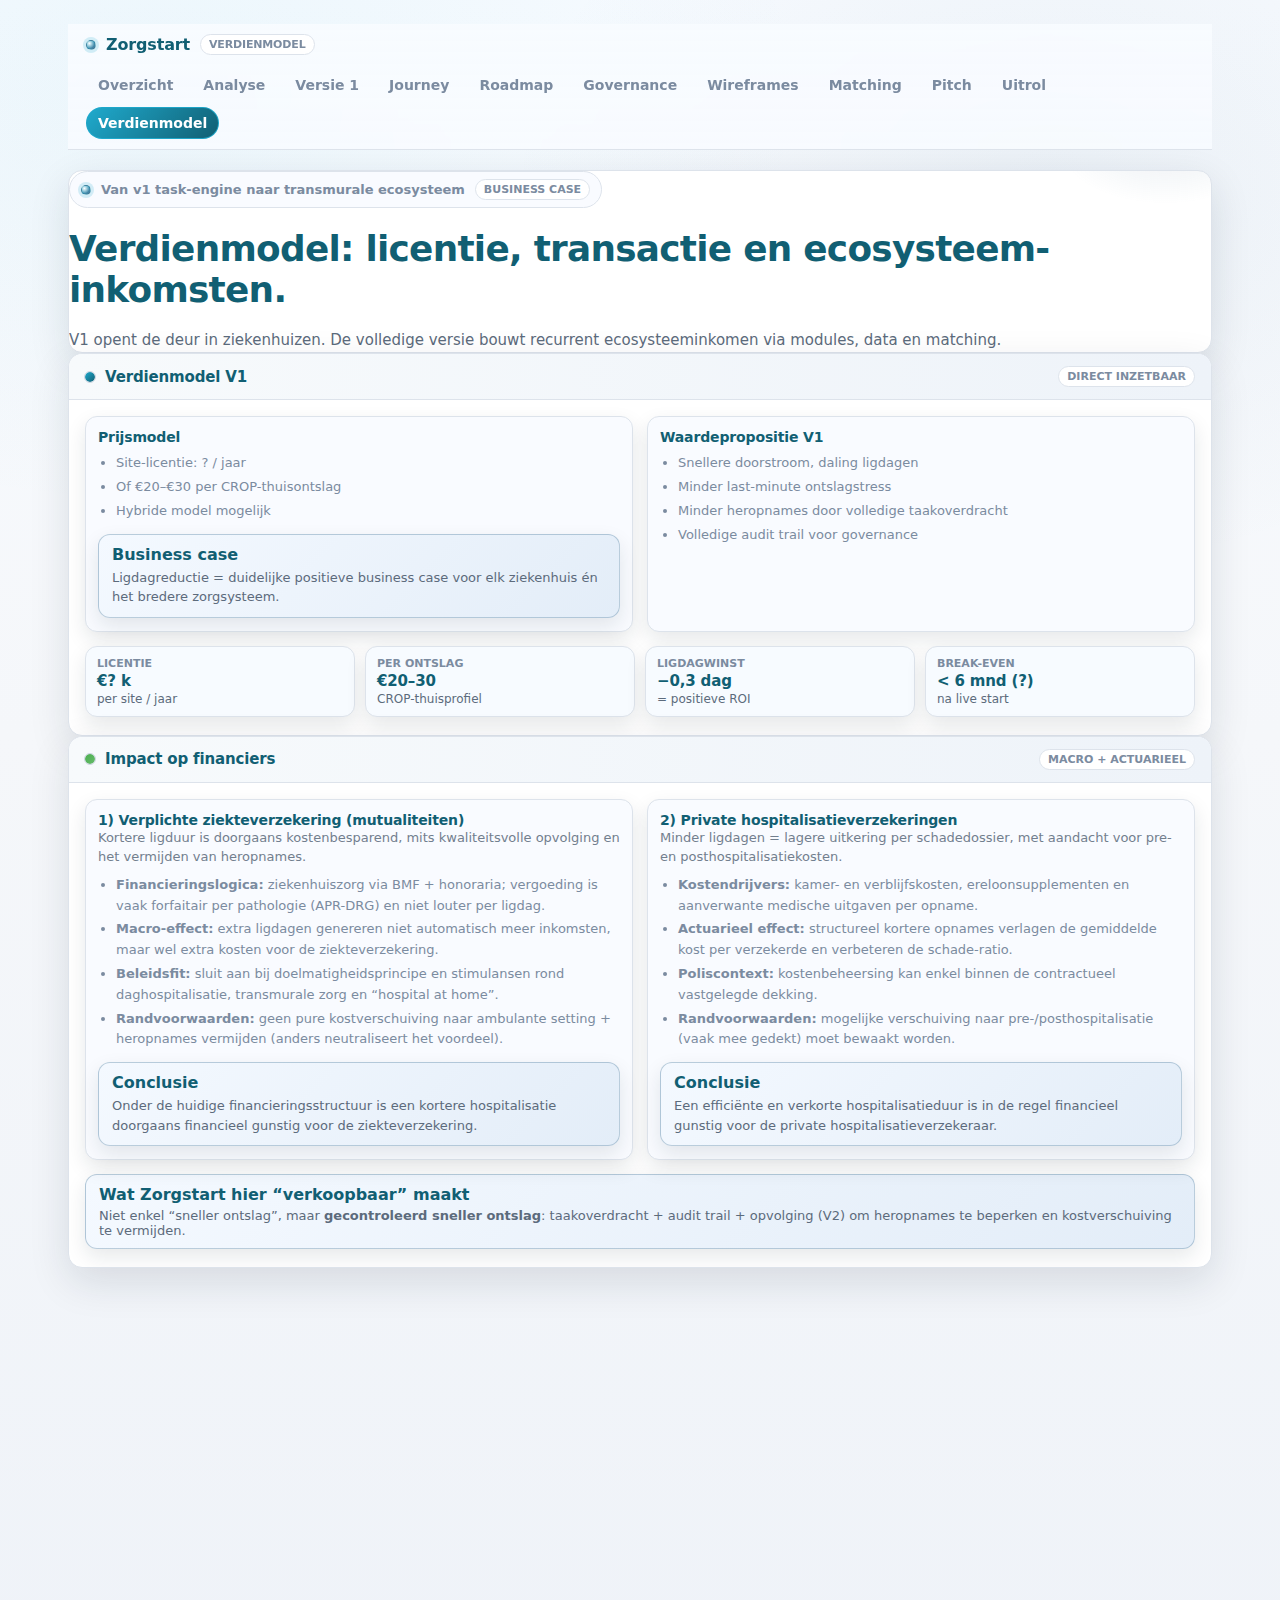
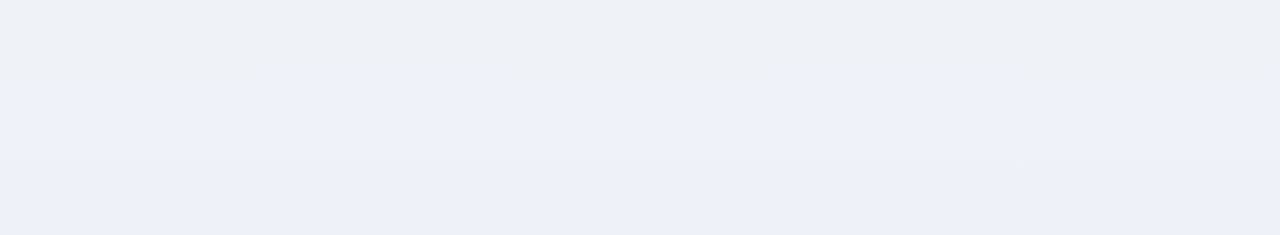
<file: verdienmodel.html>
<!doctype html>
<html lang="nl">
<head>
  <meta charset="utf-8" />
  <meta name="viewport" content="width=device-width,initial-scale=1" />
  <title>Zorgstart — Verdienmodel</title>
  <meta name="description" content="Verdienmodel Zorgstart: van v1 site-licentie naar modulair ecosysteem met zorgbundels, casemanagement en data-analytics." />
  <link rel="stylesheet" href="style.css" />
</head>
<body>
  <div class="wrap">

    <!-- TOPBAR -->
    <div class="topbar">
      <div class="topbar-inner">
        <div class="brand">
          <span class="dot"></span>
          <span>Zorgstart</span>
          <span class="badge">Verdienmodel</span>
        </div>
        <nav aria-label="Hoofdnavigatie">
          <a class="navlink" href="index.html">Overzicht</a>
          <a class="navlink" href="strategy.html">Analyse</a>
          <a class="navlink" href="v1.html">Versie 1</a>
          <a class="navlink" href="journey.html">Journey</a>
          <a class="navlink" href="roadmap.html">Roadmap</a>
          <a class="navlink" href="governance.html">Governance</a>
          <a class="navlink" href="wireframes.html">Wireframes</a>
          <a class="navlink" href="matching.html">Matching</a>
          <a class="navlink" href="pitch.html">Pitch</a>
          <a class="navlink" href="uitrol.html">Uitrol</a>
          <a class="navlink" href="verdienmodel.html">Verdienmodel</a>
        </nav>
      </div>
    </div>

    <!-- HERO -->
    <section class="hero reveal">
      <div class="hero-inner">
        <div class="pill">
          <span class="dot" style="width:10px;height:10px;box-shadow:0 0 0 3px rgba(31,170,205,.18);"></span>
          <span>Van v1 task-engine naar transmurale ecosysteem</span>
          <span class="badge">business case</span>
        </div>
        <h1>Verdienmodel: licentie, transactie en ecosysteem-inkomsten.</h1>
        <p class="sub">
          V1 opent de deur in ziekenhuizen. De volledige versie bouwt recurrent ecosysteeminkomen via modules, data en matching.
        </p>
      </div>
    </section>

    <!-- V1 -->
    <section class="panel reveal">
      <div class="head">
        <div class="title"><span class="swatch brand"></span> Verdienmodel V1</div>
        <span class="badge">direct inzetbaar</span>
      </div>
      <div class="body">
        <div class="grid2">
          <div class="card">
            <h3>Prijsmodel</h3>
            <ul>
              <li>Site-licentie: ? / jaar</li>
              <li>Of €20–€30 per CROP-thuisontslag</li>
              <li>Hybride model mogelijk</li>
            </ul>
            <div class="callout" style="margin-top:12px">
              <strong>Business case</strong>
              <p>Ligdagreductie = duidelijke positieve business case voor elk ziekenhuis én het bredere zorgsysteem.</p>
            </div>
          </div>
          <div class="card">
            <h3>Waardepropositie V1</h3>
            <ul>
              <li>Snellere doorstroom, daling ligdagen</li>
              <li>Minder last-minute ontslagstress</li>
              <li>Minder heropnames door volledige taakoverdracht</li>
              <li>Volledige audit trail voor governance</li>
            </ul>
          </div>
        </div>

        <div class="kpis" style="margin-top:14px">
          <div class="kpi"><div class="label">Licentie</div><div class="value">€? k</div><div class="hint">per site / jaar</div></div>
          <div class="kpi"><div class="label">Per ontslag</div><div class="value">€20–30</div><div class="hint">CROP-thuisprofiel</div></div>
          <div class="kpi"><div class="label">Ligdagwinst</div><div class="value">−0,3 dag</div><div class="hint">= positieve ROI</div></div>
          <div class="kpi"><div class="label">Break-even</div><div class="value">&lt; 6 mnd (?)</div><div class="hint">na live start</div></div>
        </div>
      </div>
    </section>

    <!-- PAYOR IMPACT (NEW) -->
    <section class="panel reveal">
      <div class="head">
        <div class="title"><span class="swatch accent"></span> Impact op financiers</div>
        <span class="badge">macro + actuarieel</span>
      </div>

      <div class="body">
        <div class="grid2">
          <div class="card">
            <h3>1) Verplichte ziekteverzekering (mutualiteiten)</h3>
            <p class="small" style="margin-top:-6px;opacity:.86">
              Kortere ligduur is doorgaans kostenbesparend, mits kwaliteitsvolle opvolging en het vermijden van heropnames.
            </p>
            <ul>
              <li><b>Financieringslogica:</b> ziekenhuiszorg via BMF + honoraria; vergoeding is vaak forfaitair per pathologie (APR-DRG) en niet louter per ligdag.</li>
              <li><b>Macro-effect:</b> extra ligdagen genereren niet automatisch meer inkomsten, maar wel extra kosten voor de ziekteverzekering.</li>
              <li><b>Beleidsfit:</b> sluit aan bij doelmatigheidsprincipe en stimulansen rond daghospitalisatie, transmurale zorg en “hospital at home”.</li>
              <li><b>Randvoorwaarden:</b> geen pure kostverschuiving naar ambulante setting + heropnames vermijden (anders neutraliseert het voordeel).</li>
            </ul>
            <div class="callout" style="margin-top:12px">
              <strong>Conclusie</strong>
              <p>Onder de huidige financieringsstructuur is een kortere hospitalisatie doorgaans financieel gunstig voor de ziekteverzekering.</p>
            </div>
          </div>

          <div class="card">
            <h3>2) Private hospitalisatieverzekeringen</h3>
            <p class="small" style="margin-top:-6px;opacity:.86">
              Minder ligdagen = lagere uitkering per schadedossier, met aandacht voor pre- en posthospitalisatiekosten.
            </p>
            <ul>
              <li><b>Kostendrijvers:</b> kamer- en verblijfskosten, ereloonsupplementen en aanverwante medische uitgaven per opname.</li>
              <li><b>Actuarieel effect:</b> structureel kortere opnames verlagen de gemiddelde kost per verzekerde en verbeteren de schade-ratio.</li>
              <li><b>Poliscontext:</b> kostenbeheersing kan enkel binnen de contractueel vastgelegde dekking.</li>
              <li><b>Randvoorwaarden:</b> mogelijke verschuiving naar pre-/posthospitalisatie (vaak mee gedekt) moet bewaakt worden.</li>
            </ul>
            <div class="callout" style="margin-top:12px">
              <strong>Conclusie</strong>
              <p>Een efficiënte en verkorte hospitalisatieduur is in de regel financieel gunstig voor de private hospitalisatieverzekeraar.</p>
            </div>
          </div>
        </div>

        <div class="callout" style="margin-top:14px">
          <strong>Wat Zorgstart hier “verkoopbaar” maakt</strong>
          <p>
            Niet enkel “sneller ontslag”, maar <b>gecontroleerd sneller ontslag</b>: taakoverdracht + audit trail + opvolging (V2) om heropnames te beperken en kostverschuiving te vermijden.
          </p>
        </div>
      </div>
    </section>

    <!-- V2+ -->
    <section class="panel reveal">
      <div class="head">
        <div class="title"><span class="swatch accent"></span> Volledige versie (V2+)</div>
        <span class="badge">modulair ecosysteem</span>
      </div>
      <div class="body">
        <div class="grid2">
          <div class="card">
            <h3>Module 1 — Zorgbundels</h3>
            <p>Upsell bovenop V1</p>
            <ul>
              <li>+ ? licentie</li>
              <li>Geavanceerde zorgpaden per probleemgebied</li>
              <li>Evidence-based bundelconfiguratie</li>
            </ul>
          </div>
          <div class="card">
            <h3>Module 2 — Coördinatie door Nurseline</h3>
            <p>Transmurale opvolging per patiënt</p>
            <ul>
              <li>Per-patiënt fee model — wie betaalt?</li>
              <li>Proactieve monitoring na ontslag</li>
              <li>Integratie met eerste lijn</li>
            </ul>
          </div>
        </div>

        <div class="grid2" style="margin-top:14px">
          <div class="card">
            <h3>Module 3 — Matching / Flexizorg</h3>
            <ul>
              <li>Transactiefee bij zorgopstart</li>
              <li>Netwerkversterking Altrio</li>
              <li>Automatische capaciteitsmatching</li>
            </ul>
          </div>
          <div class="card">
            <h3>Data & Analytics</h3>
            <ul>
              <li>Doorstroomrapportering per afdeling</li>
              <li>Heropname-analyse en trends</li>
              <li>Strategische dashboards voor directie</li>
            </ul>
          </div>
        </div>

        <div class="callout" style="margin-top:14px">
          <strong>Strategie</strong>
          <p>V1 opent de deur in ziekenhuizen. V2+ bouwt recurrent ecosysteeminkomen via modules, data en transmurale matching.</p>
        </div>
      </div>
    </section>

    <!-- FOOTER -->
    <div class="footer reveal">
      <div>
        <b>Zorgstart</b> — van ontslagtaak naar zorgplatform
        <span class="sep">·</span>
        <span class="small">Verdienmodel & groeipad</span>
      </div>
      <div class="small">
        <a href="uitrol.html">Uitrol</a>
        <span class="sep">·</span>
        <a href="pitch.html">Pitch</a>
        <span class="sep">·</span>
        <a href="index.html">← Home</a>
      </div>
    </div>

  </div>

  <script>
    const p = location.pathname.split('/').pop() || 'index.html';
    document.querySelectorAll('.navlink').forEach(a => {
      if (a.getAttribute('href') === p) a.classList.add('active');
    });

    const els = Array.from(document.querySelectorAll('.reveal'));
    const io = new IntersectionObserver(entries => {
      entries.forEach(e => {
        if (e.isIntersecting) {
          e.target.classList.add('in');
          io.unobserve(e.target);
        }
      });
    }, { threshold: .12 });
    els.forEach(el => io.observe(el));
  </script>
</body>
</html>
</file>
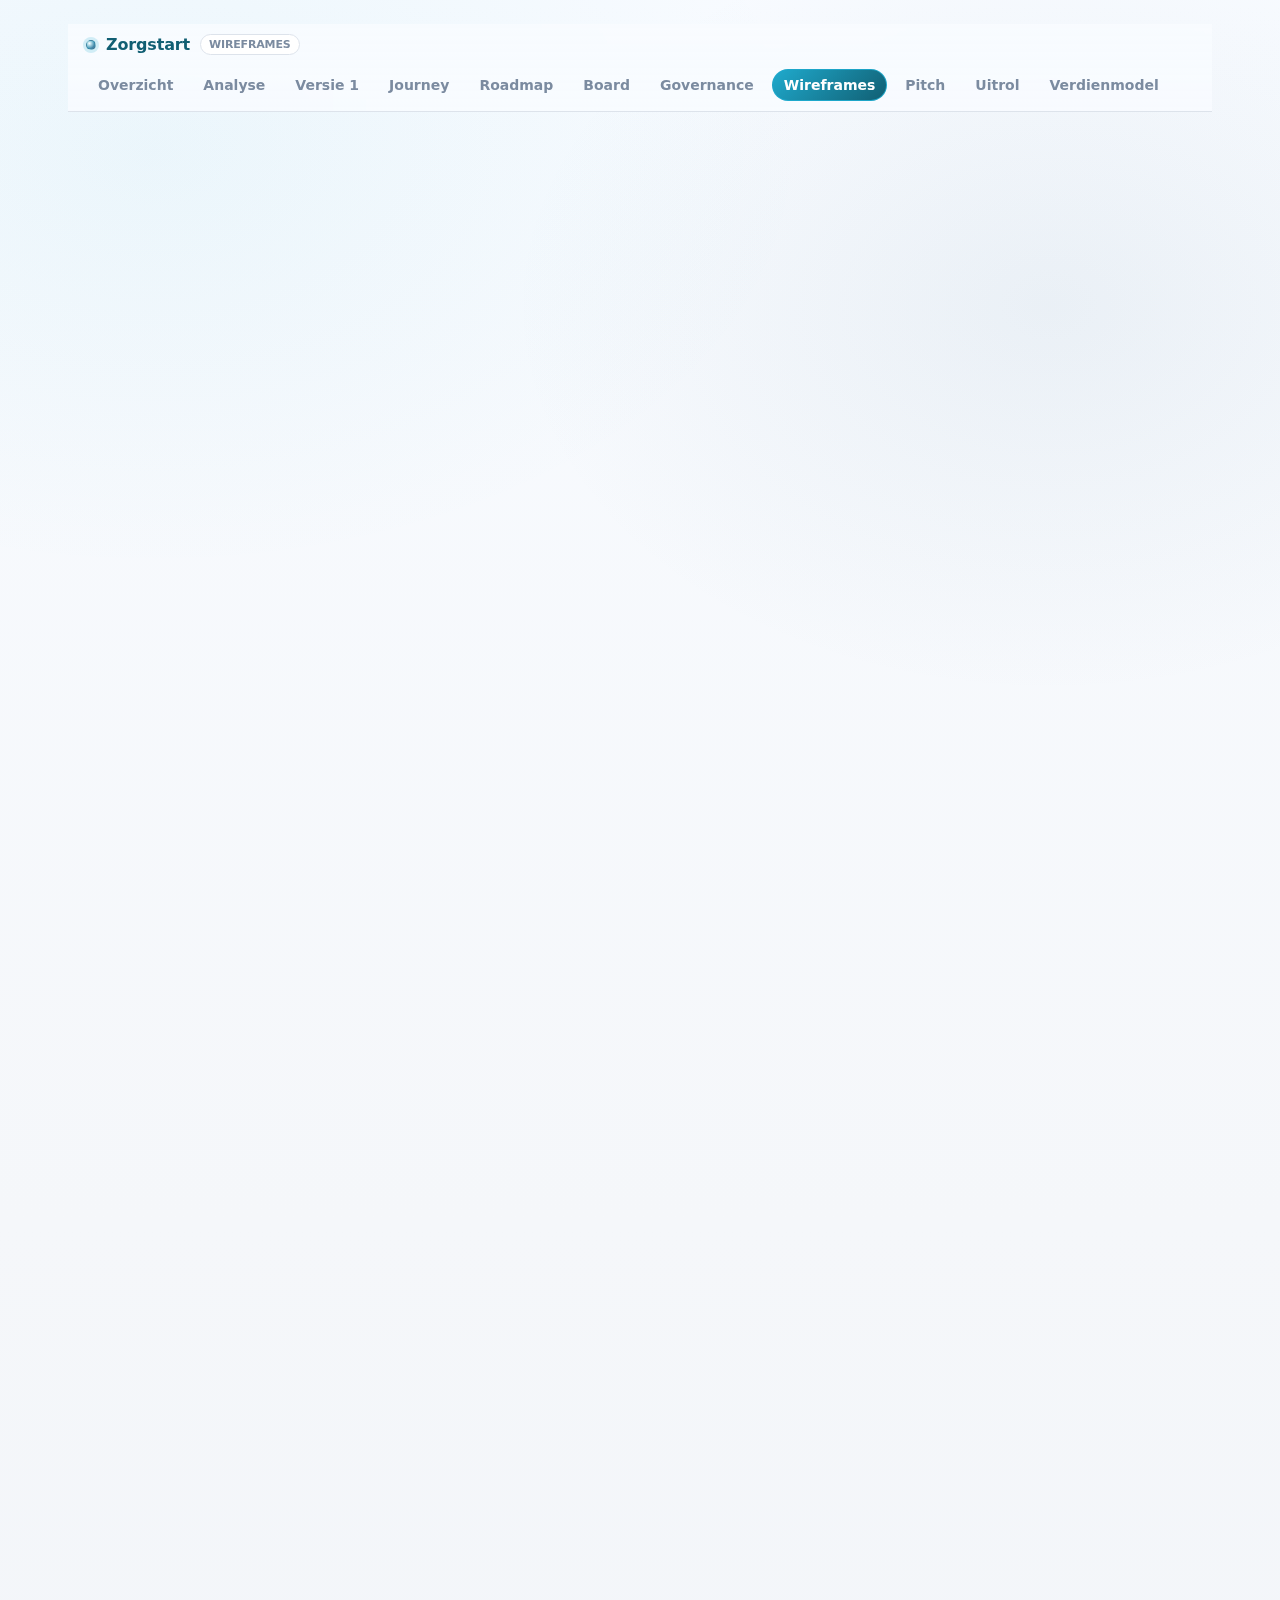
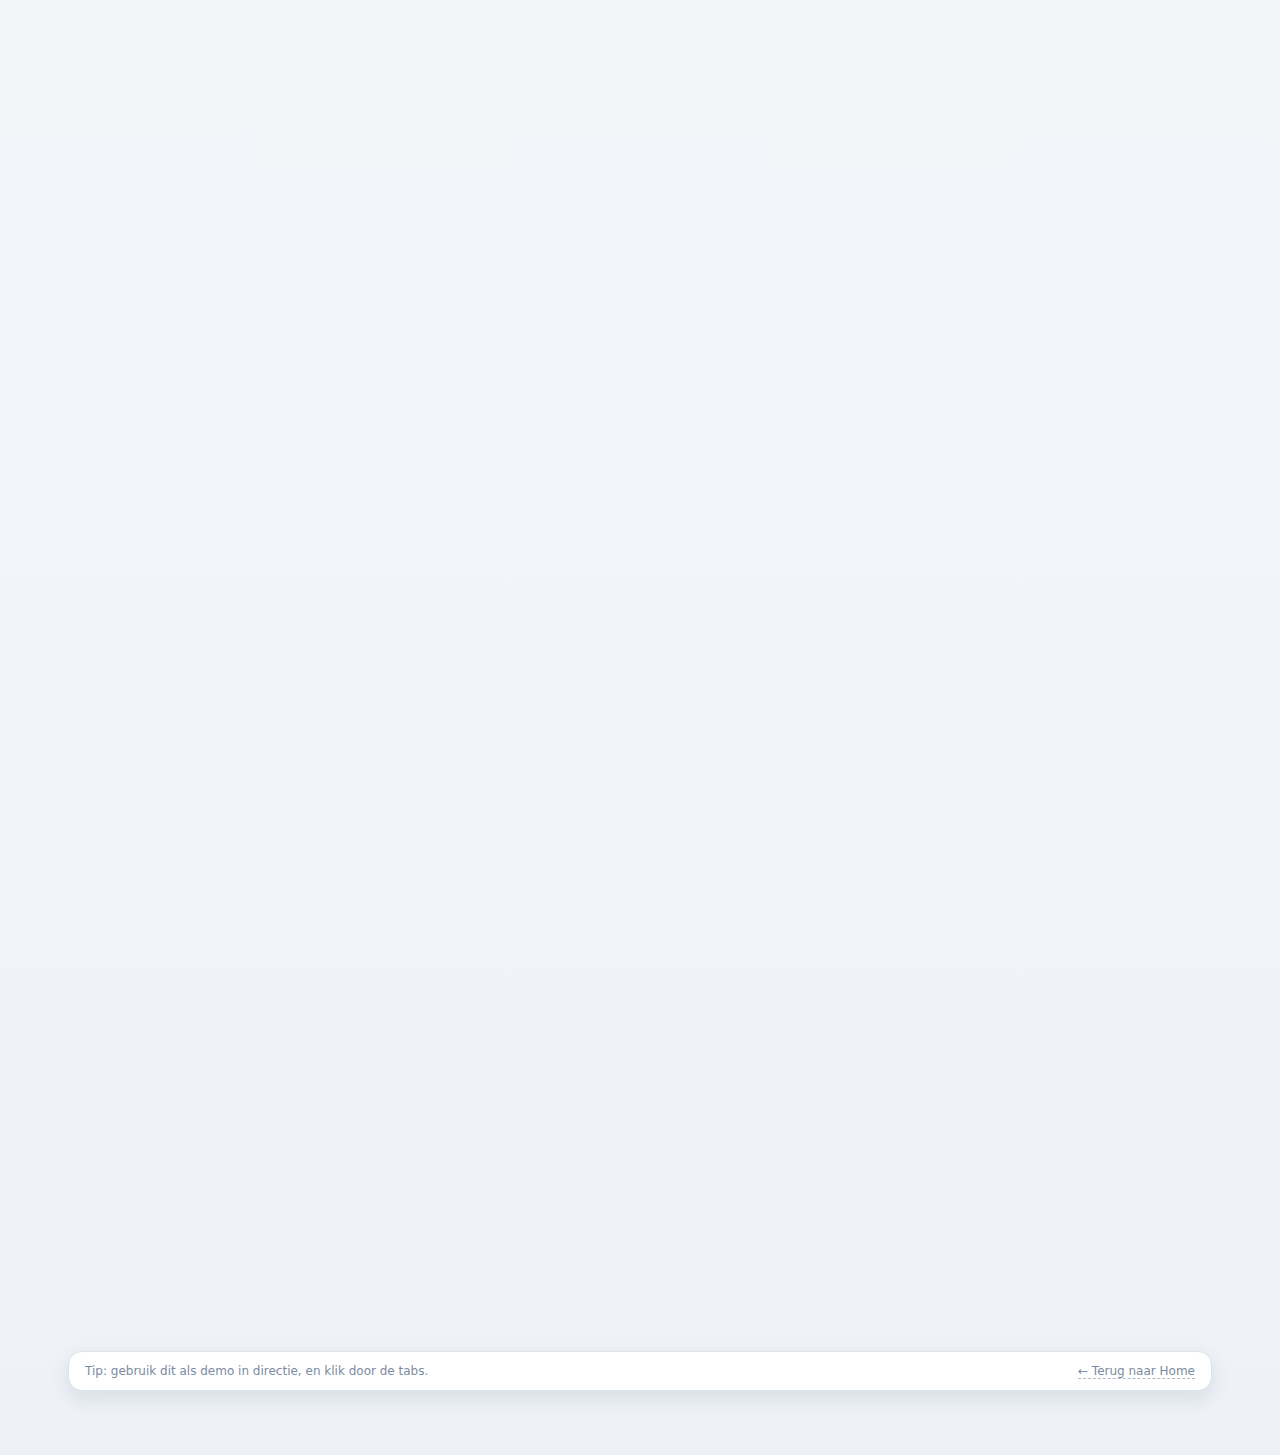
<file: wireframes.html>
<!doctype html>
<html lang="nl">
<head>
  <meta charset="utf-8" />
  <meta name="viewport" content="width=device-width,initial-scale=1" />
  <title>Zorgstart — Wireframes (V1 + richting volledige versie)</title>
  <meta name="description" content="Wireframes: Inbox, Review split view, Taken/Publish, Dashboard, en preview van Probleemgebieden/Bundels/Zorgplan." />

  <link rel="stylesheet" href="style.css" />
</head>

<body>
  <div class="wrap">
    <div class="topbar">
      <div class="topbar-inner">
        <div class="brand">
          <span class="dot"></span>
          <span>Zorgstart</span>
          <span class="badge">wireframes</span>
        </div>
        <nav>
                      <a class="navlink" href="index.html">Overzicht</a>
            <a class="navlink" href="strategy.html">Analyse</a>
            <a class="navlink" href="v1.html">Versie 1</a>
            <a class="navlink" href="journey.html">Journey</a>
            <a class="navlink" href="roadmap.html">Roadmap</a>
            <a class="navlink" href="board.html">Board</a>
            <a class="navlink" href="governance.html">Governance</a>
            <a class="navlink" href="wireframes.html">Wireframes</a>
            <a class="navlink" href="pitch.html">Pitch</a>
                      <a class="navlink" href="uitrol.html">Uitrol</a>
                      <a class="navlink" href="verdienmodel.html">Verdienmodel</a>
        </nav>
      </div>
    </div>

    <section class="hero">
      <div class="hero-inner">
        <div class="pill">
          <span class="dot" style="width:10px;height:10px;box-shadow:0 0 0 3px rgba(31,170,205,.18);"></span>
          <span>Wireframes (klikbaar)</span>
          <span class="badge">demo-look</span>
        </div>
        <h1>Zo kan Zorgstart eruitzien — V1 én preview van de volledige versie.</h1>
        <p class="sub">
          Dit zijn “screens” die je kan tonen alsof het een demo is: inbox → review → publish → dashboard → preview van probleemgebieden, bundels en zorgplan.
        </p>
      </div>
    </section>

    <section class="panel">
      <div class="head">
        <div class="title">
          <span class="swatch brand"></span>
          <span>Schermen</span>
        </div>
        <div class="tabs" id="tabs">
          <span class="tab active" data-screen="inbox">Inbox</span>
          <span class="tab" data-screen="review">Review</span>
          <span class="tab" data-screen="publish">Publish</span>
          <span class="tab" data-screen="dash">Dashboard</span>
          <span class="tab" data-screen="full">Volledige versie (preview)</span>
        </div>
      </div>

      <div class="content">
        <!-- INBOX -->
        <div class="screen active" id="inbox">
          <div class="frame">
            <div class="framebar">
              <b>Inbox — Cases</b>
              <div style="display:flex; gap:6px; flex-wrap:wrap">
                <button class="btn" type="button">+ Upload</button>
                <button class="btn" type="button">Filter</button>
                <button class="btn" type="button">Rapport</button>
              </div>
            </div>
            <div class="layout">
              <div class="box">
                <h3>Vandaag</h3>
                <div class="row">
                  <div>
                    <b>Case #1048</b>
                    <div class="muted">Orthopedie · ontslagbrief binnen</div>
                  </div>
                  <span class="pill2 warn">review nodig</span>
                </div>
                <div class="row">
                  <div>
                    <b>Case #1051</b>
                    <div class="muted">Geriatrie · scan (OCR)</div>
                  </div>
                  <span class="pill2 warn">in verwerking</span>
                </div>
                <div class="row">
                  <div>
                    <b>Case #1039</b>
                    <div class="muted">Neuro · gepubliceerd</div>
                  </div>
                  <span class="pill2 good">thuis groen</span>
                </div>
              </div>
              <div class="box">
                <h3>Snelle KPI’s</h3>
                <div class="row">
                  <div>
                    <b>Median upload → voorstel</b>
                    <div class="muted">document → AI-output</div>
                  </div>
                  <span class="pill2 good">6 min</span>
                </div>
                <div class="row">
                  <div>
                    <b>Median voorstel → approve</b>
                    <div class="muted">review sociale dienst</div>
                  </div>
                  <span class="pill2 good">14 min</span>
                </div>
                <div class="row">
                  <div>
                    <b>Open THUIS-stoppers</b>
                    <div class="muted">niet ingevulde taken</div>
                  </div>
                  <span class="pill2 bad">8</span>
                </div>
              </div>
            </div>
          </div>
        </div>

        <!-- REVIEW -->
        <div class="screen" id="review">
          <div class="frame">
            <div class="framebar">
              <b>Review — split view</b>
              <div style="display:flex; gap:6px; flex-wrap:wrap">
                <button class="btn" type="button">Opslaan</button>
                <button class="btn" type="button">Approve</button>
              </div>
            </div>
            <div class="layout">
              <div class="box">
                <h3>Document viewer</h3>
                <div class="muted">PDF links met highlights (evidence) per taak.</div>
                <div class="row">
                  <div>
                    <b>Highlighted passage</b>
                    <div class="muted">“Wondzorg 3×/week, start 48u …”</div>
                  </div>
                  <span class="pill2">evidence</span>
                </div>
                <div class="row">
                  <div>
                    <b>Highlighted passage</b>
                    <div class="muted">“Kinesitherapie 2×/week …”</div>
                  </div>
                  <span class="pill2">evidence</span>
                </div>
              </div>
              <div class="box">
                <h3>AI-voorstel → taken</h3>
                <div class="row">
                  <div>
                    <b>Wondzorg</b>
                    <div class="muted">Thuisverpleegkundige · 3×/week</div>
                  </div>
                  <span class="pill2 good">0.92</span>
                </div>
                <div class="row">
                  <div>
                    <b>Mobilisatie</b>
                    <div class="muted">Kinesist · 2×/week</div>
                  </div>
                  <span class="pill2 good">0.88</span>
                </div>
                <div class="row">
                  <div>
                    <b>Valpreventie</b>
                    <div class="muted">Ergotherapeut · 1×</div>
                  </div>
                  <span class="pill2 warn">0.74</span>
                </div>
                <div class="row">
                  <div>
                    <b>Medicatie-opvolging</b>
                    <div class="muted">Thuisverpleegkundige · dagelijks</div>
                  </div>
                  <span class="pill2 warn">0.78</span>
                </div>
                <div class="muted" style="margin-top:8px">
                  Bewerken, toevoegen, verwijderen; approve is verplicht voor publicatie.
                </div>
              </div>
            </div>
          </div>
        </div>

        <!-- PUBLISH -->
        <div class="screen" id="publish">
          <div class="frame">
            <div class="framebar">
              <b>Publish & follow-up</b>
              <div style="display:flex; gap:6px; flex-wrap:wrap">
                <button class="btn" type="button">Publiceer (draft)</button>
                <button class="btn" type="button">Herinnering</button>
              </div>
            </div>
            <div class="layout">
              <div class="box">
                <h3>Ketenstatus (V1 light)</h3>
                <div class="row">
                  <div>
                    <b>MED</b>
                    <div class="muted">klinisch klaar</div>
                  </div>
                  <span class="pill2 good">groen</span>
                </div>
                <div class="row">
                  <div>
                    <b>HOSP</b>
                    <div class="muted">transport/administratie</div>
                  </div>
                  <span class="pill2 warn">oranje</span>
                </div>
                <div class="row">
                  <div>
                    <b>THUIS</b>
                    <div class="muted">taken ingevuld?</div>
                  </div>
                  <span class="pill2 warn">oranje</span>
                </div>
              </div>
              <div class="box">
                <h3>Flexizorg-status</h3>
                <div class="row">
                  <div>
                    <b>Thuisverpleegkundige</b>
                    <div class="muted">2 kandidaten</div>
                  </div>
                  <span class="pill2 good">ingepland</span>
                </div>
                <div class="row">
                  <div>
                    <b>Kinesist</b>
                    <div class="muted">1 kandidaat</div>
                  </div>
                  <span class="pill2 good">ingepland</span>
                </div>
                <div class="row">
                  <div>
                    <b>Ergotherapeut</b>
                    <div class="muted">0 kandidaten</div>
                  </div>
                  <span class="pill2 bad">open</span>
                </div>
              </div>
            </div>
          </div>
        </div>

        <!-- DASH -->
        <div class="screen" id="dash">
          <div class="frame">
            <div class="framebar">
              <b>Dashboard — beddenhuisimpact</b>
              <div style="display:flex; gap:6px; flex-wrap:wrap">
                <button class="btn" type="button">Per afdeling</button>
                <button class="btn" type="button">Per discipline</button>
                <button class="btn" type="button">Export</button>
              </div>
            </div>
            <div class="layout">
              <div class="box">
                <h3>Kern-KPI’s</h3>
                <div class="row">
                  <div>
                    <b>Doorlooptijd upload → publish</b>
                    <div class="muted">median</div>
                  </div>
                  <span class="pill2 good">24 min</span>
                </div>
                <div class="row">
                  <div>
                    <b>Time-to-fill</b>
                    <div class="muted">median</div>
                  </div>
                  <span class="pill2 warn">8 u</span>
                </div>
                <div class="row">
                  <div>
                    <b>% AI-edits</b>
                    <div class="muted">kwaliteit & learning</div>
                  </div>
                  <span class="pill2 warn">22%</span>
                </div>
              </div>
              <div class="box">
                <h3>THUIS-stoppers</h3>
                <div class="row">
                  <div>
                    <b>Open taken</b>
                    <div class="muted">top 3 knelpunten</div>
                  </div>
                  <span class="pill2 bad">ergo · gezinszorg · hulpmiddelen</span>
                </div>
                <div class="muted" style="margin-top:8px">
                  Input voor ketenoverleg, portfolio en contractering.
                </div>
              </div>
            </div>
          </div>
        </div>

        <!-- FULL PREVIEW -->
        <div class="screen" id="full">
          <div class="frame">
            <div class="framebar">
              <b>Volledige versie (preview) — Probleemgebieden → bundels → zorgplan</b>
              <div style="display:flex; gap:6px; flex-wrap:wrap">
                <button class="btn" type="button">Zorgplan</button>
                <button class="btn" type="button">Patiëntversie</button>
              </div>
            </div>
            <div class="layout">
              <div class="box">
                <h3>Probleemgebieden (voorbeeld)</h3>
                <div class="row">
                  <div>
                    <b>Mobiliteit</b>
                    <div class="muted">impact: hoog</div>
                  </div>
                  <span class="pill2 warn">bundel</span>
                </div>
                <div class="row">
                  <div>
                    <b>Valrisico</b>
                    <div class="muted">impact: hoog</div>
                  </div>
                  <span class="pill2 warn">bundel</span>
                </div>
                <div class="row">
                  <div>
                    <b>Medicatiebeheer</b>
                    <div class="muted">polyfarmacie/insuline</div>
                  </div>
                  <span class="pill2 warn">schema</span>
                </div>
                <div class="row">
                  <div>
                    <b>Wondzorg</b>
                    <div class="muted">3×/week</div>
                  </div>
                  <span class="pill2 good">actief</span>
                </div>
              </div>
              <div class="box">
                <h3>Uw zorg thuis (patiëntvertaling)</h3>
                <div class="muted">
                  “Vanaf uw thuiskomst komt een verpleegkundige 3× per week voor uw wonde.
                  Een kinesist helpt u 2× per week met stappen. Uw medicatie wordt samen met u overlopen.
                  Bij koorts, roodheid of toenemende pijn contacteer …”
                </div>
                <div class="row" style="margin-top:8px">
                  <div>
                    <b>Contact</b>
                    <div class="muted">coördinator + huisarts</div>
                  </div>
                  <span class="pill2">1 klik</span>
                </div>
              </div>
            </div>
          </div>
        </div>

      </div>
    </section>

    <div class="footer">
      <div class="small">Tip: gebruik dit als demo in directie, en klik door de tabs.</div>
      <div class="small">
        <a href="index.html">← Terug naar Home</a>
      </div>
    </div>
  </div>

  <script>
    const tabs = Array.from(document.querySelectorAll('.tab'));
    const screens = Array.from(document.querySelectorAll('.screen'));
    tabs.forEach(t => t.addEventListener('click', () => {
      tabs.forEach(x => x.classList.remove('active'));
      screens.forEach(s => s.classList.remove('active'));
      t.classList.add('active');
      const id = t.dataset.screen;
      const screen = document.getElementById(id);
      if (screen) screen.classList.add('active');
      window.scrollTo({ top: 0, behavior: 'smooth' });
    }));
  </script>
  <script>
    const p=location.pathname.split('/').pop()||'index.html';
    document.querySelectorAll('.navlink').forEach(a=>{
      if(a.getAttribute('href')===p) a.classList.add('active');
    });
    document.querySelectorAll('section').forEach(s=>s.classList.add('reveal'));
  </script>

</body>
</html>
</file>
<file: style.css>
:root{
  /* Ziekenhuiskleurpalet: wit + blauw/groen, rustig en klinisch */
  --bg:#f5f7fa;
  --bg-soft:#ffffff;
  --border:#dde3eb;
  --border-strong:#c6d0dd;
  --text:#1b2430;
  --muted:#5c6b7c;
  --muted-soft:#7b8ba0;

  --brand:#1faacd;
  --brand-dark:#115f73;
  --accent:#4caf50;
  --bad:#e53935;
  --info:#4e7a9a;

  --shadow:0 14px 40px rgba(15,35,52,.12);
  --shadow2:0 8px 20px rgba(15,35,52,.10);

  --r:14px;
  --r2:12px;

  --mono:ui-monospace,SFMono-Regular,Menlo,Monaco,Consolas,"Liberation Mono","Courier New",monospace;
  --sans:system-ui,-apple-system,Segoe UI,Roboto,Helvetica,Arial;
  --max:1180px;
}

*{box-sizing:border-box}
html{scroll-behavior:smooth}
body{
  margin:0;
  font-family:var(--sans);
  color:var(--text);
  background:
    radial-gradient(1100px 700px at 12% 5%, rgba(31,170,205,.06), transparent 60%),
    radial-gradient(900px 650px at 82% 10%, rgba(78,122,154,.08), transparent 60%),
    linear-gradient(180deg,#f8fbff 0%,var(--bg) 40%,#eef2f8 100%);
  overflow-x:hidden;
}

.wrap{max-width:var(--max);margin:0 auto;padding:24px 18px 64px}

/* Top nav */
.topbar{
  position:sticky; top:0; z-index:20;
  backdrop-filter: blur(12px);
  background: linear-gradient(180deg, rgba(248,251,255,.92), rgba(248,251,255,.88));
  border-bottom:1px solid var(--border);
}
.topbar .inner,
.topbar .topbar-inner{
  max-width:var(--max); margin:0 auto;
  padding:10px 18px;
  display:flex; align-items:center; justify-content:space-between; gap:14px;
  flex-wrap:wrap;
}
.brand{
  display:flex; align-items:center; gap:10px;
  font-weight:800; letter-spacing:-.01em;
  color:var(--brand-dark);
}
.logo,
.dot{
  width:34px;height:34px;border-radius:10px;
  background:
    radial-gradient(circle at 30% 30%,#ffffff,transparent 65%),
    linear-gradient(135deg,var(--brand),#4e7a9a);
  box-shadow: 0 0 0 4px rgba(31,170,205,.15);
  border:1px solid rgba(17,95,115,.20);
}
.dot{
  width:10px;height:10px;border-radius:999px;
  box-shadow:0 0 0 3px rgba(31,170,205,.18);
}

.nav{
  display:flex; gap:6px; flex-wrap:wrap;
  align-items:center;
}
.nav a{
  color:var(--muted-soft);
  text-decoration:none;
  padding:7px 11px;
  border-radius:999px;
  border:1px solid transparent;
  background: transparent;
  transition: transform .12s ease, background .12s ease, border-color .12s ease, color .12s ease;
  font-weight:600;
  font-size:14px;
}
.nav a:hover{
  color:var(--brand-dark);
  background: rgba(31,170,205,.06);
  border-color: rgba(31,170,205,.25);
  transform: translateY(-1px);
}
.nav a.active{
  color:#ffffff;
  border-color: rgba(31,170,205,.9);
  background: linear-gradient(135deg,var(--brand),var(--brand-dark));
}

.kbd{
  font-family: var(--mono);
  font-size:11px;
  opacity:.9;
  padding:2px 8px;
  border-radius:999px;
  border:1px solid var(--border);
  background: #f3f7fc;
  color:var(--muted-soft);
}

/* Hero */
.hero{
  margin-top:20px;
  border:1px solid var(--border);
  border-radius: var(--r);
  background: var(--bg-soft);
  box-shadow: var(--shadow);
  overflow:hidden;
  position:relative;
}
.hero::before{
  content:"";
  position:absolute; inset:-120px;
  background:
    radial-gradient(closest-side at 12% 18%, rgba(31,170,205,.10), transparent 65%),
    radial-gradient(closest-side at 88% 22%, rgba(78,122,154,.12), transparent 65%),
    radial-gradient(closest-side at 50% 100%, rgba(177,209,219,.40), transparent 70%);
  pointer-events:none;
  opacity:.9;
}
.hero .inner{
  padding:26px 20px;
  display:grid;
  grid-template-columns: 1.35fr .75fr;
  gap:18px;
  align-items:start;
  position:relative;
  z-index:1;
}
@media(max-width:980px){ .hero .inner{grid-template-columns:1fr} }

.pill{
  display:inline-flex; gap:10px; align-items:center;
  padding:7px 11px;
  border:1px solid var(--border);
  background: rgba(248,251,255,.9);
  border-radius:999px;
  width:fit-content;
  color: var(--muted-soft);
  font-weight:600;
  font-size:13px;
}

h1{
  margin:10px 0 8px 0;
  font-size:clamp(26px,2.8vw,38px);
  letter-spacing:-.02em;
  line-height:1.15;
  color:var(--brand-dark);
}
.sub{
  margin:0;
  color:var(--muted);
  font-size:15px;
  line-height:1.6;
}

.ctaRow,
.hero-actions{
  display:flex;gap:10px;flex-wrap:wrap;margin-top:16px;
}
.btn{
  border:1px solid var(--border);
  background: #ffffff;
  color: var(--brand-dark);
  padding:9px 12px;
  border-radius: 999px;
  text-decoration:none;
  font-weight:700;
  letter-spacing:.01em;
  box-shadow: var(--shadow2);
  display:inline-flex; align-items:center; gap:8px;
  font-size:14px;
  transition: transform .12s ease, background .12s ease, border-color .12s ease, box-shadow .12s ease;
}
.btn:hover{
  transform:translateY(-1px);
  background:#f3f7fc;
  border-color:rgba(31,170,205,.35);
  box-shadow:0 10px 24px rgba(15,35,52,.12);
}
.btn.primary{
  border-color: rgba(31,170,205,.85);
  background: linear-gradient(135deg,var(--brand),var(--brand-dark));
  color:#ffffff;
}
.btn.primary:hover{
  background: linear-gradient(135deg,#1b9ac0,#0f5164);
}
.btn.ghost{
  background:transparent;
}

/* Mini panel */
.miniPanel{
  border:1px solid var(--border);
  border-radius: var(--r2);
  background: linear-gradient(135deg,#ffffff, #f3f7fc);
  padding:14px;
  box-shadow: var(--shadow2);
}
.miniPanel h3{
  margin:0 0 10px 0;
  font-size:14px;
  letter-spacing:-.01em;
  display:flex; align-items:center; justify-content:space-between;
  color: var(--brand-dark);
}
.miniPanel p{
  margin:0;
  color:var(--muted);
  font-size:13px;
  line-height:1.5;
}
.tagRow{
  display:flex;gap:6px;flex-wrap:wrap;margin-top:10px;
}
.tag{
  border:1px solid var(--border);
  background: #f5f8fd;
  padding:4px 8px;
  border-radius:999px;
  font-size:11px;
  color: var(--muted-soft);
  font-weight:700;
  text-transform:uppercase;
}

/* Panels / sections */
.section{margin-top:18px}
.panel{
  border:1px solid var(--border);
  border-radius: var(--r);
  background: var(--bg-soft);
  box-shadow: var(--shadow);
  overflow:hidden;
}
.panel .head{
  padding:12px 16px;
  border-bottom:1px solid var(--border);
  display:flex; align-items:center; justify-content:space-between; gap:12px;
  flex-wrap:wrap;
  background: linear-gradient(90deg,#f7fafc,#eef3f9);
}
.title{
  display:flex; align-items:center; gap:10px;
  font-weight:750; letter-spacing:-.01em;
  color:var(--brand-dark);
  font-size:15px;
}
.swatch{
  width:10px;height:10px;border-radius:999px;
  background:#cad6e6;
  outline:1px solid rgba(198,208,221,.9);
}
.swatch.brand{background:linear-gradient(135deg,var(--brand),var(--brand-dark))}
.swatch.accent{background:linear-gradient(135deg,var(--accent),#66bb6a)}
.swatch.bad{background:linear-gradient(135deg,var(--bad),#b71c1c)}

.badge{
  font-size:11px;
  padding:3px 8px;
  border-radius:999px;
  border:1px solid var(--border);
  background: #ffffff;
  color: var(--muted-soft);
  font-weight:700;
  text-transform:uppercase;
}
.panel .body{
  padding:16px 16px 18px;
}

/* Grids & cards */
.grid2{display:grid;grid-template-columns: 1fr 1fr; gap:14px}
.grid3{display:grid;grid-template-columns: repeat(3,1fr); gap:14px}
@media(max-width:980px){
  .grid2{grid-template-columns:1fr}
  .grid3{grid-template-columns:1fr}
}

.card{
  border:1px solid var(--border);
  background: #f9fbff;
  border-radius: 12px;
  padding:12px 12px 13px;
  box-shadow: var(--shadow2);
}
.card h3{
  margin:0 0 6px 0;
  font-size:14px;
  letter-spacing:-.01em;
  color:var(--brand-dark);
}
.card p{
  margin:0;
  color:var(--muted);
  font-size:13px;
  line-height:1.5;
}
ul{
  margin:8px 0 0 18px;
  color:var(--muted-soft);
  font-size:13px;
  line-height:1.6;
  padding:0;
}
li{margin:3px 0}

/* Callout */
.callout{
  margin-top:14px;
  border:1px solid rgba(78,122,154,.35);
  background: linear-gradient(135deg,#f4f9ff,#e3edf8);
  border-radius: 12px;
  padding:10px 13px;
  color: var(--brand-dark);
  box-shadow: var(--shadow2);
}
.callout p{
  margin:4px 0 0 0;
  color: var(--muted);
  font-size:13px;
}

/* KPI tiles */
.kpis{
  display:grid;
  grid-template-columns:repeat(4, minmax(0,1fr));
  gap:10px;
  margin-top:12px;
}
@media(max-width:980px){ .kpis{grid-template-columns:repeat(2, minmax(0,1fr));} }
.kpi{
  border:1px solid var(--border);
  background: #f7fbff;
  border-radius: 12px;
  padding:10px 11px;
  box-shadow: var(--shadow2);
  display:flex;
  flex-direction:column;
  gap:2px;
}
.kpi .label{
  color:var(--muted-soft);
  font-size:11px;
  font-weight:700;
  text-transform:uppercase;
}
.kpi .value{
  font-size:15px;
  font-weight:800;
  letter-spacing:-.01em;
  color:var(--brand-dark);
}
.kpi .hint{
  color:var(--muted);
  font-size:12px;
}

/* Footer */
.footer{
  margin-top:18px;
  border:1px solid var(--border);
  background: #ffffff;
  border-radius: var(--r);
  padding:12px 16px;
  color: var(--muted);
  display:flex; justify-content:space-between; align-items:center; gap:10px;
  flex-wrap:wrap;
  box-shadow: var(--shadow2);
}
.footer b{color:var(--brand-dark)}
.footer .small{font-size:12px;color:var(--muted-soft)}
.footer a{
  color:var(--muted-soft);
  text-decoration:none;
  border-bottom:1px dashed rgba(162,177,195,.9);
}
.footer a:hover{
  color:var(--brand-dark);
  border-bottom-color:rgba(31,170,205,.8);
}
.sep{margin:0 4px}

/* Reveal animatie */
.reveal{
  opacity:0;
  transform:translateY(8px);
  transition:opacity .45s ease, transform .45s ease;
}
.reveal.in{
  opacity:1;
  transform:translateY(0);
}

/* Compatibility: navlink class (used in pages with inline CSS) */
nav{
  display:flex; gap:6px; flex-wrap:wrap;
  align-items:center;
}
.navlink{
  color:var(--muted-soft);
  text-decoration:none;
  padding:7px 11px;
  border-radius:999px;
  border:1px solid transparent;
  background: transparent;
  transition: transform .12s ease, background .12s ease, border-color .12s ease, color .12s ease;
  font-weight:600;
  font-size:14px;
}
.navlink:hover{
  color:var(--brand-dark);
  background: rgba(31,170,205,.06);
  border-color: rgba(31,170,205,.25);
  transform: translateY(-1px);
}
.navlink.active{
  color:#ffffff;
  border-color: rgba(31,170,205,.9);
  background: linear-gradient(135deg,var(--brand),var(--brand-dark));
}

/* Common page elements */
a{color:inherit; text-decoration:none}
.hero-inner{
  position:relative; z-index:1; display:grid; gap:10px;
}
.content{
  padding:14px 16px 16px;
}
.list{
  margin:6px 0 0 18px;
  padding:0;
  color:var(--muted-soft);
  font-size:13px;
  line-height:1.6;
}
.list li{margin:3px 0}
.small{font-size:12.5px;color:var(--muted-soft)}

/* Steps (v1 page) */
.steps{display:grid; gap:8px}
.step{
  display:flex; gap:10px; align-items:flex-start;
  border:1px solid var(--border); background:#f7fbff;
  padding:9px 10px; border-radius:12px; box-shadow:var(--shadow2);
}
.num{
  width:30px;height:30px;border-radius:10px;
  display:grid;place-items:center;
  font-weight:800; font-size:13px;
  background:rgba(31,170,205,.10);
  border:1px solid rgba(31,170,205,.35);
  color:var(--brand-dark);
  font-family:var(--mono);
}
.mini{font-size:12.5px; color:var(--muted-soft); line-height:1.45; margin-top:2px}
.chips{display:flex; gap:8px; flex-wrap:wrap; margin-top:8px}
.chip{
  border:1px solid var(--border); background:#f5f8fd;
  padding:4px 8px; border-radius:999px;
  font-size:11px; color:var(--muted-soft); font-weight:700; text-transform:uppercase;
}

/* Table */
.table{
  width:100%; border-collapse:separate; border-spacing:0;
  overflow:hidden; border-radius:12px;
  border:1px solid var(--border); background:#f9fbff;
  box-shadow:var(--shadow2); font-size:13px;
}
.table th, .table td{
  padding:10px 11px; border-bottom:1px solid var(--border);
  text-align:left; vertical-align:top;
}
.table th{background:#f3f7fc; font-weight:700; color:var(--brand-dark)}
.table tr:last-child td{border-bottom:none}

/* Timeline (journey page) */
.timeline{display:grid; gap:8px}
.event{
  display:flex; gap:10px; align-items:flex-start;
  border:1px solid var(--border); background:#f7fbff;
  padding:9px 10px; border-radius:12px; box-shadow:var(--shadow2);
}
.dot2{
  width:12px;height:12px;border-radius:999px;
  background:#cad6e6; outline:1px solid rgba(198,208,221,.9); margin-top:4px;
}
.dot2.good{background:linear-gradient(135deg,var(--accent),#66bb6a)}
.dot2.bad{background:linear-gradient(135deg,var(--bad),#b71c1c)}
</file>
